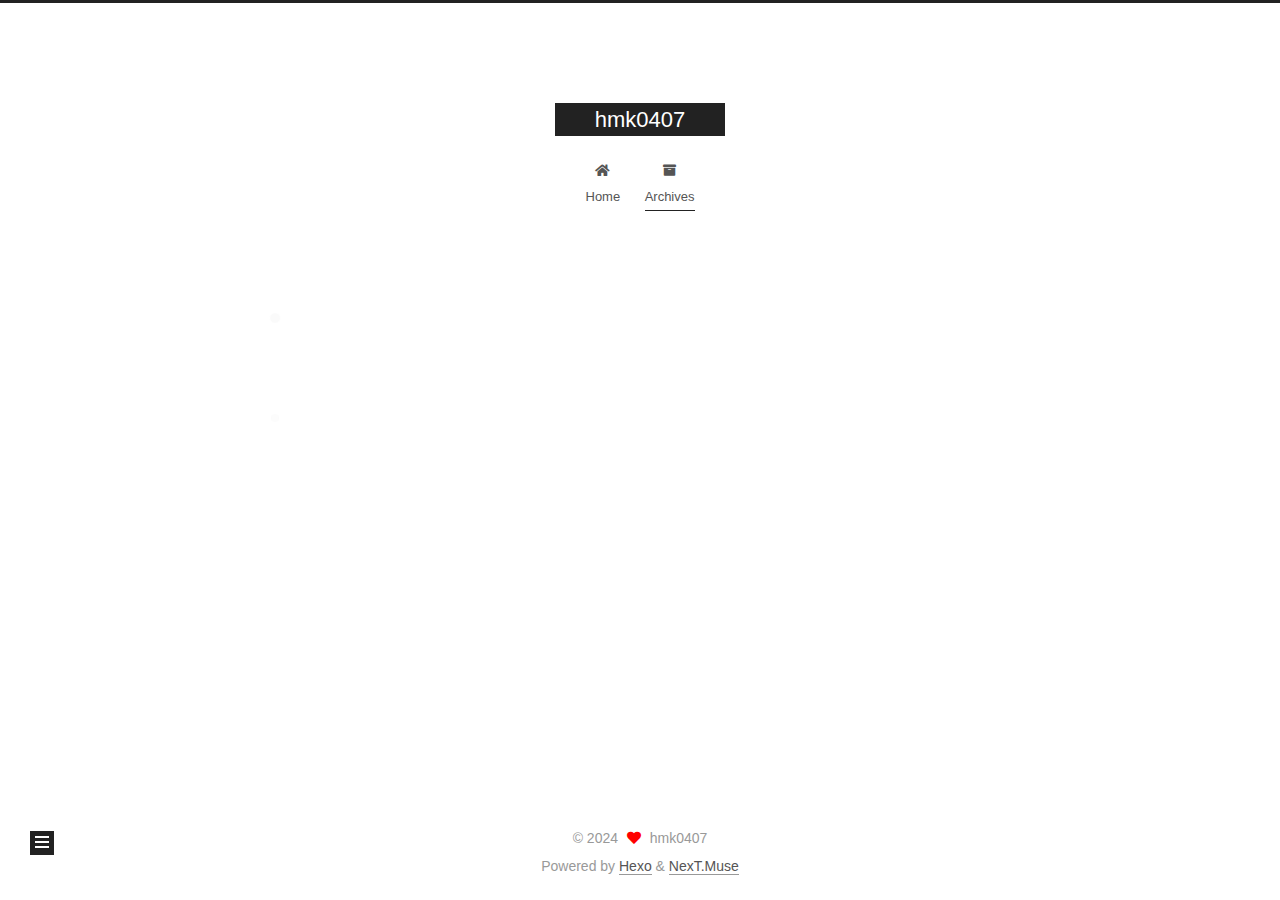
<file: archives/index.html>
<!DOCTYPE html>
<html lang="zh-Hans">
<head>
  <meta charset="UTF-8">
<meta name="viewport" content="width=device-width, initial-scale=1, maximum-scale=2">
<meta name="theme-color" content="#222">
<meta name="generator" content="Hexo 7.3.0">
  <link rel="apple-touch-icon" sizes="180x180" href="/images/apple-touch-icon-next.png">
  <link rel="icon" type="image/png" sizes="32x32" href="/images/favicon-32x32-next.png">
  <link rel="icon" type="image/png" sizes="16x16" href="/images/favicon-16x16-next.png">
  <link rel="mask-icon" href="/images/logo.svg" color="#222">

<link rel="stylesheet" href="/css/main.css">


<link rel="stylesheet" href="/lib/font-awesome/css/all.min.css">

<script id="hexo-configurations">
    var NexT = window.NexT || {};
    var CONFIG = {"hostname":"example.com","root":"/","scheme":"Muse","version":"7.8.0","exturl":false,"sidebar":{"position":"left","display":"post","padding":18,"offset":12,"onmobile":false},"copycode":{"enable":false,"show_result":false,"style":null},"back2top":{"enable":true,"sidebar":false,"scrollpercent":false},"bookmark":{"enable":false,"color":"#222","save":"auto"},"fancybox":false,"mediumzoom":false,"lazyload":false,"pangu":false,"comments":{"style":"tabs","active":null,"storage":true,"lazyload":false,"nav":null},"algolia":{"hits":{"per_page":10},"labels":{"input_placeholder":"Search for Posts","hits_empty":"We didn't find any results for the search: ${query}","hits_stats":"${hits} results found in ${time} ms"}},"localsearch":{"enable":false,"trigger":"auto","top_n_per_article":1,"unescape":false,"preload":false},"motion":{"enable":true,"async":false,"transition":{"post_block":"fadeIn","post_header":"slideDownIn","post_body":"slideDownIn","coll_header":"slideLeftIn","sidebar":"slideUpIn"}}};
  </script>

  <meta property="og:type" content="website">
<meta property="og:title" content="hmk0407">
<meta property="og:url" content="http://example.com/archives/index.html">
<meta property="og:site_name" content="hmk0407">
<meta property="og:locale">
<meta property="article:author" content="hmk0407">
<meta name="twitter:card" content="summary">

<link rel="canonical" href="http://example.com/archives/">


<script id="page-configurations">
  // https://hexo.io/docs/variables.html
  CONFIG.page = {
    sidebar: "",
    isHome : false,
    isPost : false,
    lang   : 'zh-Hans'
  };
</script>

  <title>Archive | hmk0407</title>
  






  <noscript>
  <style>
  .use-motion .brand,
  .use-motion .menu-item,
  .sidebar-inner,
  .use-motion .post-block,
  .use-motion .pagination,
  .use-motion .comments,
  .use-motion .post-header,
  .use-motion .post-body,
  .use-motion .collection-header { opacity: initial; }

  .use-motion .site-title,
  .use-motion .site-subtitle {
    opacity: initial;
    top: initial;
  }

  .use-motion .logo-line-before i { left: initial; }
  .use-motion .logo-line-after i { right: initial; }
  </style>
</noscript>

</head>

<body itemscope itemtype="http://schema.org/WebPage">
  <div class="container use-motion">
    <div class="headband"></div>

    <header class="header" itemscope itemtype="http://schema.org/WPHeader">
      <div class="header-inner"><div class="site-brand-container">
  <div class="site-nav-toggle">
    <div class="toggle" aria-label="Toggle navigation bar">
      <span class="toggle-line toggle-line-first"></span>
      <span class="toggle-line toggle-line-middle"></span>
      <span class="toggle-line toggle-line-last"></span>
    </div>
  </div>

  <div class="site-meta">

    <a href="/" class="brand" rel="start">
      <span class="logo-line-before"><i></i></span>
      <h1 class="site-title">hmk0407</h1>
      <span class="logo-line-after"><i></i></span>
    </a>
  </div>

  <div class="site-nav-right">
    <div class="toggle popup-trigger">
    </div>
  </div>
</div>




<nav class="site-nav">
  <ul id="menu" class="main-menu menu">
        <li class="menu-item menu-item-home">

    <a href="/" rel="section"><i class="fa fa-home fa-fw"></i>Home</a>

  </li>
        <li class="menu-item menu-item-archives">

    <a href="/archives/" rel="section"><i class="fa fa-archive fa-fw"></i>Archives</a>

  </li>
  </ul>
</nav>




</div>
    </header>

    
  <div class="back-to-top">
    <i class="fa fa-arrow-up"></i>
    <span>0%</span>
  </div>


    <main class="main">
      <div class="main-inner">
        <div class="content-wrap">
          

          <div class="content archive">
            

  
  
  
  <div class="post-block">
    <div class="posts-collapse">
      <div class="collection-title">
        <span class="collection-header">Um..! 4 posts in total. Keep on posting.</span>
      </div>

      
    <div class="collection-year">
      <span class="collection-header">2024</span>
    </div>

  <article itemscope itemtype="http://schema.org/Article">
    <header class="post-header">

      <div class="post-meta">
        <time itemprop="dateCreated"
              datetime="2024-08-23T19:53:47+08:00"
              content="2024-08-23">
          08-23
        </time>
      </div>

      <div class="post-title">
          <a class="post-title-link" href="/2024/08/23/L4/" itemprop="url">
            <span itemprop="name">Rust L4</span>
          </a>
      </div>

    </header>
  </article>

  <article itemscope itemtype="http://schema.org/Article">
    <header class="post-header">

      <div class="post-meta">
        <time itemprop="dateCreated"
              datetime="2024-08-20T08:03:16+08:00"
              content="2024-08-20">
          08-20
        </time>
      </div>

      <div class="post-title">
          <a class="post-title-link" href="/2024/08/20/L3/" itemprop="url">
            <span itemprop="name">Rust L3</span>
          </a>
      </div>

    </header>
  </article>

  <article itemscope itemtype="http://schema.org/Article">
    <header class="post-header">

      <div class="post-meta">
        <time itemprop="dateCreated"
              datetime="2024-08-19T10:54:51+08:00"
              content="2024-08-19">
          08-19
        </time>
      </div>

      <div class="post-title">
          <a class="post-title-link" href="/2024/08/19/L2/" itemprop="url">
            <span itemprop="name">Rust L2</span>
          </a>
      </div>

    </header>
  </article>

  <article itemscope itemtype="http://schema.org/Article">
    <header class="post-header">

      <div class="post-meta">
        <time itemprop="dateCreated"
              datetime="2024-08-18T23:07:33+08:00"
              content="2024-08-18">
          08-18
        </time>
      </div>

      <div class="post-title">
          <a class="post-title-link" href="/2024/08/18/L1%20/" itemprop="url">
            <span itemprop="name">Rust L1</span>
          </a>
      </div>

    </header>
  </article>


    </div>
  </div>
  
  
  

  



          </div>
          

<script>
  window.addEventListener('tabs:register', () => {
    let { activeClass } = CONFIG.comments;
    if (CONFIG.comments.storage) {
      activeClass = localStorage.getItem('comments_active') || activeClass;
    }
    if (activeClass) {
      let activeTab = document.querySelector(`a[href="#comment-${activeClass}"]`);
      if (activeTab) {
        activeTab.click();
      }
    }
  });
  if (CONFIG.comments.storage) {
    window.addEventListener('tabs:click', event => {
      if (!event.target.matches('.tabs-comment .tab-content .tab-pane')) return;
      let commentClass = event.target.classList[1];
      localStorage.setItem('comments_active', commentClass);
    });
  }
</script>

        </div>
          
  
  <div class="toggle sidebar-toggle">
    <span class="toggle-line toggle-line-first"></span>
    <span class="toggle-line toggle-line-middle"></span>
    <span class="toggle-line toggle-line-last"></span>
  </div>

  <aside class="sidebar">
    <div class="sidebar-inner">

      <ul class="sidebar-nav motion-element">
        <li class="sidebar-nav-toc">
          Table of Contents
        </li>
        <li class="sidebar-nav-overview">
          Overview
        </li>
      </ul>

      <!--noindex-->
      <div class="post-toc-wrap sidebar-panel">
      </div>
      <!--/noindex-->

      <div class="site-overview-wrap sidebar-panel">
        <div class="site-author motion-element" itemprop="author" itemscope itemtype="http://schema.org/Person">
  <p class="site-author-name" itemprop="name">hmk0407</p>
  <div class="site-description" itemprop="description"></div>
</div>
<div class="site-state-wrap motion-element">
  <nav class="site-state">
      <div class="site-state-item site-state-posts">
          <a href="/archives/">
        
          <span class="site-state-item-count">4</span>
          <span class="site-state-item-name">posts</span>
        </a>
      </div>
  </nav>
</div>



      </div>

    </div>
  </aside>
  <div id="sidebar-dimmer"></div>


      </div>
    </main>

    <footer class="footer">
      <div class="footer-inner">
        

        

<div class="copyright">
  
  &copy; 
  <span itemprop="copyrightYear">2024</span>
  <span class="with-love">
    <i class="fa fa-heart"></i>
  </span>
  <span class="author" itemprop="copyrightHolder">hmk0407</span>
</div>
  <div class="powered-by">Powered by <a href="https://hexo.io/" class="theme-link" rel="noopener" target="_blank">Hexo</a> & <a href="https://muse.theme-next.org/" class="theme-link" rel="noopener" target="_blank">NexT.Muse</a>
  </div>

        








      </div>
    </footer>
  </div>

  
  <script src="/lib/anime.min.js"></script>
  <script src="/lib/velocity/velocity.min.js"></script>
  <script src="/lib/velocity/velocity.ui.min.js"></script>

<script src="/js/utils.js"></script>

<script src="/js/motion.js"></script>


<script src="/js/schemes/muse.js"></script>


<script src="/js/next-boot.js"></script>




  















  

  

</body>
</html>
</file>
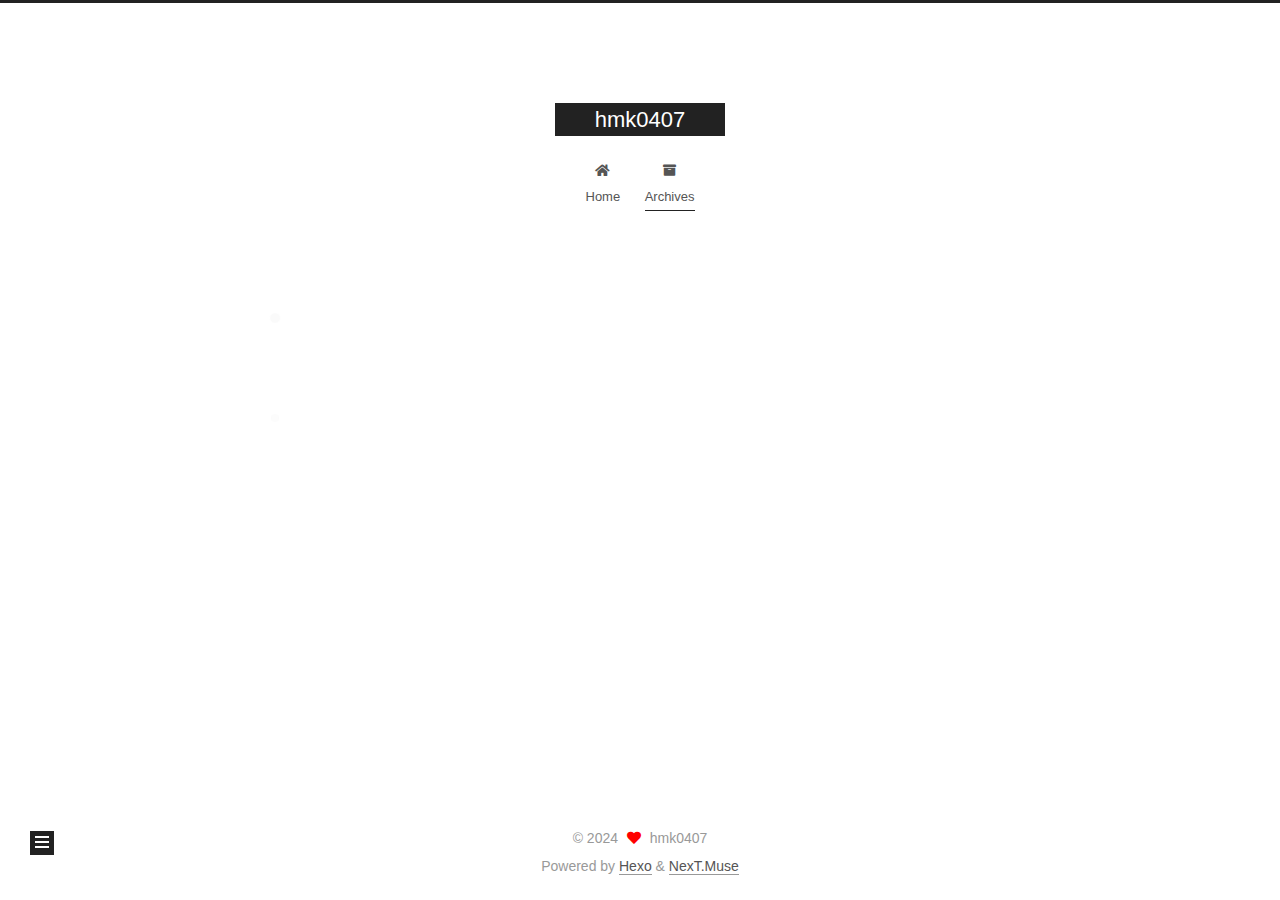
<file: archives/2024/index.html>
<!DOCTYPE html>
<html lang="zh-Hans">
<head>
  <meta charset="UTF-8">
<meta name="viewport" content="width=device-width, initial-scale=1, maximum-scale=2">
<meta name="theme-color" content="#222">
<meta name="generator" content="Hexo 7.3.0">
  <link rel="apple-touch-icon" sizes="180x180" href="/images/apple-touch-icon-next.png">
  <link rel="icon" type="image/png" sizes="32x32" href="/images/favicon-32x32-next.png">
  <link rel="icon" type="image/png" sizes="16x16" href="/images/favicon-16x16-next.png">
  <link rel="mask-icon" href="/images/logo.svg" color="#222">

<link rel="stylesheet" href="/css/main.css">


<link rel="stylesheet" href="/lib/font-awesome/css/all.min.css">

<script id="hexo-configurations">
    var NexT = window.NexT || {};
    var CONFIG = {"hostname":"example.com","root":"/","scheme":"Muse","version":"7.8.0","exturl":false,"sidebar":{"position":"left","display":"post","padding":18,"offset":12,"onmobile":false},"copycode":{"enable":false,"show_result":false,"style":null},"back2top":{"enable":true,"sidebar":false,"scrollpercent":false},"bookmark":{"enable":false,"color":"#222","save":"auto"},"fancybox":false,"mediumzoom":false,"lazyload":false,"pangu":false,"comments":{"style":"tabs","active":null,"storage":true,"lazyload":false,"nav":null},"algolia":{"hits":{"per_page":10},"labels":{"input_placeholder":"Search for Posts","hits_empty":"We didn't find any results for the search: ${query}","hits_stats":"${hits} results found in ${time} ms"}},"localsearch":{"enable":false,"trigger":"auto","top_n_per_article":1,"unescape":false,"preload":false},"motion":{"enable":true,"async":false,"transition":{"post_block":"fadeIn","post_header":"slideDownIn","post_body":"slideDownIn","coll_header":"slideLeftIn","sidebar":"slideUpIn"}}};
  </script>

  <meta property="og:type" content="website">
<meta property="og:title" content="hmk0407">
<meta property="og:url" content="http://example.com/archives/2024/index.html">
<meta property="og:site_name" content="hmk0407">
<meta property="og:locale">
<meta property="article:author" content="hmk0407">
<meta name="twitter:card" content="summary">

<link rel="canonical" href="http://example.com/archives/2024/">


<script id="page-configurations">
  // https://hexo.io/docs/variables.html
  CONFIG.page = {
    sidebar: "",
    isHome : false,
    isPost : false,
    lang   : 'zh-Hans'
  };
</script>

  <title>Archive | hmk0407</title>
  






  <noscript>
  <style>
  .use-motion .brand,
  .use-motion .menu-item,
  .sidebar-inner,
  .use-motion .post-block,
  .use-motion .pagination,
  .use-motion .comments,
  .use-motion .post-header,
  .use-motion .post-body,
  .use-motion .collection-header { opacity: initial; }

  .use-motion .site-title,
  .use-motion .site-subtitle {
    opacity: initial;
    top: initial;
  }

  .use-motion .logo-line-before i { left: initial; }
  .use-motion .logo-line-after i { right: initial; }
  </style>
</noscript>

</head>

<body itemscope itemtype="http://schema.org/WebPage">
  <div class="container use-motion">
    <div class="headband"></div>

    <header class="header" itemscope itemtype="http://schema.org/WPHeader">
      <div class="header-inner"><div class="site-brand-container">
  <div class="site-nav-toggle">
    <div class="toggle" aria-label="Toggle navigation bar">
      <span class="toggle-line toggle-line-first"></span>
      <span class="toggle-line toggle-line-middle"></span>
      <span class="toggle-line toggle-line-last"></span>
    </div>
  </div>

  <div class="site-meta">

    <a href="/" class="brand" rel="start">
      <span class="logo-line-before"><i></i></span>
      <h1 class="site-title">hmk0407</h1>
      <span class="logo-line-after"><i></i></span>
    </a>
  </div>

  <div class="site-nav-right">
    <div class="toggle popup-trigger">
    </div>
  </div>
</div>




<nav class="site-nav">
  <ul id="menu" class="main-menu menu">
        <li class="menu-item menu-item-home">

    <a href="/" rel="section"><i class="fa fa-home fa-fw"></i>Home</a>

  </li>
        <li class="menu-item menu-item-archives">

    <a href="/archives/" rel="section"><i class="fa fa-archive fa-fw"></i>Archives</a>

  </li>
  </ul>
</nav>




</div>
    </header>

    
  <div class="back-to-top">
    <i class="fa fa-arrow-up"></i>
    <span>0%</span>
  </div>


    <main class="main">
      <div class="main-inner">
        <div class="content-wrap">
          

          <div class="content archive">
            

  
  
  
  <div class="post-block">
    <div class="posts-collapse">
      <div class="collection-title">
        <span class="collection-header">Um..! 4 posts in total. Keep on posting.</span>
      </div>

      
    <div class="collection-year">
      <span class="collection-header">2024</span>
    </div>

  <article itemscope itemtype="http://schema.org/Article">
    <header class="post-header">

      <div class="post-meta">
        <time itemprop="dateCreated"
              datetime="2024-08-23T19:53:47+08:00"
              content="2024-08-23">
          08-23
        </time>
      </div>

      <div class="post-title">
          <a class="post-title-link" href="/2024/08/23/L4/" itemprop="url">
            <span itemprop="name">Rust L4</span>
          </a>
      </div>

    </header>
  </article>

  <article itemscope itemtype="http://schema.org/Article">
    <header class="post-header">

      <div class="post-meta">
        <time itemprop="dateCreated"
              datetime="2024-08-20T08:03:16+08:00"
              content="2024-08-20">
          08-20
        </time>
      </div>

      <div class="post-title">
          <a class="post-title-link" href="/2024/08/20/L3/" itemprop="url">
            <span itemprop="name">Rust L3</span>
          </a>
      </div>

    </header>
  </article>

  <article itemscope itemtype="http://schema.org/Article">
    <header class="post-header">

      <div class="post-meta">
        <time itemprop="dateCreated"
              datetime="2024-08-19T10:54:51+08:00"
              content="2024-08-19">
          08-19
        </time>
      </div>

      <div class="post-title">
          <a class="post-title-link" href="/2024/08/19/L2/" itemprop="url">
            <span itemprop="name">Rust L2</span>
          </a>
      </div>

    </header>
  </article>

  <article itemscope itemtype="http://schema.org/Article">
    <header class="post-header">

      <div class="post-meta">
        <time itemprop="dateCreated"
              datetime="2024-08-18T23:07:33+08:00"
              content="2024-08-18">
          08-18
        </time>
      </div>

      <div class="post-title">
          <a class="post-title-link" href="/2024/08/18/L1%20/" itemprop="url">
            <span itemprop="name">Rust L1</span>
          </a>
      </div>

    </header>
  </article>


    </div>
  </div>
  
  
  

  



          </div>
          

<script>
  window.addEventListener('tabs:register', () => {
    let { activeClass } = CONFIG.comments;
    if (CONFIG.comments.storage) {
      activeClass = localStorage.getItem('comments_active') || activeClass;
    }
    if (activeClass) {
      let activeTab = document.querySelector(`a[href="#comment-${activeClass}"]`);
      if (activeTab) {
        activeTab.click();
      }
    }
  });
  if (CONFIG.comments.storage) {
    window.addEventListener('tabs:click', event => {
      if (!event.target.matches('.tabs-comment .tab-content .tab-pane')) return;
      let commentClass = event.target.classList[1];
      localStorage.setItem('comments_active', commentClass);
    });
  }
</script>

        </div>
          
  
  <div class="toggle sidebar-toggle">
    <span class="toggle-line toggle-line-first"></span>
    <span class="toggle-line toggle-line-middle"></span>
    <span class="toggle-line toggle-line-last"></span>
  </div>

  <aside class="sidebar">
    <div class="sidebar-inner">

      <ul class="sidebar-nav motion-element">
        <li class="sidebar-nav-toc">
          Table of Contents
        </li>
        <li class="sidebar-nav-overview">
          Overview
        </li>
      </ul>

      <!--noindex-->
      <div class="post-toc-wrap sidebar-panel">
      </div>
      <!--/noindex-->

      <div class="site-overview-wrap sidebar-panel">
        <div class="site-author motion-element" itemprop="author" itemscope itemtype="http://schema.org/Person">
  <p class="site-author-name" itemprop="name">hmk0407</p>
  <div class="site-description" itemprop="description"></div>
</div>
<div class="site-state-wrap motion-element">
  <nav class="site-state">
      <div class="site-state-item site-state-posts">
          <a href="/archives/">
        
          <span class="site-state-item-count">4</span>
          <span class="site-state-item-name">posts</span>
        </a>
      </div>
  </nav>
</div>



      </div>

    </div>
  </aside>
  <div id="sidebar-dimmer"></div>


      </div>
    </main>

    <footer class="footer">
      <div class="footer-inner">
        

        

<div class="copyright">
  
  &copy; 
  <span itemprop="copyrightYear">2024</span>
  <span class="with-love">
    <i class="fa fa-heart"></i>
  </span>
  <span class="author" itemprop="copyrightHolder">hmk0407</span>
</div>
  <div class="powered-by">Powered by <a href="https://hexo.io/" class="theme-link" rel="noopener" target="_blank">Hexo</a> & <a href="https://muse.theme-next.org/" class="theme-link" rel="noopener" target="_blank">NexT.Muse</a>
  </div>

        








      </div>
    </footer>
  </div>

  
  <script src="/lib/anime.min.js"></script>
  <script src="/lib/velocity/velocity.min.js"></script>
  <script src="/lib/velocity/velocity.ui.min.js"></script>

<script src="/js/utils.js"></script>

<script src="/js/motion.js"></script>


<script src="/js/schemes/muse.js"></script>


<script src="/js/next-boot.js"></script>




  















  

  

</body>
</html>
</file>
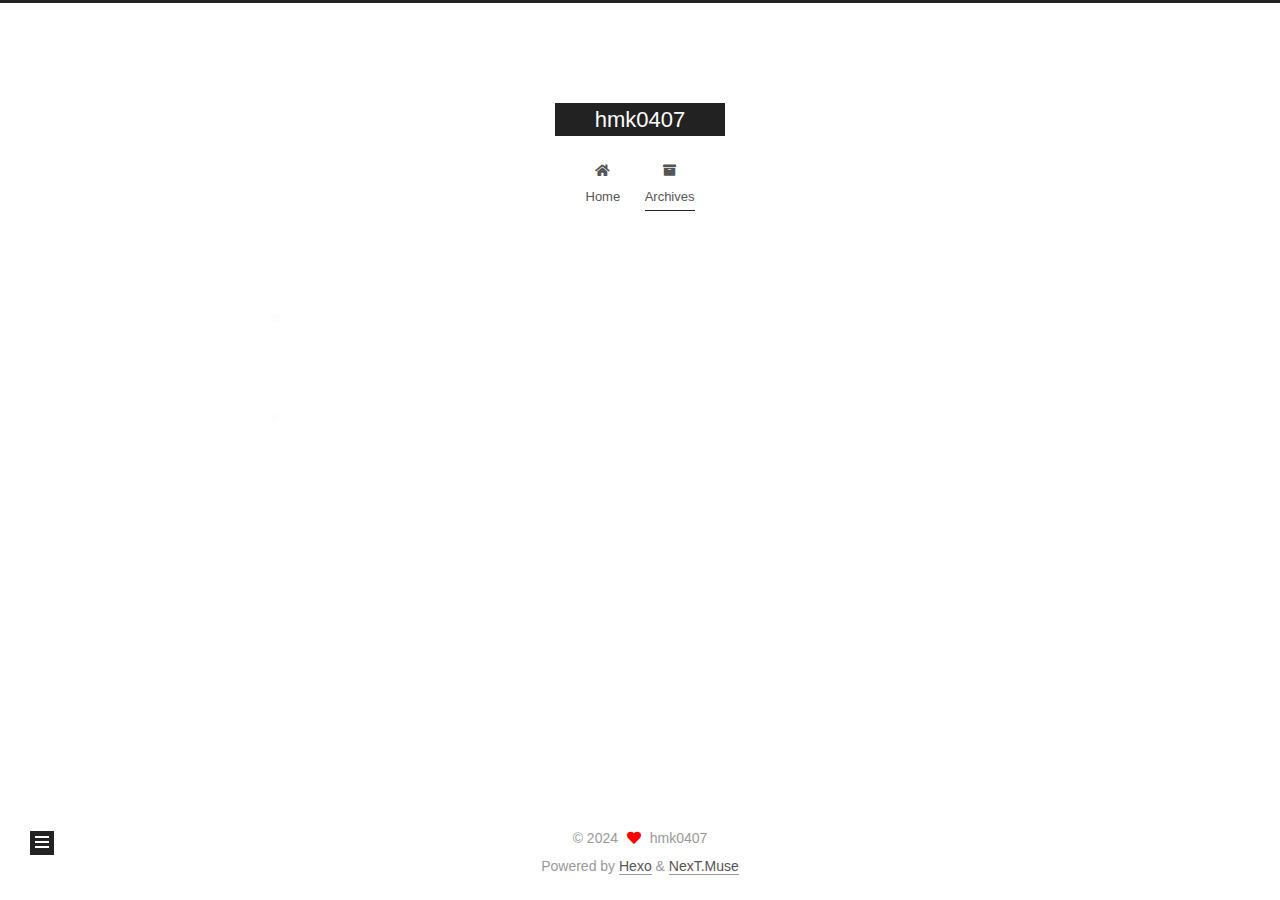
<file: archives/2024/08/index.html>
<!DOCTYPE html>
<html lang="zh-Hans">
<head>
  <meta charset="UTF-8">
<meta name="viewport" content="width=device-width, initial-scale=1, maximum-scale=2">
<meta name="theme-color" content="#222">
<meta name="generator" content="Hexo 7.3.0">
  <link rel="apple-touch-icon" sizes="180x180" href="/images/apple-touch-icon-next.png">
  <link rel="icon" type="image/png" sizes="32x32" href="/images/favicon-32x32-next.png">
  <link rel="icon" type="image/png" sizes="16x16" href="/images/favicon-16x16-next.png">
  <link rel="mask-icon" href="/images/logo.svg" color="#222">

<link rel="stylesheet" href="/css/main.css">


<link rel="stylesheet" href="/lib/font-awesome/css/all.min.css">

<script id="hexo-configurations">
    var NexT = window.NexT || {};
    var CONFIG = {"hostname":"example.com","root":"/","scheme":"Muse","version":"7.8.0","exturl":false,"sidebar":{"position":"left","display":"post","padding":18,"offset":12,"onmobile":false},"copycode":{"enable":false,"show_result":false,"style":null},"back2top":{"enable":true,"sidebar":false,"scrollpercent":false},"bookmark":{"enable":false,"color":"#222","save":"auto"},"fancybox":false,"mediumzoom":false,"lazyload":false,"pangu":false,"comments":{"style":"tabs","active":null,"storage":true,"lazyload":false,"nav":null},"algolia":{"hits":{"per_page":10},"labels":{"input_placeholder":"Search for Posts","hits_empty":"We didn't find any results for the search: ${query}","hits_stats":"${hits} results found in ${time} ms"}},"localsearch":{"enable":false,"trigger":"auto","top_n_per_article":1,"unescape":false,"preload":false},"motion":{"enable":true,"async":false,"transition":{"post_block":"fadeIn","post_header":"slideDownIn","post_body":"slideDownIn","coll_header":"slideLeftIn","sidebar":"slideUpIn"}}};
  </script>

  <meta property="og:type" content="website">
<meta property="og:title" content="hmk0407">
<meta property="og:url" content="http://example.com/archives/2024/08/index.html">
<meta property="og:site_name" content="hmk0407">
<meta property="og:locale">
<meta property="article:author" content="hmk0407">
<meta name="twitter:card" content="summary">

<link rel="canonical" href="http://example.com/archives/2024/08/">


<script id="page-configurations">
  // https://hexo.io/docs/variables.html
  CONFIG.page = {
    sidebar: "",
    isHome : false,
    isPost : false,
    lang   : 'zh-Hans'
  };
</script>

  <title>Archive | hmk0407</title>
  






  <noscript>
  <style>
  .use-motion .brand,
  .use-motion .menu-item,
  .sidebar-inner,
  .use-motion .post-block,
  .use-motion .pagination,
  .use-motion .comments,
  .use-motion .post-header,
  .use-motion .post-body,
  .use-motion .collection-header { opacity: initial; }

  .use-motion .site-title,
  .use-motion .site-subtitle {
    opacity: initial;
    top: initial;
  }

  .use-motion .logo-line-before i { left: initial; }
  .use-motion .logo-line-after i { right: initial; }
  </style>
</noscript>

</head>

<body itemscope itemtype="http://schema.org/WebPage">
  <div class="container use-motion">
    <div class="headband"></div>

    <header class="header" itemscope itemtype="http://schema.org/WPHeader">
      <div class="header-inner"><div class="site-brand-container">
  <div class="site-nav-toggle">
    <div class="toggle" aria-label="Toggle navigation bar">
      <span class="toggle-line toggle-line-first"></span>
      <span class="toggle-line toggle-line-middle"></span>
      <span class="toggle-line toggle-line-last"></span>
    </div>
  </div>

  <div class="site-meta">

    <a href="/" class="brand" rel="start">
      <span class="logo-line-before"><i></i></span>
      <h1 class="site-title">hmk0407</h1>
      <span class="logo-line-after"><i></i></span>
    </a>
  </div>

  <div class="site-nav-right">
    <div class="toggle popup-trigger">
    </div>
  </div>
</div>




<nav class="site-nav">
  <ul id="menu" class="main-menu menu">
        <li class="menu-item menu-item-home">

    <a href="/" rel="section"><i class="fa fa-home fa-fw"></i>Home</a>

  </li>
        <li class="menu-item menu-item-archives">

    <a href="/archives/" rel="section"><i class="fa fa-archive fa-fw"></i>Archives</a>

  </li>
  </ul>
</nav>




</div>
    </header>

    
  <div class="back-to-top">
    <i class="fa fa-arrow-up"></i>
    <span>0%</span>
  </div>


    <main class="main">
      <div class="main-inner">
        <div class="content-wrap">
          

          <div class="content archive">
            

  
  
  
  <div class="post-block">
    <div class="posts-collapse">
      <div class="collection-title">
        <span class="collection-header">Um..! 4 posts in total. Keep on posting.</span>
      </div>

      
    <div class="collection-year">
      <span class="collection-header">2024</span>
    </div>

  <article itemscope itemtype="http://schema.org/Article">
    <header class="post-header">

      <div class="post-meta">
        <time itemprop="dateCreated"
              datetime="2024-08-23T19:53:47+08:00"
              content="2024-08-23">
          08-23
        </time>
      </div>

      <div class="post-title">
          <a class="post-title-link" href="/2024/08/23/L4/" itemprop="url">
            <span itemprop="name">Rust L4</span>
          </a>
      </div>

    </header>
  </article>

  <article itemscope itemtype="http://schema.org/Article">
    <header class="post-header">

      <div class="post-meta">
        <time itemprop="dateCreated"
              datetime="2024-08-20T08:03:16+08:00"
              content="2024-08-20">
          08-20
        </time>
      </div>

      <div class="post-title">
          <a class="post-title-link" href="/2024/08/20/L3/" itemprop="url">
            <span itemprop="name">Rust L3</span>
          </a>
      </div>

    </header>
  </article>

  <article itemscope itemtype="http://schema.org/Article">
    <header class="post-header">

      <div class="post-meta">
        <time itemprop="dateCreated"
              datetime="2024-08-19T10:54:51+08:00"
              content="2024-08-19">
          08-19
        </time>
      </div>

      <div class="post-title">
          <a class="post-title-link" href="/2024/08/19/L2/" itemprop="url">
            <span itemprop="name">Rust L2</span>
          </a>
      </div>

    </header>
  </article>

  <article itemscope itemtype="http://schema.org/Article">
    <header class="post-header">

      <div class="post-meta">
        <time itemprop="dateCreated"
              datetime="2024-08-18T23:07:33+08:00"
              content="2024-08-18">
          08-18
        </time>
      </div>

      <div class="post-title">
          <a class="post-title-link" href="/2024/08/18/L1%20/" itemprop="url">
            <span itemprop="name">Rust L1</span>
          </a>
      </div>

    </header>
  </article>


    </div>
  </div>
  
  
  

  



          </div>
          

<script>
  window.addEventListener('tabs:register', () => {
    let { activeClass } = CONFIG.comments;
    if (CONFIG.comments.storage) {
      activeClass = localStorage.getItem('comments_active') || activeClass;
    }
    if (activeClass) {
      let activeTab = document.querySelector(`a[href="#comment-${activeClass}"]`);
      if (activeTab) {
        activeTab.click();
      }
    }
  });
  if (CONFIG.comments.storage) {
    window.addEventListener('tabs:click', event => {
      if (!event.target.matches('.tabs-comment .tab-content .tab-pane')) return;
      let commentClass = event.target.classList[1];
      localStorage.setItem('comments_active', commentClass);
    });
  }
</script>

        </div>
          
  
  <div class="toggle sidebar-toggle">
    <span class="toggle-line toggle-line-first"></span>
    <span class="toggle-line toggle-line-middle"></span>
    <span class="toggle-line toggle-line-last"></span>
  </div>

  <aside class="sidebar">
    <div class="sidebar-inner">

      <ul class="sidebar-nav motion-element">
        <li class="sidebar-nav-toc">
          Table of Contents
        </li>
        <li class="sidebar-nav-overview">
          Overview
        </li>
      </ul>

      <!--noindex-->
      <div class="post-toc-wrap sidebar-panel">
      </div>
      <!--/noindex-->

      <div class="site-overview-wrap sidebar-panel">
        <div class="site-author motion-element" itemprop="author" itemscope itemtype="http://schema.org/Person">
  <p class="site-author-name" itemprop="name">hmk0407</p>
  <div class="site-description" itemprop="description"></div>
</div>
<div class="site-state-wrap motion-element">
  <nav class="site-state">
      <div class="site-state-item site-state-posts">
          <a href="/archives/">
        
          <span class="site-state-item-count">4</span>
          <span class="site-state-item-name">posts</span>
        </a>
      </div>
  </nav>
</div>



      </div>

    </div>
  </aside>
  <div id="sidebar-dimmer"></div>


      </div>
    </main>

    <footer class="footer">
      <div class="footer-inner">
        

        

<div class="copyright">
  
  &copy; 
  <span itemprop="copyrightYear">2024</span>
  <span class="with-love">
    <i class="fa fa-heart"></i>
  </span>
  <span class="author" itemprop="copyrightHolder">hmk0407</span>
</div>
  <div class="powered-by">Powered by <a href="https://hexo.io/" class="theme-link" rel="noopener" target="_blank">Hexo</a> & <a href="https://muse.theme-next.org/" class="theme-link" rel="noopener" target="_blank">NexT.Muse</a>
  </div>

        








      </div>
    </footer>
  </div>

  
  <script src="/lib/anime.min.js"></script>
  <script src="/lib/velocity/velocity.min.js"></script>
  <script src="/lib/velocity/velocity.ui.min.js"></script>

<script src="/js/utils.js"></script>

<script src="/js/motion.js"></script>


<script src="/js/schemes/muse.js"></script>


<script src="/js/next-boot.js"></script>




  















  

  

</body>
</html>
</file>
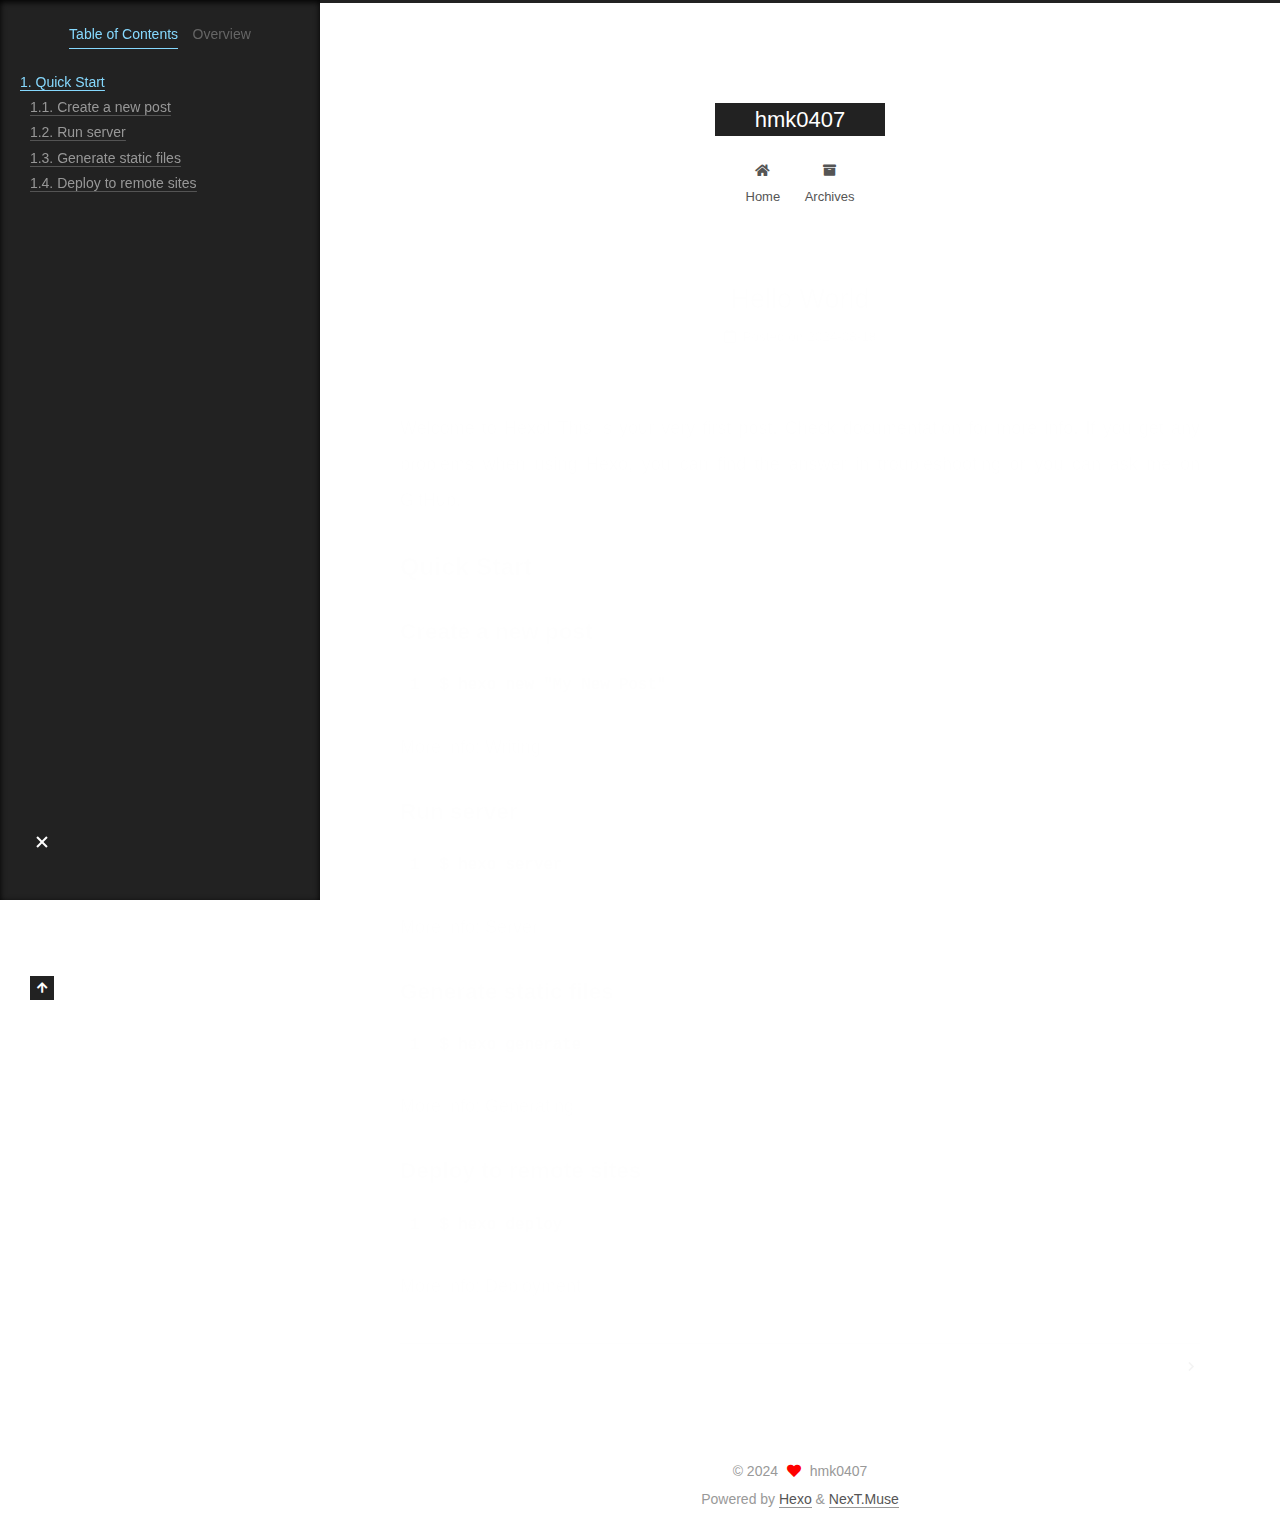
<file: 2024/08/18/hello-world/index.html>
<!DOCTYPE html>
<html lang="zh-Hans">
<head>
  <meta charset="UTF-8">
<meta name="viewport" content="width=device-width, initial-scale=1, maximum-scale=2">
<meta name="theme-color" content="#222">
<meta name="generator" content="Hexo 7.3.0">
  <link rel="apple-touch-icon" sizes="180x180" href="/images/apple-touch-icon-next.png">
  <link rel="icon" type="image/png" sizes="32x32" href="/images/favicon-32x32-next.png">
  <link rel="icon" type="image/png" sizes="16x16" href="/images/favicon-16x16-next.png">
  <link rel="mask-icon" href="/images/logo.svg" color="#222">

<link rel="stylesheet" href="/css/main.css">


<link rel="stylesheet" href="/lib/font-awesome/css/all.min.css">

<script id="hexo-configurations">
    var NexT = window.NexT || {};
    var CONFIG = {"hostname":"example.com","root":"/","scheme":"Muse","version":"7.8.0","exturl":false,"sidebar":{"position":"left","display":"post","padding":18,"offset":12,"onmobile":false},"copycode":{"enable":false,"show_result":false,"style":null},"back2top":{"enable":true,"sidebar":false,"scrollpercent":false},"bookmark":{"enable":false,"color":"#222","save":"auto"},"fancybox":false,"mediumzoom":false,"lazyload":false,"pangu":false,"comments":{"style":"tabs","active":null,"storage":true,"lazyload":false,"nav":null},"algolia":{"hits":{"per_page":10},"labels":{"input_placeholder":"Search for Posts","hits_empty":"We didn't find any results for the search: ${query}","hits_stats":"${hits} results found in ${time} ms"}},"localsearch":{"enable":false,"trigger":"auto","top_n_per_article":1,"unescape":false,"preload":false},"motion":{"enable":true,"async":false,"transition":{"post_block":"fadeIn","post_header":"slideDownIn","post_body":"slideDownIn","coll_header":"slideLeftIn","sidebar":"slideUpIn"}}};
  </script>

  <meta name="description" content="Welcome to Hexo! This is your very first post. Check documentation for more info. If you get any problems when using Hexo, you can find the answer in troubleshooting or you can ask me on GitHub. Quick">
<meta property="og:type" content="article">
<meta property="og:title" content="Hello World">
<meta property="og:url" content="http://example.com/2024/08/18/hello-world/index.html">
<meta property="og:site_name" content="hmk0407">
<meta property="og:description" content="Welcome to Hexo! This is your very first post. Check documentation for more info. If you get any problems when using Hexo, you can find the answer in troubleshooting or you can ask me on GitHub. Quick">
<meta property="og:locale">
<meta property="article:published_time" content="2024-08-18T13:35:27.117Z">
<meta property="article:modified_time" content="2024-08-18T13:35:27.117Z">
<meta property="article:author" content="hmk0407">
<meta name="twitter:card" content="summary">

<link rel="canonical" href="http://example.com/2024/08/18/hello-world/">


<script id="page-configurations">
  // https://hexo.io/docs/variables.html
  CONFIG.page = {
    sidebar: "",
    isHome : false,
    isPost : true,
    lang   : 'zh-Hans'
  };
</script>

  <title>Hello World | hmk0407</title>
  






  <noscript>
  <style>
  .use-motion .brand,
  .use-motion .menu-item,
  .sidebar-inner,
  .use-motion .post-block,
  .use-motion .pagination,
  .use-motion .comments,
  .use-motion .post-header,
  .use-motion .post-body,
  .use-motion .collection-header { opacity: initial; }

  .use-motion .site-title,
  .use-motion .site-subtitle {
    opacity: initial;
    top: initial;
  }

  .use-motion .logo-line-before i { left: initial; }
  .use-motion .logo-line-after i { right: initial; }
  </style>
</noscript>

</head>

<body itemscope itemtype="http://schema.org/WebPage">
  <div class="container use-motion">
    <div class="headband"></div>

    <header class="header" itemscope itemtype="http://schema.org/WPHeader">
      <div class="header-inner"><div class="site-brand-container">
  <div class="site-nav-toggle">
    <div class="toggle" aria-label="Toggle navigation bar">
      <span class="toggle-line toggle-line-first"></span>
      <span class="toggle-line toggle-line-middle"></span>
      <span class="toggle-line toggle-line-last"></span>
    </div>
  </div>

  <div class="site-meta">

    <a href="/" class="brand" rel="start">
      <span class="logo-line-before"><i></i></span>
      <h1 class="site-title">hmk0407</h1>
      <span class="logo-line-after"><i></i></span>
    </a>
  </div>

  <div class="site-nav-right">
    <div class="toggle popup-trigger">
    </div>
  </div>
</div>




<nav class="site-nav">
  <ul id="menu" class="main-menu menu">
        <li class="menu-item menu-item-home">

    <a href="/" rel="section"><i class="fa fa-home fa-fw"></i>Home</a>

  </li>
        <li class="menu-item menu-item-archives">

    <a href="/archives/" rel="section"><i class="fa fa-archive fa-fw"></i>Archives</a>

  </li>
  </ul>
</nav>




</div>
    </header>

    
  <div class="back-to-top">
    <i class="fa fa-arrow-up"></i>
    <span>0%</span>
  </div>


    <main class="main">
      <div class="main-inner">
        <div class="content-wrap">
          

          <div class="content post posts-expand">
            

    
  
  
  <article itemscope itemtype="http://schema.org/Article" class="post-block" lang="zh-Hans">
    <link itemprop="mainEntityOfPage" href="http://example.com/2024/08/18/hello-world/">

    <span hidden itemprop="author" itemscope itemtype="http://schema.org/Person">
      <meta itemprop="image" content="/images/avatar.gif">
      <meta itemprop="name" content="hmk0407">
      <meta itemprop="description" content="">
    </span>

    <span hidden itemprop="publisher" itemscope itemtype="http://schema.org/Organization">
      <meta itemprop="name" content="hmk0407">
    </span>
      <header class="post-header">
        <h1 class="post-title" itemprop="name headline">
          Hello World
        </h1>

        <div class="post-meta">
            <span class="post-meta-item">
              <span class="post-meta-item-icon">
                <i class="far fa-calendar"></i>
              </span>
              <span class="post-meta-item-text">Posted on</span>

              <time title="Created: 2024-08-18 21:35:27" itemprop="dateCreated datePublished" datetime="2024-08-18T21:35:27+08:00">2024-08-18</time>
            </span>

          

        </div>
      </header>

    
    
    
    <div class="post-body" itemprop="articleBody">

      
        <p>Welcome to <a target="_blank" rel="noopener" href="https://hexo.io/">Hexo</a>! This is your very first post. Check <a target="_blank" rel="noopener" href="https://hexo.io/docs/">documentation</a> for more info. If you get any problems when using Hexo, you can find the answer in <a target="_blank" rel="noopener" href="https://hexo.io/docs/troubleshooting.html">troubleshooting</a> or you can ask me on <a target="_blank" rel="noopener" href="https://github.com/hexojs/hexo/issues">GitHub</a>.</p>
<h2 id="Quick-Start"><a href="#Quick-Start" class="headerlink" title="Quick Start"></a>Quick Start</h2><h3 id="Create-a-new-post"><a href="#Create-a-new-post" class="headerlink" title="Create a new post"></a>Create a new post</h3><figure class="highlight bash"><table><tr><td class="gutter"><pre><span class="line">1</span><br></pre></td><td class="code"><pre><span class="line">$ hexo new <span class="string">&quot;My New Post&quot;</span></span><br></pre></td></tr></table></figure>

<p>More info: <a target="_blank" rel="noopener" href="https://hexo.io/docs/writing.html">Writing</a></p>
<h3 id="Run-server"><a href="#Run-server" class="headerlink" title="Run server"></a>Run server</h3><figure class="highlight bash"><table><tr><td class="gutter"><pre><span class="line">1</span><br></pre></td><td class="code"><pre><span class="line">$ hexo server</span><br></pre></td></tr></table></figure>

<p>More info: <a target="_blank" rel="noopener" href="https://hexo.io/docs/server.html">Server</a></p>
<h3 id="Generate-static-files"><a href="#Generate-static-files" class="headerlink" title="Generate static files"></a>Generate static files</h3><figure class="highlight bash"><table><tr><td class="gutter"><pre><span class="line">1</span><br></pre></td><td class="code"><pre><span class="line">$ hexo generate</span><br></pre></td></tr></table></figure>

<p>More info: <a target="_blank" rel="noopener" href="https://hexo.io/docs/generating.html">Generating</a></p>
<h3 id="Deploy-to-remote-sites"><a href="#Deploy-to-remote-sites" class="headerlink" title="Deploy to remote sites"></a>Deploy to remote sites</h3><figure class="highlight bash"><table><tr><td class="gutter"><pre><span class="line">1</span><br></pre></td><td class="code"><pre><span class="line">$ hexo deploy</span><br></pre></td></tr></table></figure>

<p>More info: <a target="_blank" rel="noopener" href="https://hexo.io/docs/one-command-deployment.html">Deployment</a></p>

    </div>

    
    
    

      <footer class="post-footer">

        


        
    <div class="post-nav">
      <div class="post-nav-item"></div>
      <div class="post-nav-item">
    <a href="/2024/08/18/L1%20/" rel="next" title="">
       <i class="fa fa-chevron-right"></i>
    </a></div>
    </div>
      </footer>
    
  </article>
  
  
  



          </div>
          

<script>
  window.addEventListener('tabs:register', () => {
    let { activeClass } = CONFIG.comments;
    if (CONFIG.comments.storage) {
      activeClass = localStorage.getItem('comments_active') || activeClass;
    }
    if (activeClass) {
      let activeTab = document.querySelector(`a[href="#comment-${activeClass}"]`);
      if (activeTab) {
        activeTab.click();
      }
    }
  });
  if (CONFIG.comments.storage) {
    window.addEventListener('tabs:click', event => {
      if (!event.target.matches('.tabs-comment .tab-content .tab-pane')) return;
      let commentClass = event.target.classList[1];
      localStorage.setItem('comments_active', commentClass);
    });
  }
</script>

        </div>
          
  
  <div class="toggle sidebar-toggle">
    <span class="toggle-line toggle-line-first"></span>
    <span class="toggle-line toggle-line-middle"></span>
    <span class="toggle-line toggle-line-last"></span>
  </div>

  <aside class="sidebar">
    <div class="sidebar-inner">

      <ul class="sidebar-nav motion-element">
        <li class="sidebar-nav-toc">
          Table of Contents
        </li>
        <li class="sidebar-nav-overview">
          Overview
        </li>
      </ul>

      <!--noindex-->
      <div class="post-toc-wrap sidebar-panel">
          <div class="post-toc motion-element"><ol class="nav"><li class="nav-item nav-level-2"><a class="nav-link" href="#Quick-Start"><span class="nav-number">1.</span> <span class="nav-text">Quick Start</span></a><ol class="nav-child"><li class="nav-item nav-level-3"><a class="nav-link" href="#Create-a-new-post"><span class="nav-number">1.1.</span> <span class="nav-text">Create a new post</span></a></li><li class="nav-item nav-level-3"><a class="nav-link" href="#Run-server"><span class="nav-number">1.2.</span> <span class="nav-text">Run server</span></a></li><li class="nav-item nav-level-3"><a class="nav-link" href="#Generate-static-files"><span class="nav-number">1.3.</span> <span class="nav-text">Generate static files</span></a></li><li class="nav-item nav-level-3"><a class="nav-link" href="#Deploy-to-remote-sites"><span class="nav-number">1.4.</span> <span class="nav-text">Deploy to remote sites</span></a></li></ol></li></ol></div>
      </div>
      <!--/noindex-->

      <div class="site-overview-wrap sidebar-panel">
        <div class="site-author motion-element" itemprop="author" itemscope itemtype="http://schema.org/Person">
  <p class="site-author-name" itemprop="name">hmk0407</p>
  <div class="site-description" itemprop="description"></div>
</div>
<div class="site-state-wrap motion-element">
  <nav class="site-state">
      <div class="site-state-item site-state-posts">
          <a href="/archives/">
        
          <span class="site-state-item-count">2</span>
          <span class="site-state-item-name">posts</span>
        </a>
      </div>
  </nav>
</div>



      </div>

    </div>
  </aside>
  <div id="sidebar-dimmer"></div>


      </div>
    </main>

    <footer class="footer">
      <div class="footer-inner">
        

        

<div class="copyright">
  
  &copy; 
  <span itemprop="copyrightYear">2024</span>
  <span class="with-love">
    <i class="fa fa-heart"></i>
  </span>
  <span class="author" itemprop="copyrightHolder">hmk0407</span>
</div>
  <div class="powered-by">Powered by <a href="https://hexo.io/" class="theme-link" rel="noopener" target="_blank">Hexo</a> & <a href="https://muse.theme-next.org/" class="theme-link" rel="noopener" target="_blank">NexT.Muse</a>
  </div>

        








      </div>
    </footer>
  </div>

  
  <script src="/lib/anime.min.js"></script>
  <script src="/lib/velocity/velocity.min.js"></script>
  <script src="/lib/velocity/velocity.ui.min.js"></script>

<script src="/js/utils.js"></script>

<script src="/js/motion.js"></script>


<script src="/js/schemes/muse.js"></script>


<script src="/js/next-boot.js"></script>




  















  

  

</body>
</html>
</file>
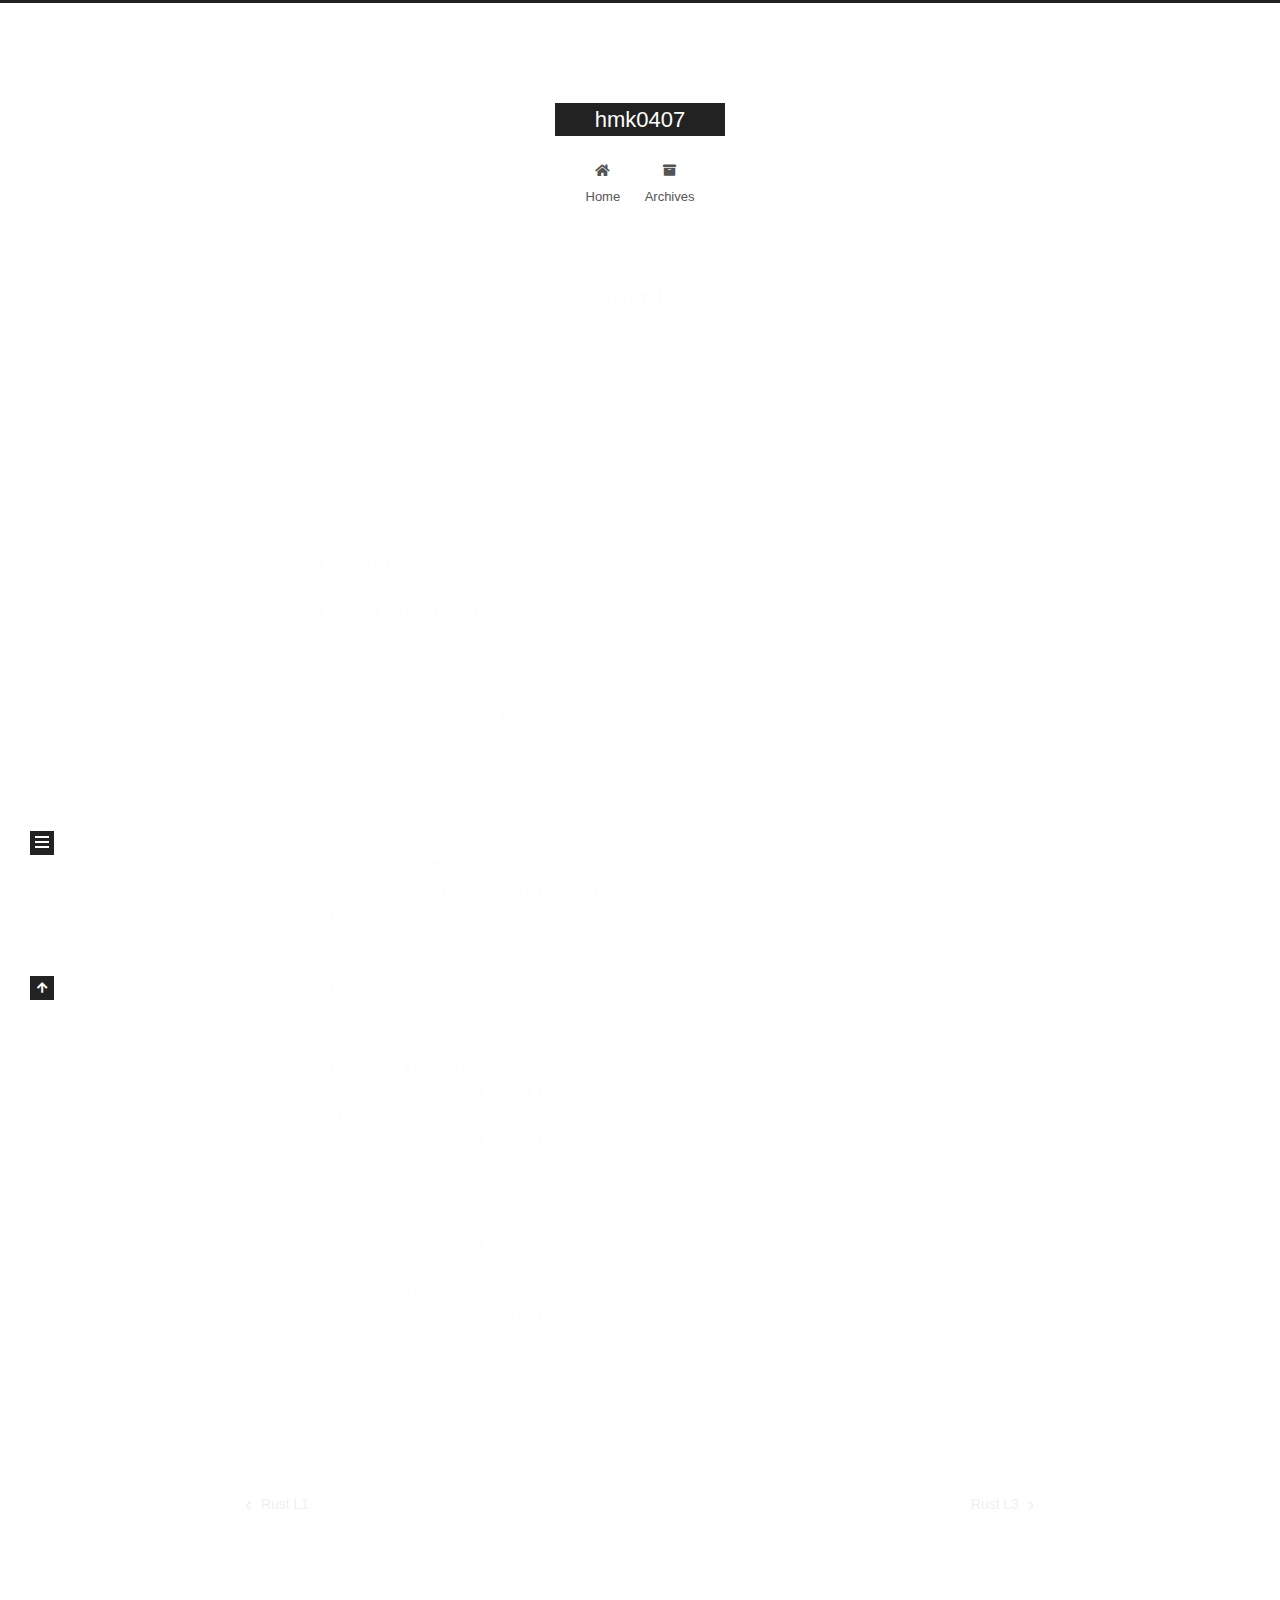
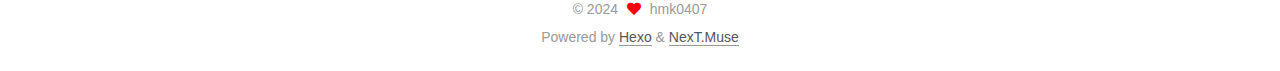
<file: 2024/08/19/L2/index.html>
<!DOCTYPE html>
<html lang="zh-Hans">
<head>
  <meta charset="UTF-8">
<meta name="viewport" content="width=device-width, initial-scale=1, maximum-scale=2">
<meta name="theme-color" content="#222">
<meta name="generator" content="Hexo 7.3.0">
  <link rel="apple-touch-icon" sizes="180x180" href="/images/apple-touch-icon-next.png">
  <link rel="icon" type="image/png" sizes="32x32" href="/images/favicon-32x32-next.png">
  <link rel="icon" type="image/png" sizes="16x16" href="/images/favicon-16x16-next.png">
  <link rel="mask-icon" href="/images/logo.svg" color="#222">

<link rel="stylesheet" href="/css/main.css">


<link rel="stylesheet" href="/lib/font-awesome/css/all.min.css">

<script id="hexo-configurations">
    var NexT = window.NexT || {};
    var CONFIG = {"hostname":"example.com","root":"/","scheme":"Muse","version":"7.8.0","exturl":false,"sidebar":{"position":"left","display":"post","padding":18,"offset":12,"onmobile":false},"copycode":{"enable":false,"show_result":false,"style":null},"back2top":{"enable":true,"sidebar":false,"scrollpercent":false},"bookmark":{"enable":false,"color":"#222","save":"auto"},"fancybox":false,"mediumzoom":false,"lazyload":false,"pangu":false,"comments":{"style":"tabs","active":null,"storage":true,"lazyload":false,"nav":null},"algolia":{"hits":{"per_page":10},"labels":{"input_placeholder":"Search for Posts","hits_empty":"We didn't find any results for the search: ${query}","hits_stats":"${hits} results found in ${time} ms"}},"localsearch":{"enable":false,"trigger":"auto","top_n_per_article":1,"unescape":false,"preload":false},"motion":{"enable":true,"async":false,"transition":{"post_block":"fadeIn","post_header":"slideDownIn","post_body":"slideDownIn","coll_header":"slideLeftIn","sidebar":"slideUpIn"}}};
  </script>

  <meta name="description" content="变量和可变类型 1234567891011121314151617181920212223242526272829303132333435363738&#x2F;&#x2F; 常量const NUM: i32 &#x3D; 123;&#x2F;&#x2F; 静态可变变量static STATIC: i32 &#x3D; 456;&#x2F;&#x2F; 静态不可变变量static mut STATIC_MUT: i32 &#x3D; 789;fn main() &#123;    &#x2F;&#x2F;">
<meta property="og:type" content="article">
<meta property="og:title" content="Rust L2">
<meta property="og:url" content="http://example.com/2024/08/19/L2/index.html">
<meta property="og:site_name" content="hmk0407">
<meta property="og:description" content="变量和可变类型 1234567891011121314151617181920212223242526272829303132333435363738&#x2F;&#x2F; 常量const NUM: i32 &#x3D; 123;&#x2F;&#x2F; 静态可变变量static STATIC: i32 &#x3D; 456;&#x2F;&#x2F; 静态不可变变量static mut STATIC_MUT: i32 &#x3D; 789;fn main() &#123;    &#x2F;&#x2F;">
<meta property="og:locale">
<meta property="article:published_time" content="2024-08-19T02:54:51.055Z">
<meta property="article:modified_time" content="2024-08-20T02:31:26.045Z">
<meta property="article:author" content="hmk0407">
<meta name="twitter:card" content="summary">

<link rel="canonical" href="http://example.com/2024/08/19/L2/">


<script id="page-configurations">
  // https://hexo.io/docs/variables.html
  CONFIG.page = {
    sidebar: "",
    isHome : false,
    isPost : true,
    lang   : 'zh-Hans'
  };
</script>

  <title>Rust L2 | hmk0407</title>
  






  <noscript>
  <style>
  .use-motion .brand,
  .use-motion .menu-item,
  .sidebar-inner,
  .use-motion .post-block,
  .use-motion .pagination,
  .use-motion .comments,
  .use-motion .post-header,
  .use-motion .post-body,
  .use-motion .collection-header { opacity: initial; }

  .use-motion .site-title,
  .use-motion .site-subtitle {
    opacity: initial;
    top: initial;
  }

  .use-motion .logo-line-before i { left: initial; }
  .use-motion .logo-line-after i { right: initial; }
  </style>
</noscript>

</head>

<body itemscope itemtype="http://schema.org/WebPage">
  <div class="container use-motion">
    <div class="headband"></div>

    <header class="header" itemscope itemtype="http://schema.org/WPHeader">
      <div class="header-inner"><div class="site-brand-container">
  <div class="site-nav-toggle">
    <div class="toggle" aria-label="Toggle navigation bar">
      <span class="toggle-line toggle-line-first"></span>
      <span class="toggle-line toggle-line-middle"></span>
      <span class="toggle-line toggle-line-last"></span>
    </div>
  </div>

  <div class="site-meta">

    <a href="/" class="brand" rel="start">
      <span class="logo-line-before"><i></i></span>
      <h1 class="site-title">hmk0407</h1>
      <span class="logo-line-after"><i></i></span>
    </a>
  </div>

  <div class="site-nav-right">
    <div class="toggle popup-trigger">
    </div>
  </div>
</div>




<nav class="site-nav">
  <ul id="menu" class="main-menu menu">
        <li class="menu-item menu-item-home">

    <a href="/" rel="section"><i class="fa fa-home fa-fw"></i>Home</a>

  </li>
        <li class="menu-item menu-item-archives">

    <a href="/archives/" rel="section"><i class="fa fa-archive fa-fw"></i>Archives</a>

  </li>
  </ul>
</nav>




</div>
    </header>

    
  <div class="back-to-top">
    <i class="fa fa-arrow-up"></i>
    <span>0%</span>
  </div>


    <main class="main">
      <div class="main-inner">
        <div class="content-wrap">
          

          <div class="content post posts-expand">
            

    
  
  
  <article itemscope itemtype="http://schema.org/Article" class="post-block" lang="zh-Hans">
    <link itemprop="mainEntityOfPage" href="http://example.com/2024/08/19/L2/">

    <span hidden itemprop="author" itemscope itemtype="http://schema.org/Person">
      <meta itemprop="image" content="/images/avatar.gif">
      <meta itemprop="name" content="hmk0407">
      <meta itemprop="description" content="">
    </span>

    <span hidden itemprop="publisher" itemscope itemtype="http://schema.org/Organization">
      <meta itemprop="name" content="hmk0407">
    </span>
      <header class="post-header">
        <h1 class="post-title" itemprop="name headline">
          Rust L2
        </h1>

        <div class="post-meta">
            <span class="post-meta-item">
              <span class="post-meta-item-icon">
                <i class="far fa-calendar"></i>
              </span>
              <span class="post-meta-item-text">Posted on</span>

              <time title="Created: 2024-08-19 10:54:51" itemprop="dateCreated datePublished" datetime="2024-08-19T10:54:51+08:00">2024-08-19</time>
            </span>
              <span class="post-meta-item">
                <span class="post-meta-item-icon">
                  <i class="far fa-calendar-check"></i>
                </span>
                <span class="post-meta-item-text">Edited on</span>
                <time title="Modified: 2024-08-20 10:31:26" itemprop="dateModified" datetime="2024-08-20T10:31:26+08:00">2024-08-20</time>
              </span>

          

        </div>
      </header>

    
    
    
    <div class="post-body" itemprop="articleBody">

      
        <p>变量和可变类型</p>
<figure class="highlight rust"><table><tr><td class="gutter"><pre><span class="line">1</span><br><span class="line">2</span><br><span class="line">3</span><br><span class="line">4</span><br><span class="line">5</span><br><span class="line">6</span><br><span class="line">7</span><br><span class="line">8</span><br><span class="line">9</span><br><span class="line">10</span><br><span class="line">11</span><br><span class="line">12</span><br><span class="line">13</span><br><span class="line">14</span><br><span class="line">15</span><br><span class="line">16</span><br><span class="line">17</span><br><span class="line">18</span><br><span class="line">19</span><br><span class="line">20</span><br><span class="line">21</span><br><span class="line">22</span><br><span class="line">23</span><br><span class="line">24</span><br><span class="line">25</span><br><span class="line">26</span><br><span class="line">27</span><br><span class="line">28</span><br><span class="line">29</span><br><span class="line">30</span><br><span class="line">31</span><br><span class="line">32</span><br><span class="line">33</span><br><span class="line">34</span><br><span class="line">35</span><br><span class="line">36</span><br><span class="line">37</span><br><span class="line">38</span><br></pre></td><td class="code"><pre><span class="line"><span class="comment">// 常量</span></span><br><span class="line"><span class="keyword">const</span> NUM: <span class="type">i32</span> = <span class="number">123</span>;</span><br><span class="line"><span class="comment">// 静态可变变量</span></span><br><span class="line"><span class="keyword">static</span> STATIC: <span class="type">i32</span> = <span class="number">456</span>;</span><br><span class="line"><span class="comment">// 静态不可变变量</span></span><br><span class="line"><span class="keyword">static</span> <span class="keyword">mut</span> STATIC_MUT: <span class="type">i32</span> = <span class="number">789</span>;</span><br><span class="line"></span><br><span class="line"><span class="keyword">fn</span> <span class="title function_">main</span>() &#123;</span><br><span class="line">    <span class="comment">// 常量使用</span></span><br><span class="line">    <span class="built_in">println!</span>(<span class="string">&quot;&#123;&#125;&quot;</span>, NUM);</span><br><span class="line">    <span class="comment">// 静态不可变变量使用</span></span><br><span class="line">    <span class="built_in">println!</span>(<span class="string">&quot;&#123;&#125;&quot;</span>, STATIC);</span><br><span class="line">    <span class="comment">// 静态可变变量使用</span></span><br><span class="line">    <span class="keyword">unsafe</span> &#123;</span><br><span class="line">        <span class="built_in">println!</span>(<span class="string">&quot;&#123;&#125;&quot;</span>, STATIC_MUT);</span><br><span class="line">        STATIC_MUT = <span class="number">000</span>;</span><br><span class="line">        <span class="built_in">println!</span>(<span class="string">&quot;&#123;&#125;&quot;</span>, STATIC_MUT);</span><br><span class="line">    &#125;</span><br><span class="line"></span><br><span class="line">    <span class="comment">// 局部不可变变量</span></span><br><span class="line">    <span class="keyword">let</span> <span class="variable">str</span> = <span class="string">&quot;immutable&quot;</span>;</span><br><span class="line">    <span class="built_in">println!</span>(<span class="string">&quot;&#123;&#125;&quot;</span>, <span class="type">str</span>);</span><br><span class="line">    <span class="comment">// 局部可变变量</span></span><br><span class="line">    <span class="keyword">let</span> <span class="keyword">mut </span><span class="variable">str_mut</span> = <span class="string">&quot;origin&quot;</span>;</span><br><span class="line">    <span class="built_in">println!</span>(<span class="string">&quot;&#123;&#125;&quot;</span>, str_mut);</span><br><span class="line">    str_mut = <span class="string">&quot;modify&quot;</span>;</span><br><span class="line">    <span class="built_in">println!</span>(<span class="string">&quot;&#123;&#125;&quot;</span>, str_mut);</span><br><span class="line"></span><br><span class="line">    <span class="comment">// 局部遮蔽</span></span><br><span class="line">    <span class="keyword">let</span> <span class="variable">str</span> = <span class="string">&quot;out&quot;</span>;</span><br><span class="line">    <span class="built_in">println!</span>(<span class="string">&quot;&#123;&#125;&quot;</span>, <span class="type">str</span>);</span><br><span class="line">    &#123;</span><br><span class="line">        <span class="keyword">let</span> <span class="variable">str</span> = <span class="string">&quot;in&quot;</span>;</span><br><span class="line">        <span class="built_in">println!</span>(<span class="string">&quot;&#123;&#125;&quot;</span>, <span class="type">str</span>);</span><br><span class="line">    &#125;</span><br><span class="line">    <span class="built_in">println!</span>(<span class="string">&quot;&#123;&#125;&quot;</span>, <span class="type">str</span>);</span><br><span class="line">&#125;</span><br><span class="line"></span><br></pre></td></tr></table></figure>

    </div>

    
    
    

      <footer class="post-footer">

        


        
    <div class="post-nav">
      <div class="post-nav-item">
    <a href="/2024/08/18/L1%20/" rel="prev" title="Rust L1">
      <i class="fa fa-chevron-left"></i> Rust L1
    </a></div>
      <div class="post-nav-item">
    <a href="/2024/08/20/L3/" rel="next" title="Rust L3">
      Rust L3 <i class="fa fa-chevron-right"></i>
    </a></div>
    </div>
      </footer>
    
  </article>
  
  
  



          </div>
          

<script>
  window.addEventListener('tabs:register', () => {
    let { activeClass } = CONFIG.comments;
    if (CONFIG.comments.storage) {
      activeClass = localStorage.getItem('comments_active') || activeClass;
    }
    if (activeClass) {
      let activeTab = document.querySelector(`a[href="#comment-${activeClass}"]`);
      if (activeTab) {
        activeTab.click();
      }
    }
  });
  if (CONFIG.comments.storage) {
    window.addEventListener('tabs:click', event => {
      if (!event.target.matches('.tabs-comment .tab-content .tab-pane')) return;
      let commentClass = event.target.classList[1];
      localStorage.setItem('comments_active', commentClass);
    });
  }
</script>

        </div>
          
  
  <div class="toggle sidebar-toggle">
    <span class="toggle-line toggle-line-first"></span>
    <span class="toggle-line toggle-line-middle"></span>
    <span class="toggle-line toggle-line-last"></span>
  </div>

  <aside class="sidebar">
    <div class="sidebar-inner">

      <ul class="sidebar-nav motion-element">
        <li class="sidebar-nav-toc">
          Table of Contents
        </li>
        <li class="sidebar-nav-overview">
          Overview
        </li>
      </ul>

      <!--noindex-->
      <div class="post-toc-wrap sidebar-panel">
      </div>
      <!--/noindex-->

      <div class="site-overview-wrap sidebar-panel">
        <div class="site-author motion-element" itemprop="author" itemscope itemtype="http://schema.org/Person">
  <p class="site-author-name" itemprop="name">hmk0407</p>
  <div class="site-description" itemprop="description"></div>
</div>
<div class="site-state-wrap motion-element">
  <nav class="site-state">
      <div class="site-state-item site-state-posts">
          <a href="/archives/">
        
          <span class="site-state-item-count">4</span>
          <span class="site-state-item-name">posts</span>
        </a>
      </div>
  </nav>
</div>



      </div>

    </div>
  </aside>
  <div id="sidebar-dimmer"></div>


      </div>
    </main>

    <footer class="footer">
      <div class="footer-inner">
        

        

<div class="copyright">
  
  &copy; 
  <span itemprop="copyrightYear">2024</span>
  <span class="with-love">
    <i class="fa fa-heart"></i>
  </span>
  <span class="author" itemprop="copyrightHolder">hmk0407</span>
</div>
  <div class="powered-by">Powered by <a href="https://hexo.io/" class="theme-link" rel="noopener" target="_blank">Hexo</a> & <a href="https://muse.theme-next.org/" class="theme-link" rel="noopener" target="_blank">NexT.Muse</a>
  </div>

        








      </div>
    </footer>
  </div>

  
  <script src="/lib/anime.min.js"></script>
  <script src="/lib/velocity/velocity.min.js"></script>
  <script src="/lib/velocity/velocity.ui.min.js"></script>

<script src="/js/utils.js"></script>

<script src="/js/motion.js"></script>


<script src="/js/schemes/muse.js"></script>


<script src="/js/next-boot.js"></script>




  















  

  

</body>
</html>
</file>
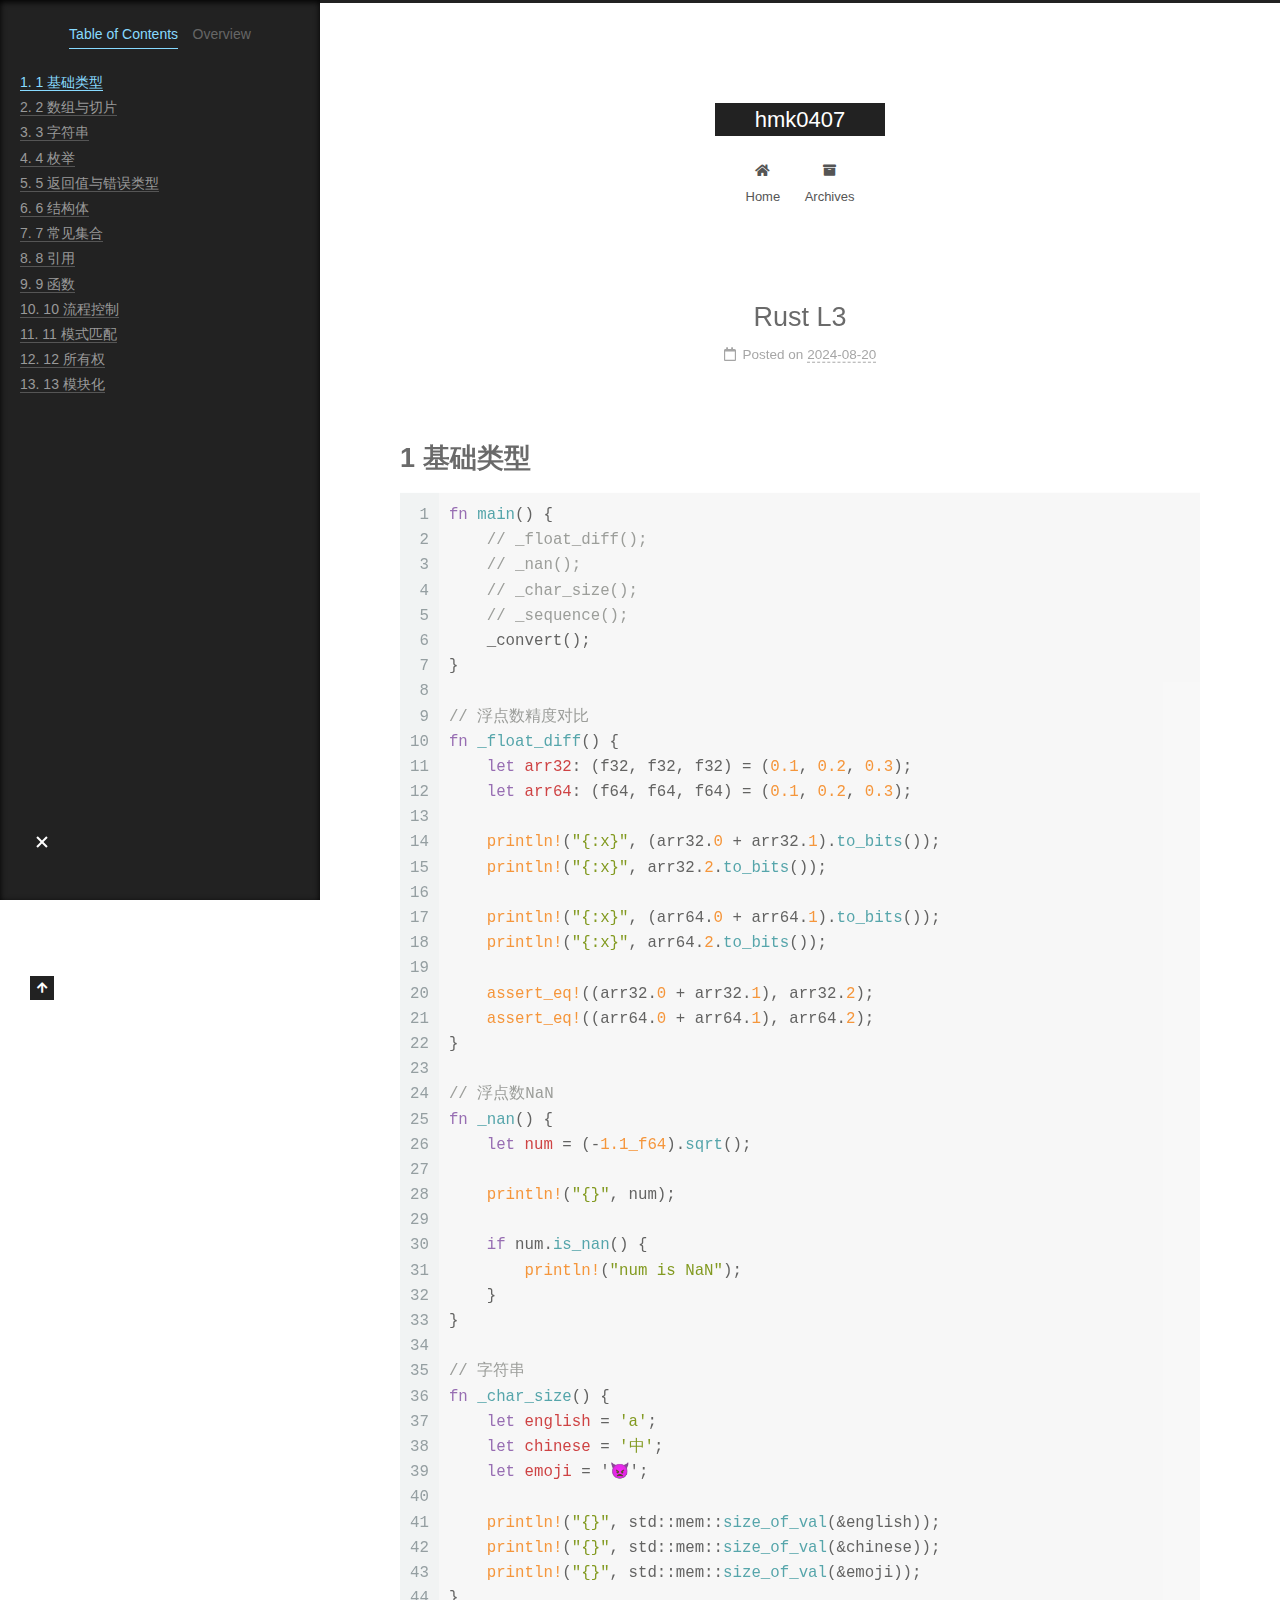
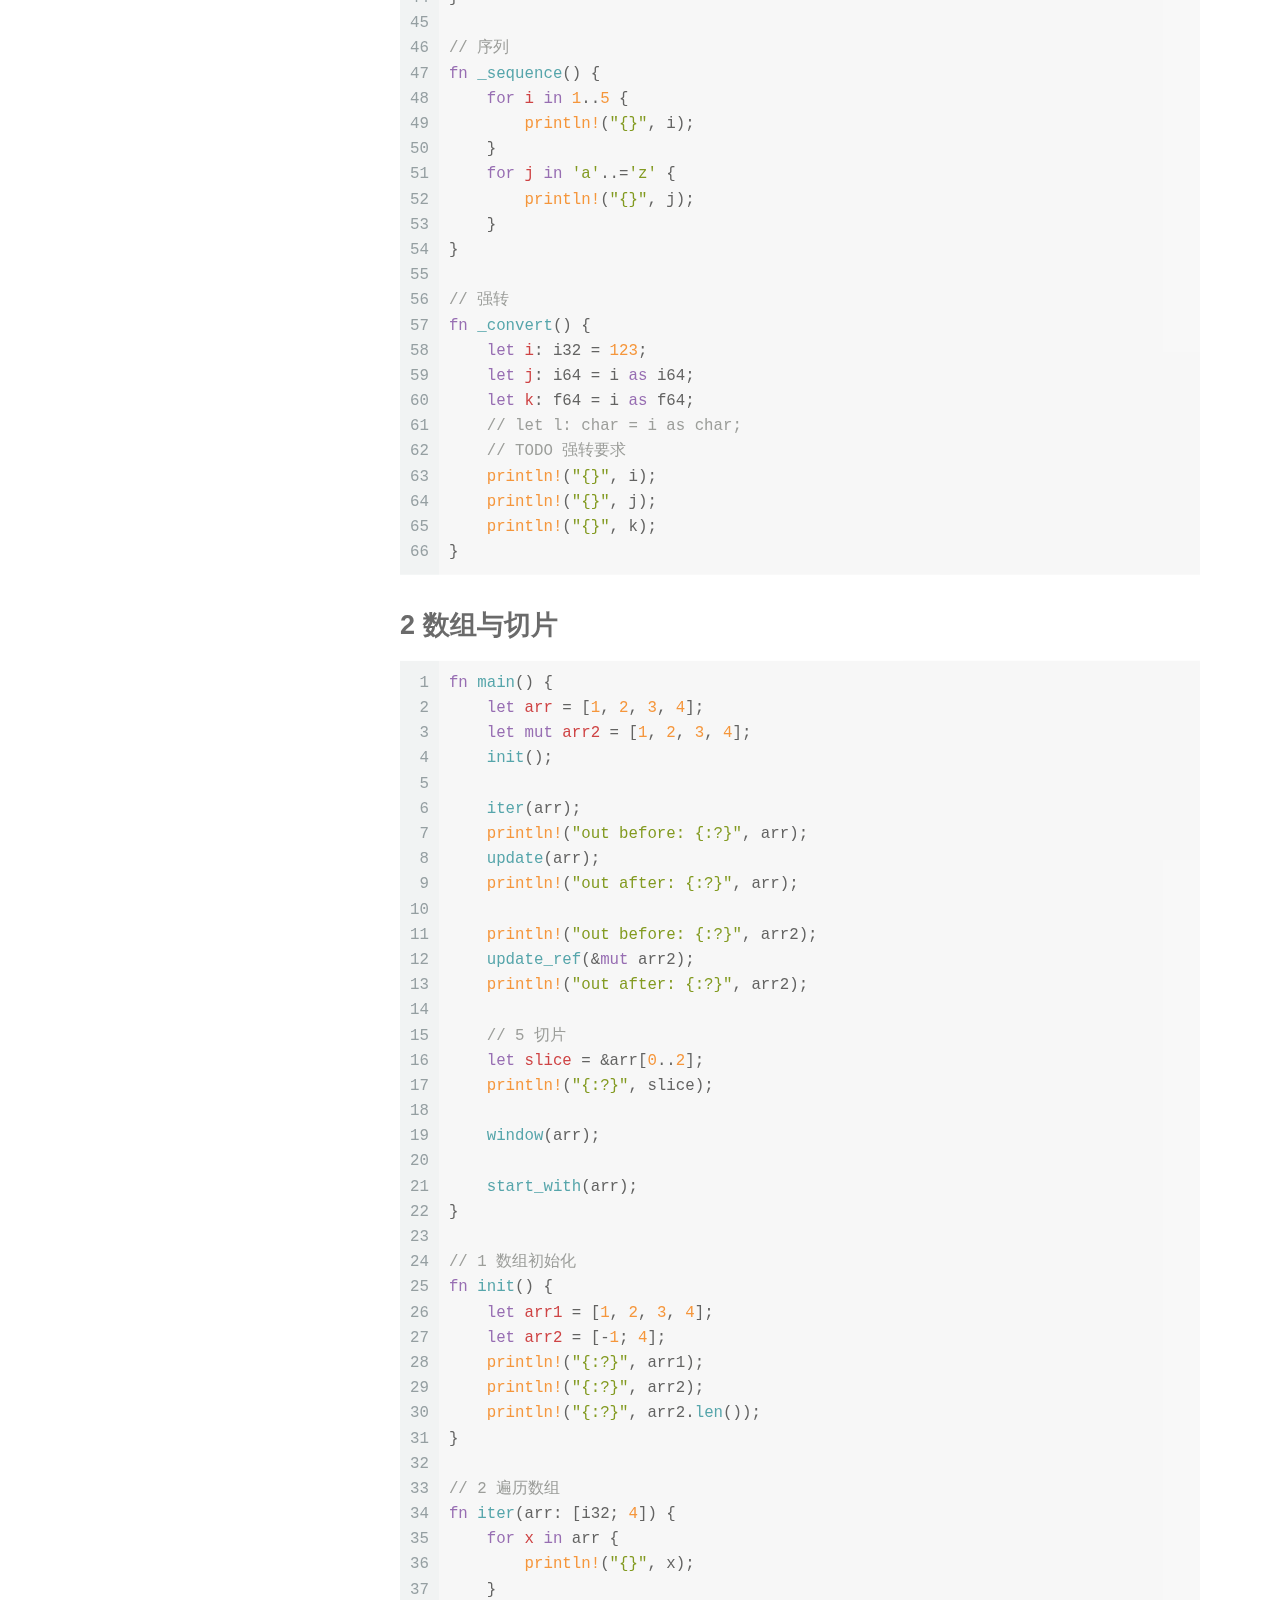
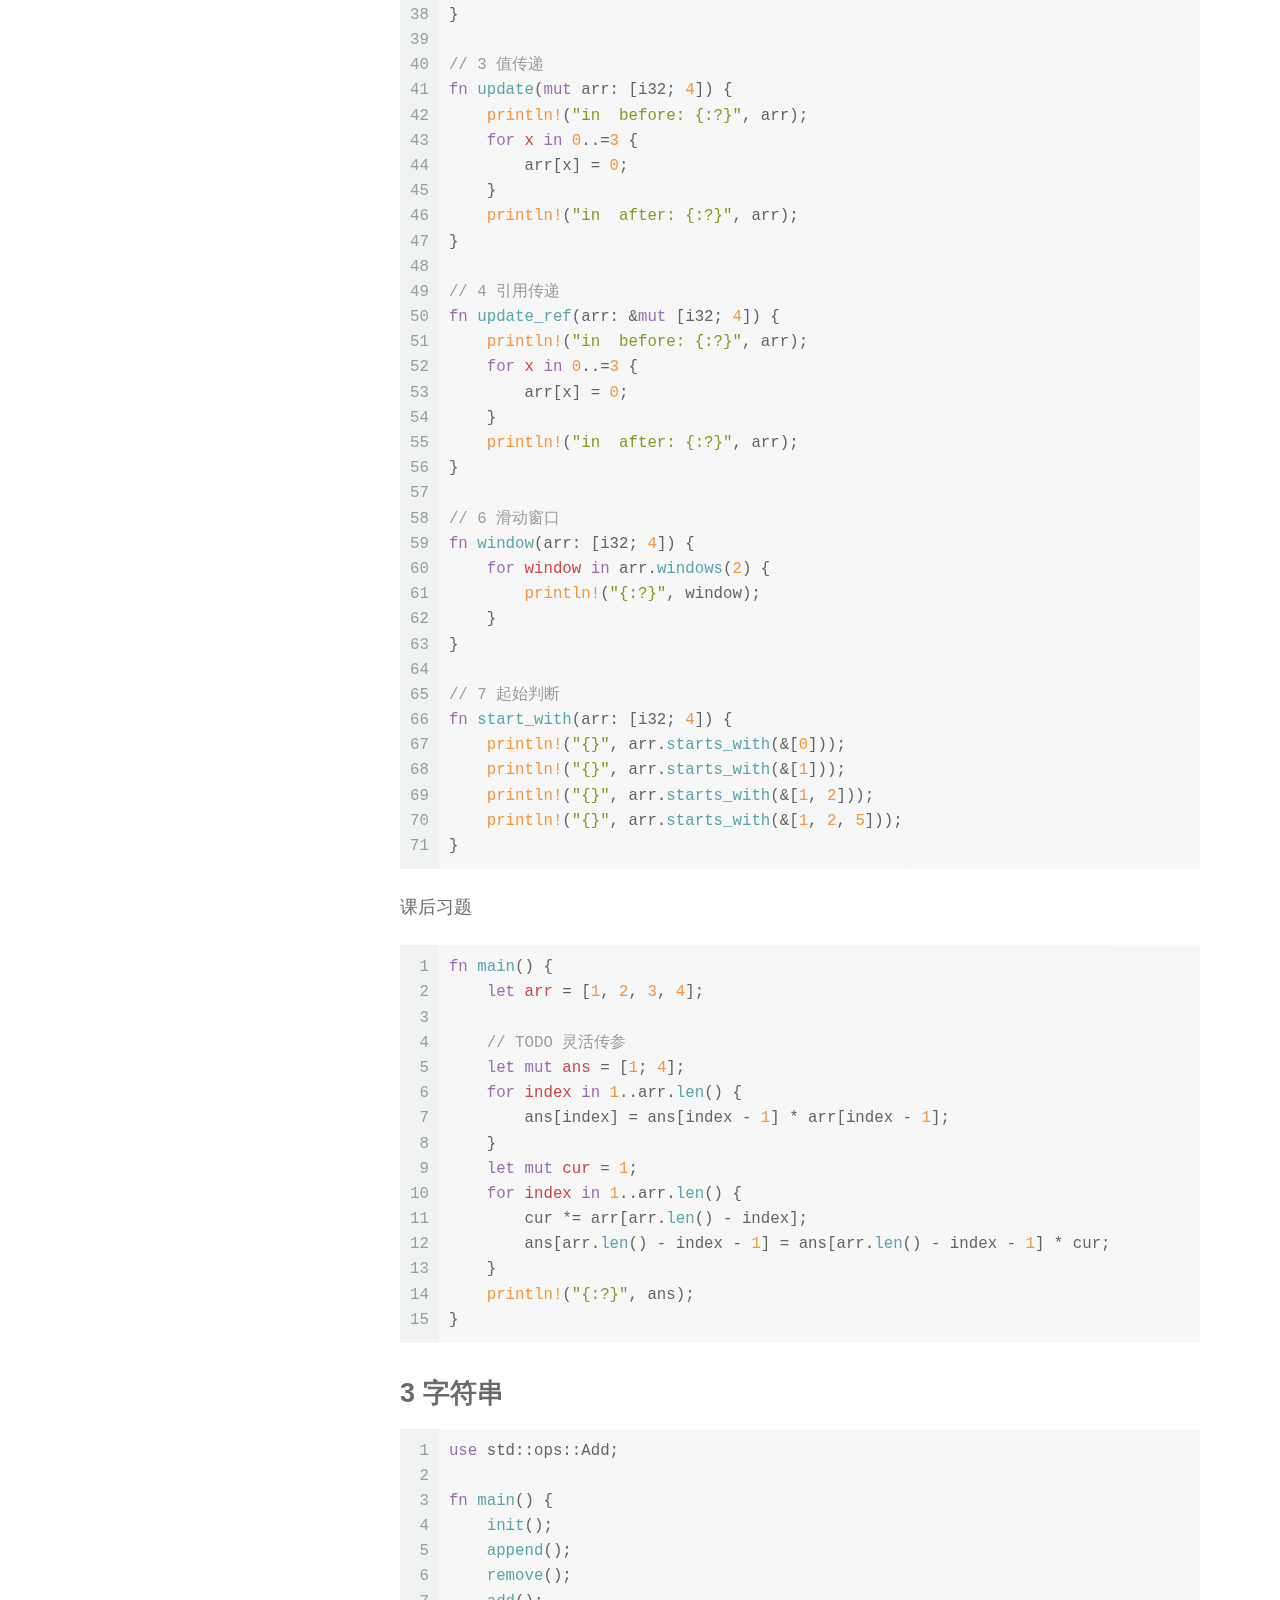
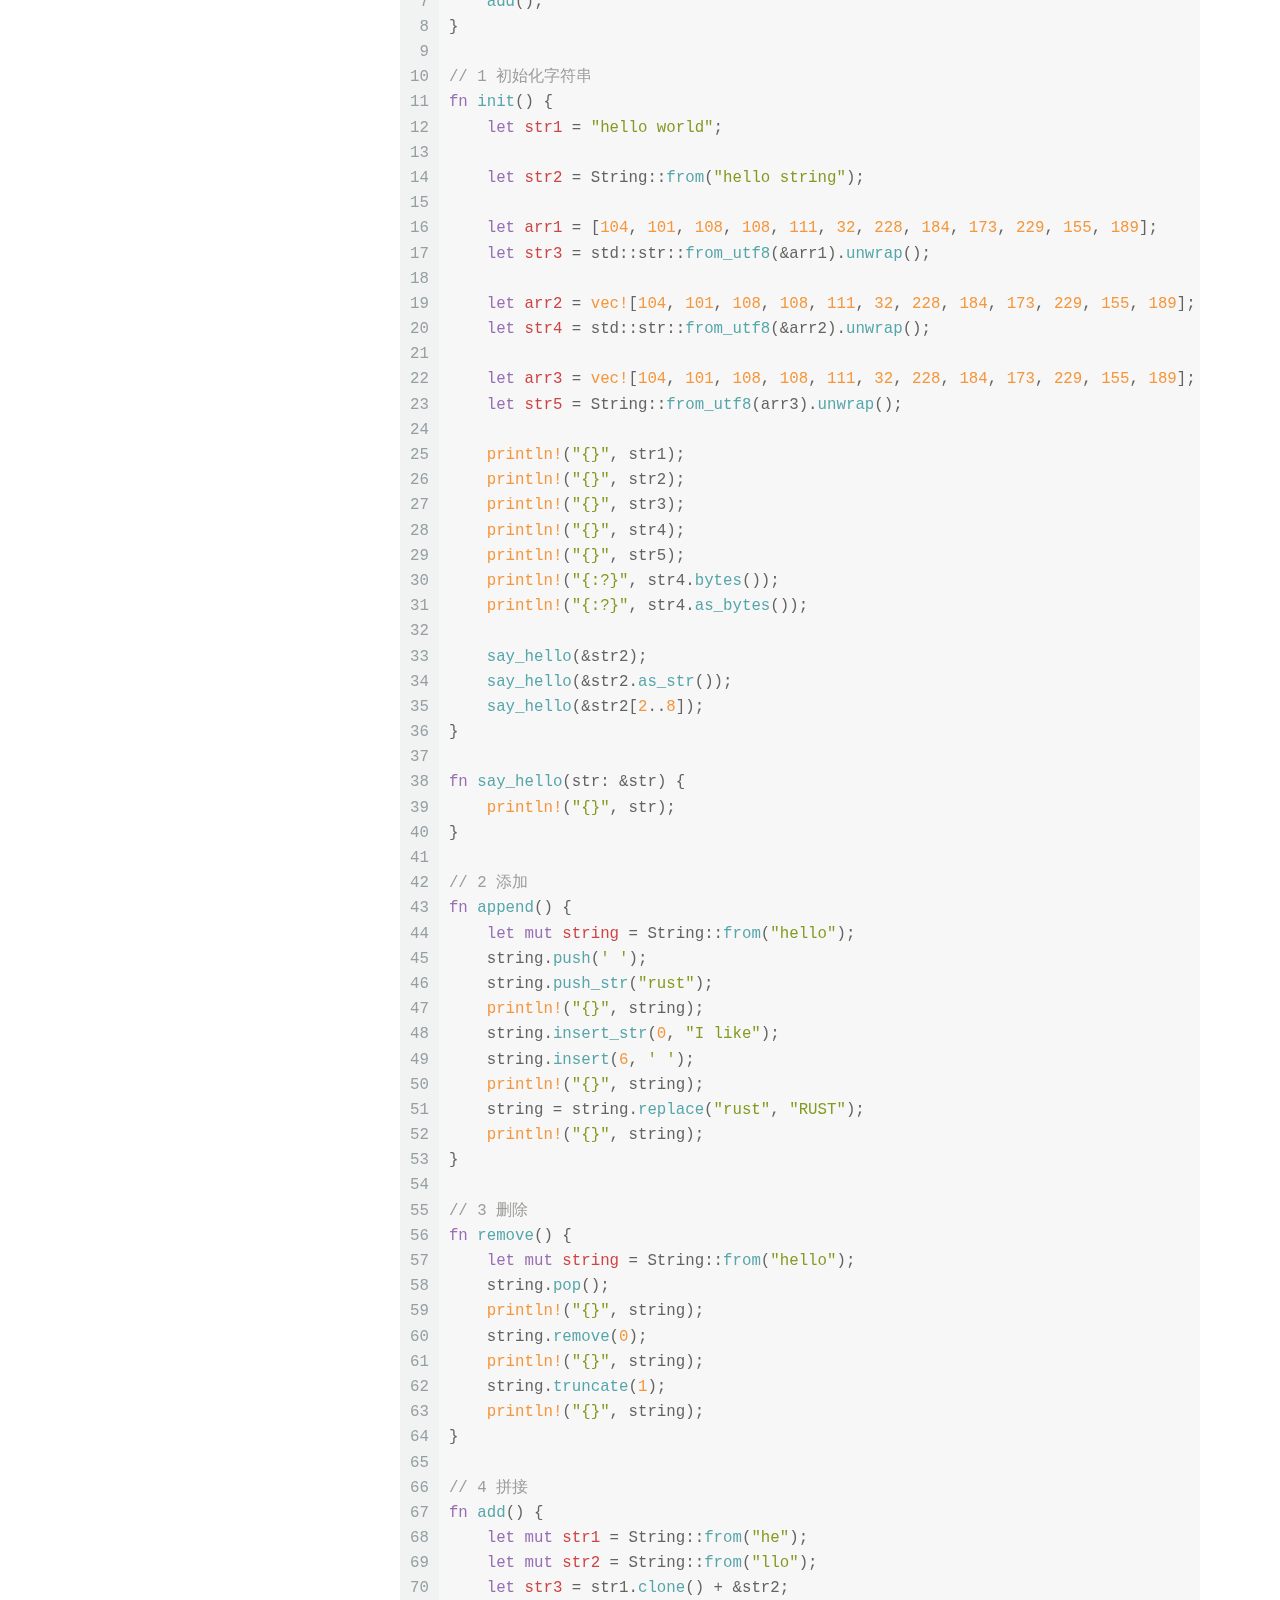
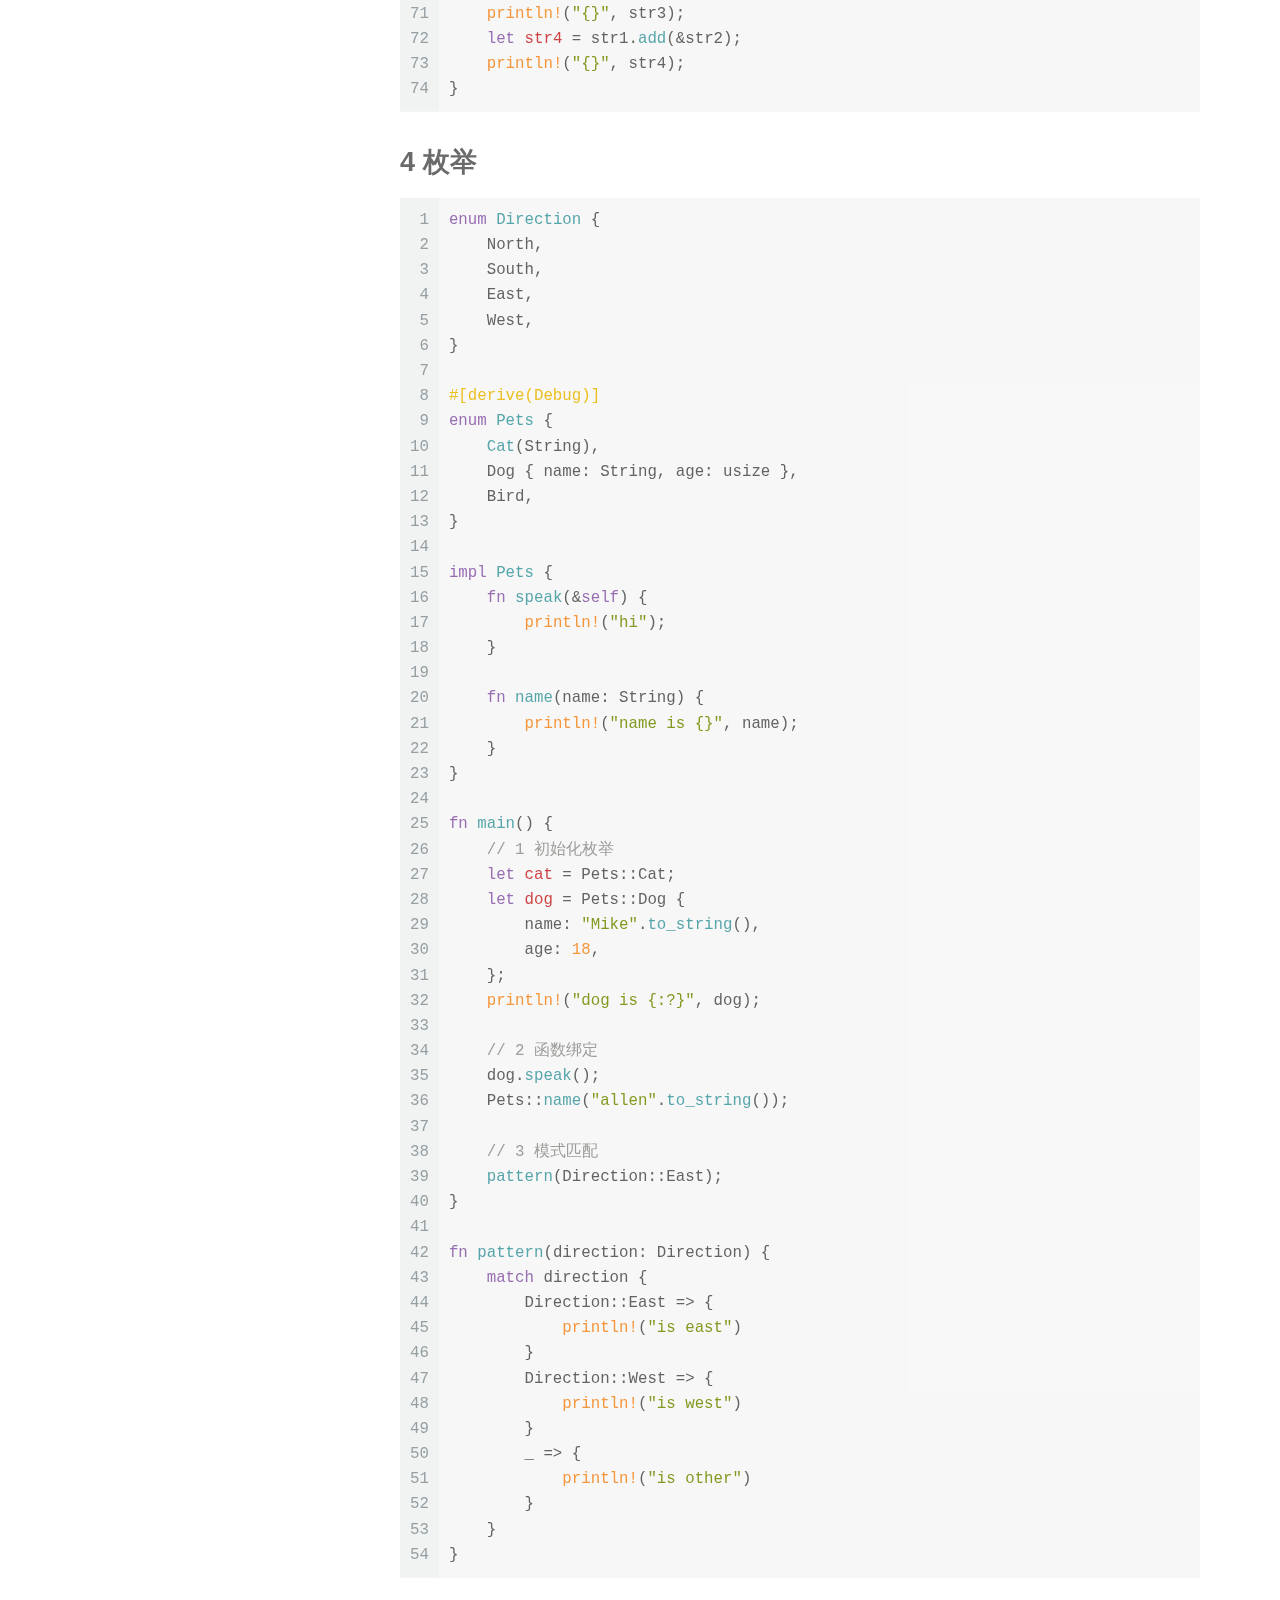
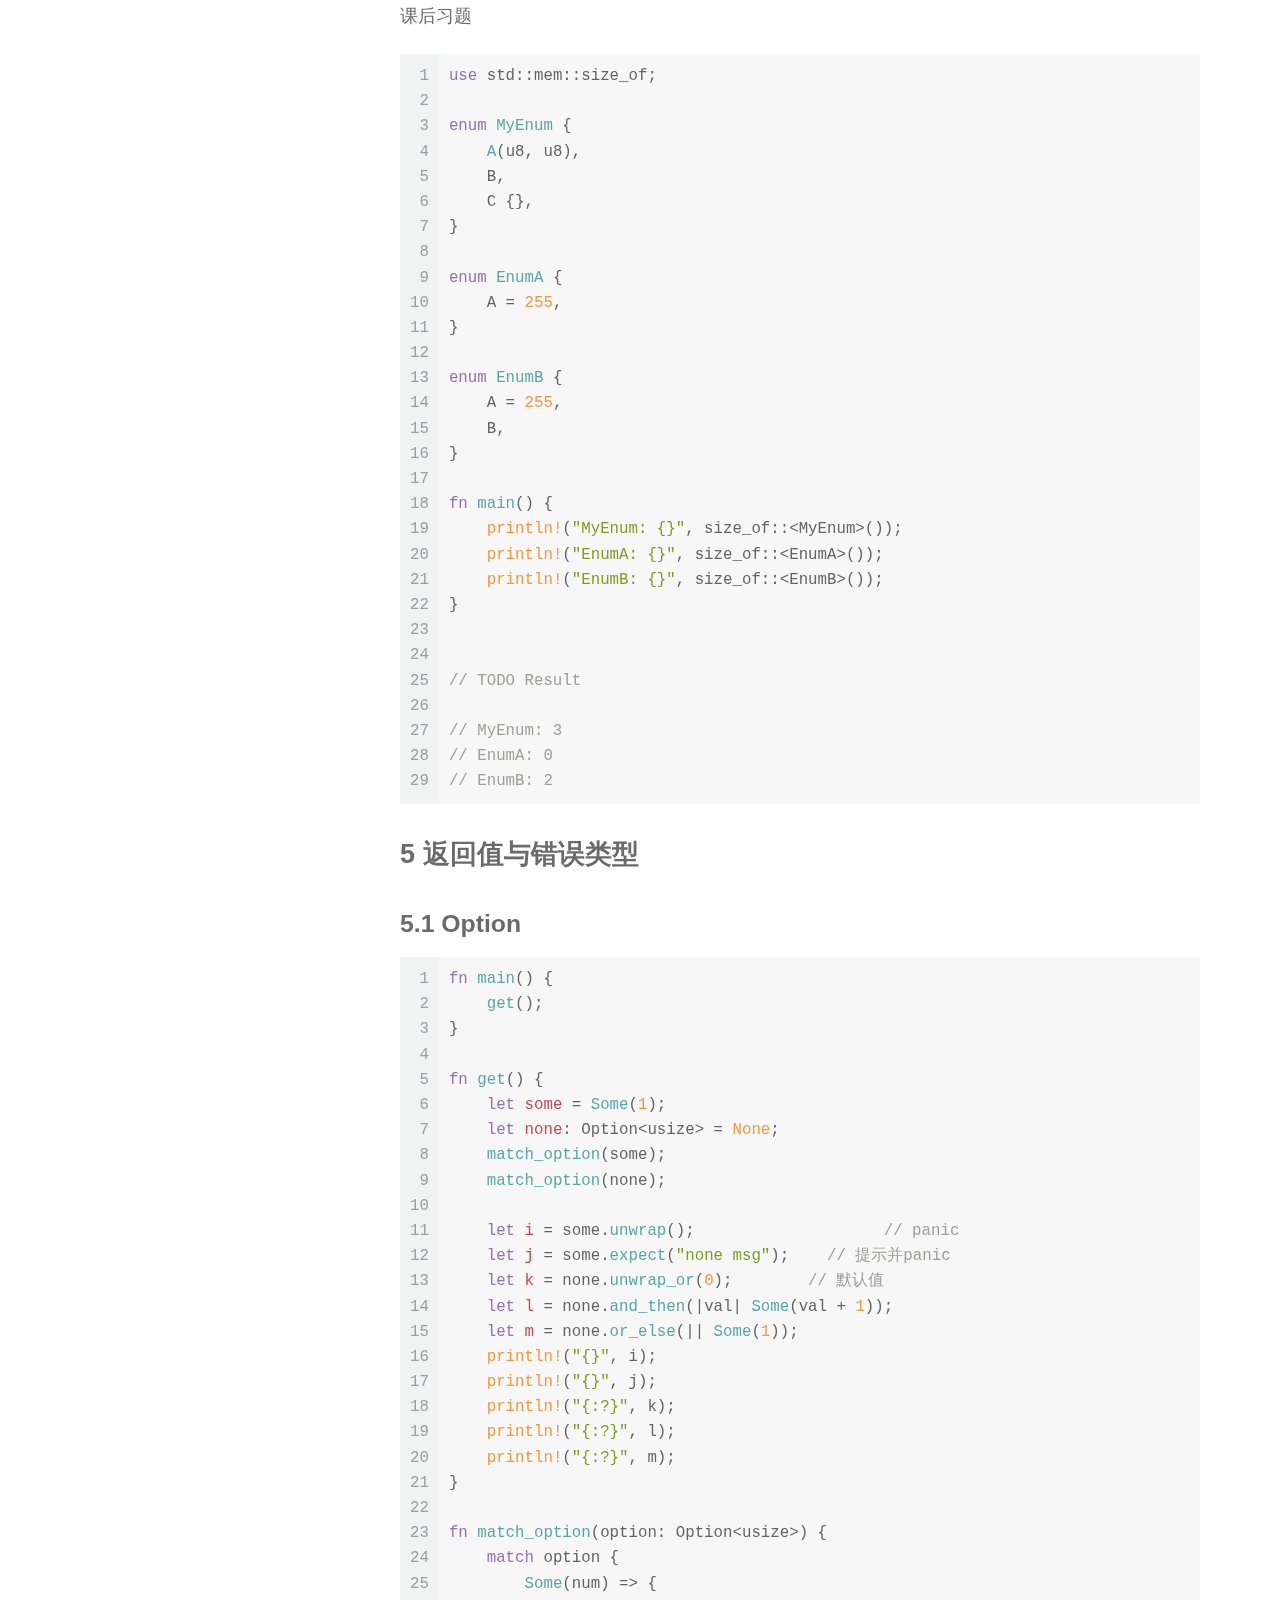
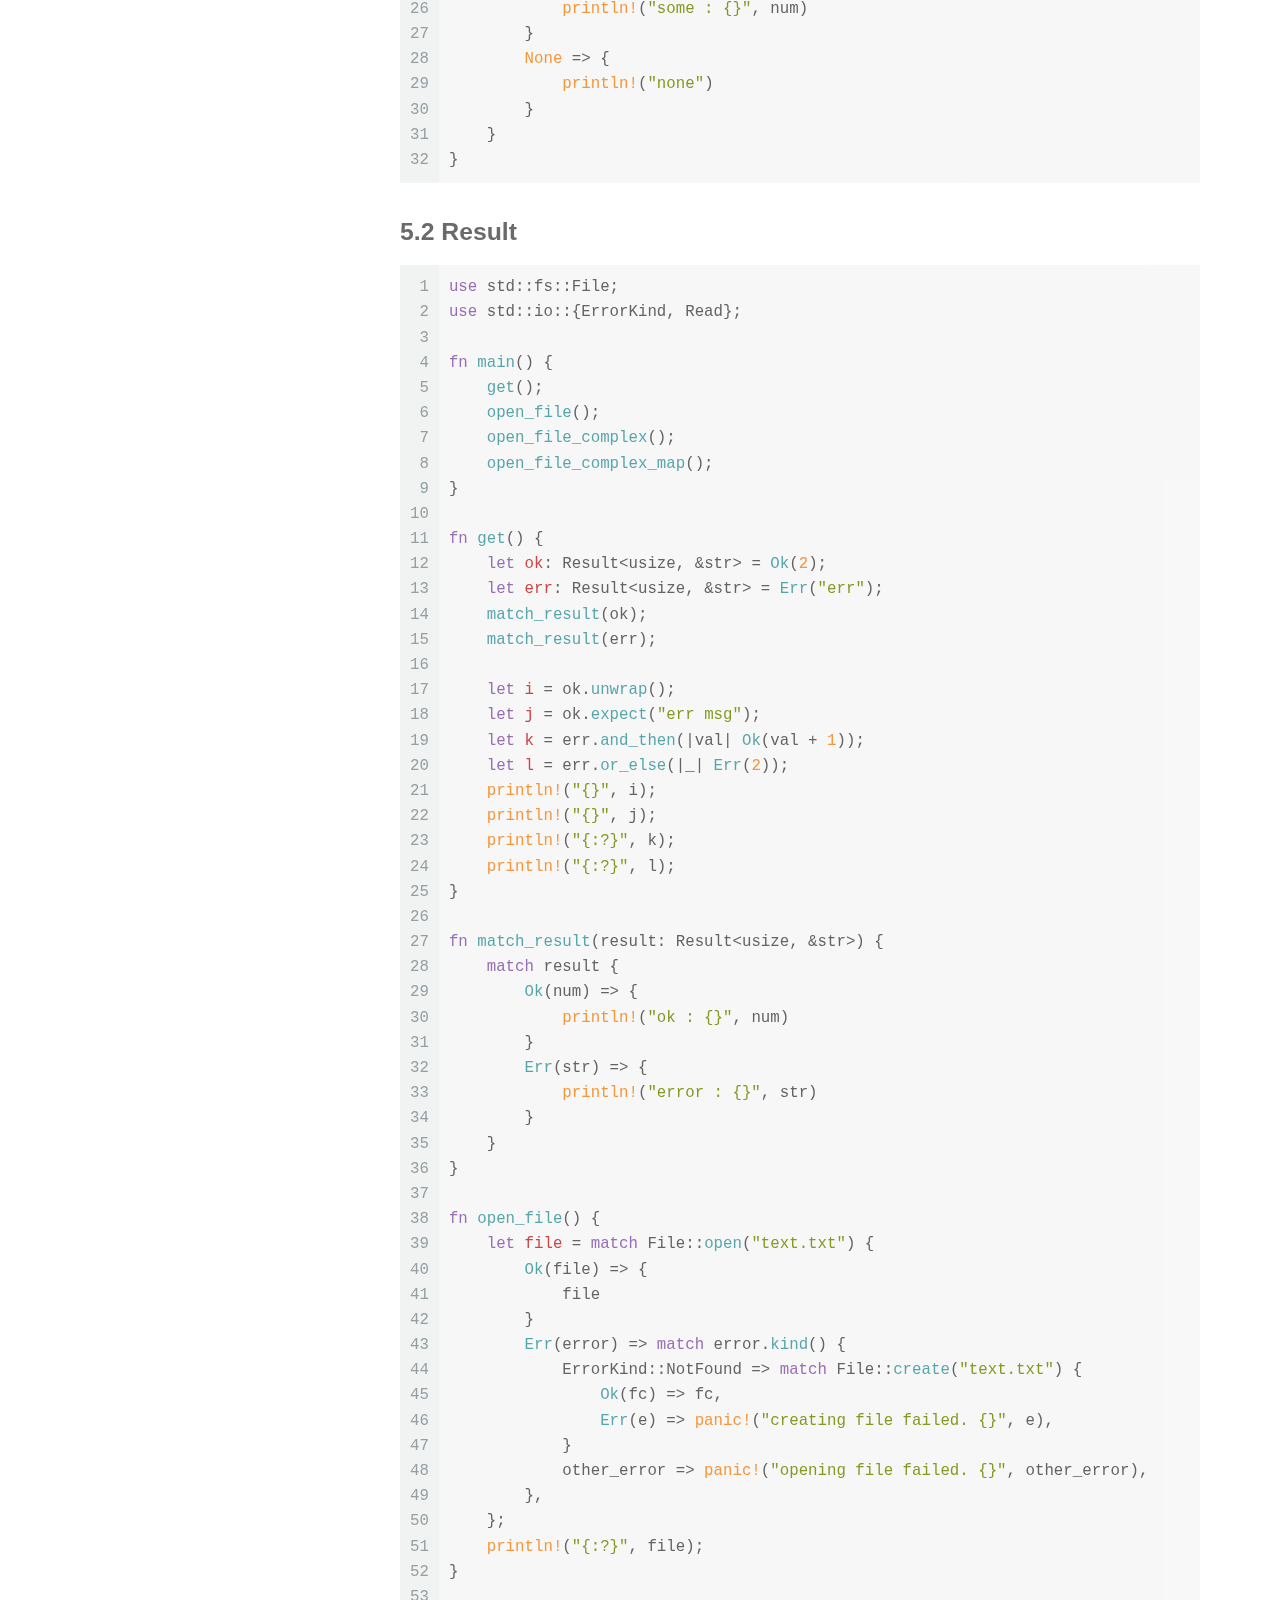
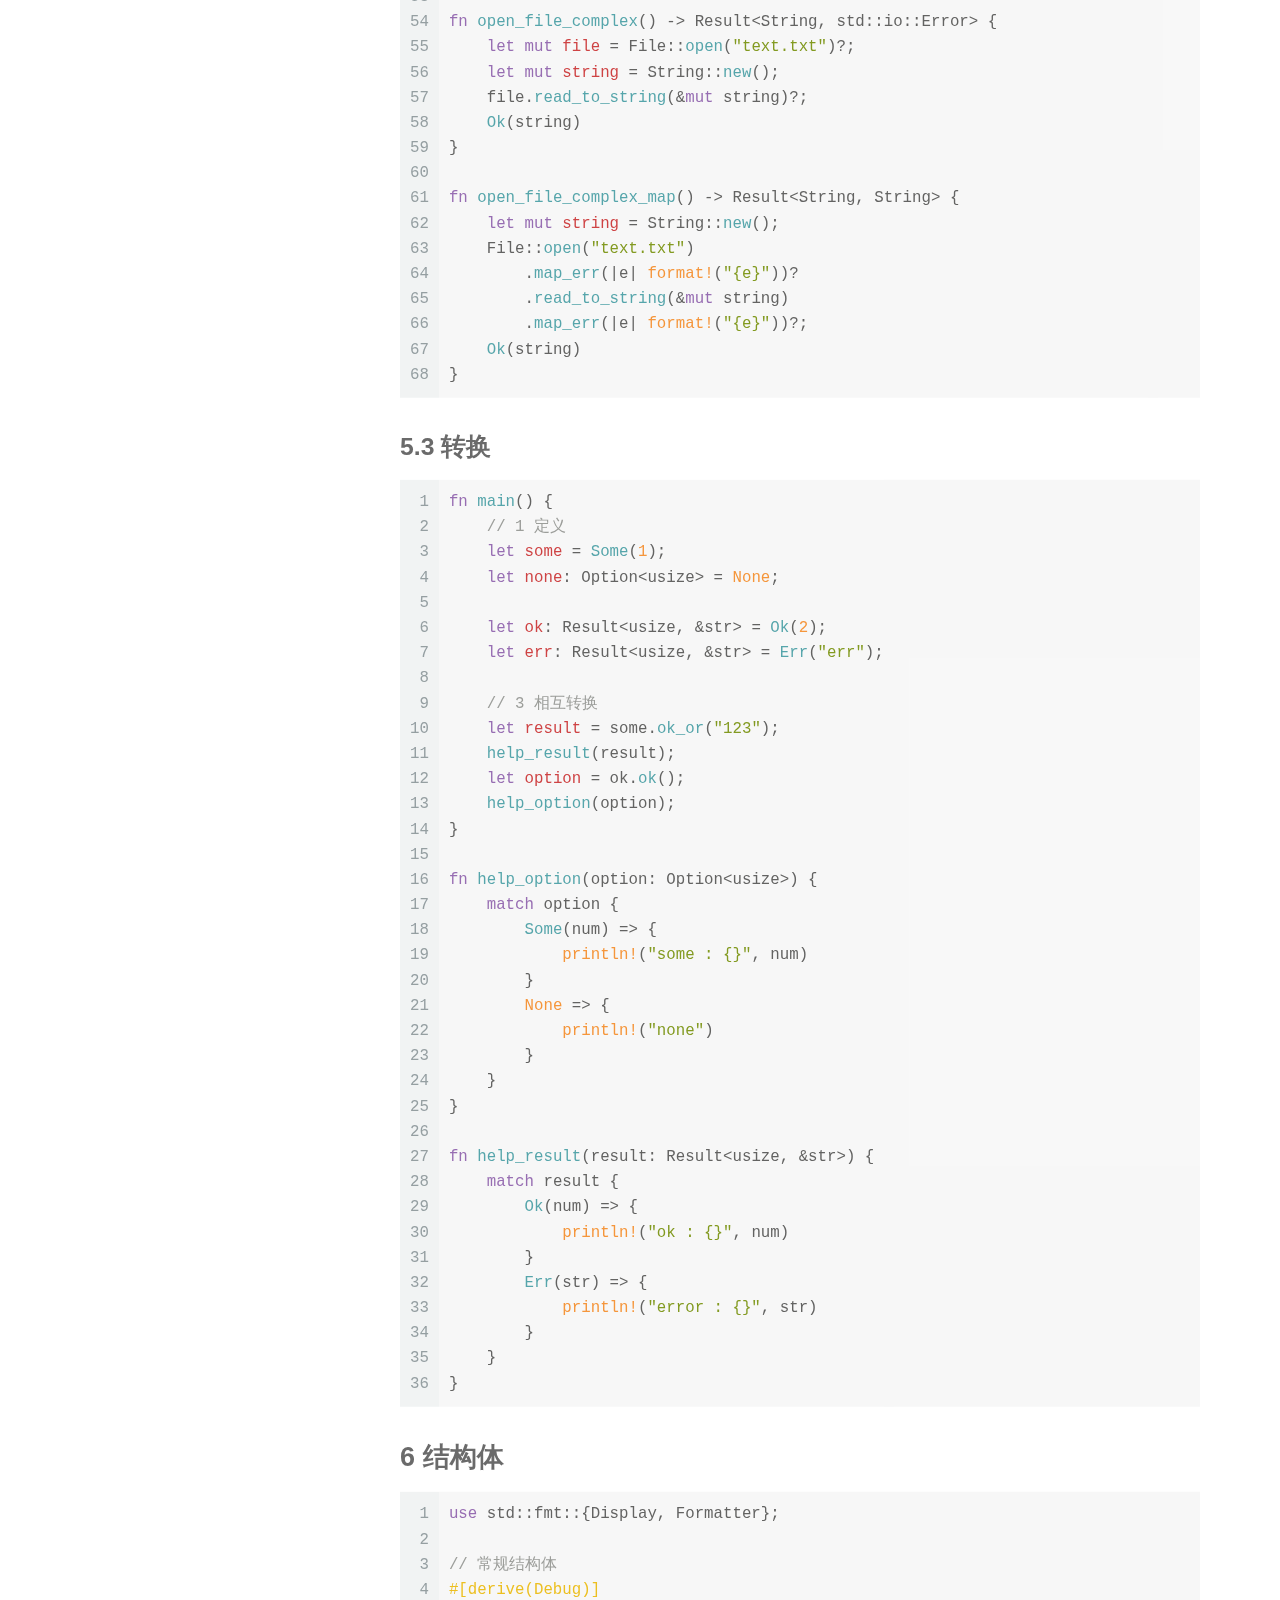
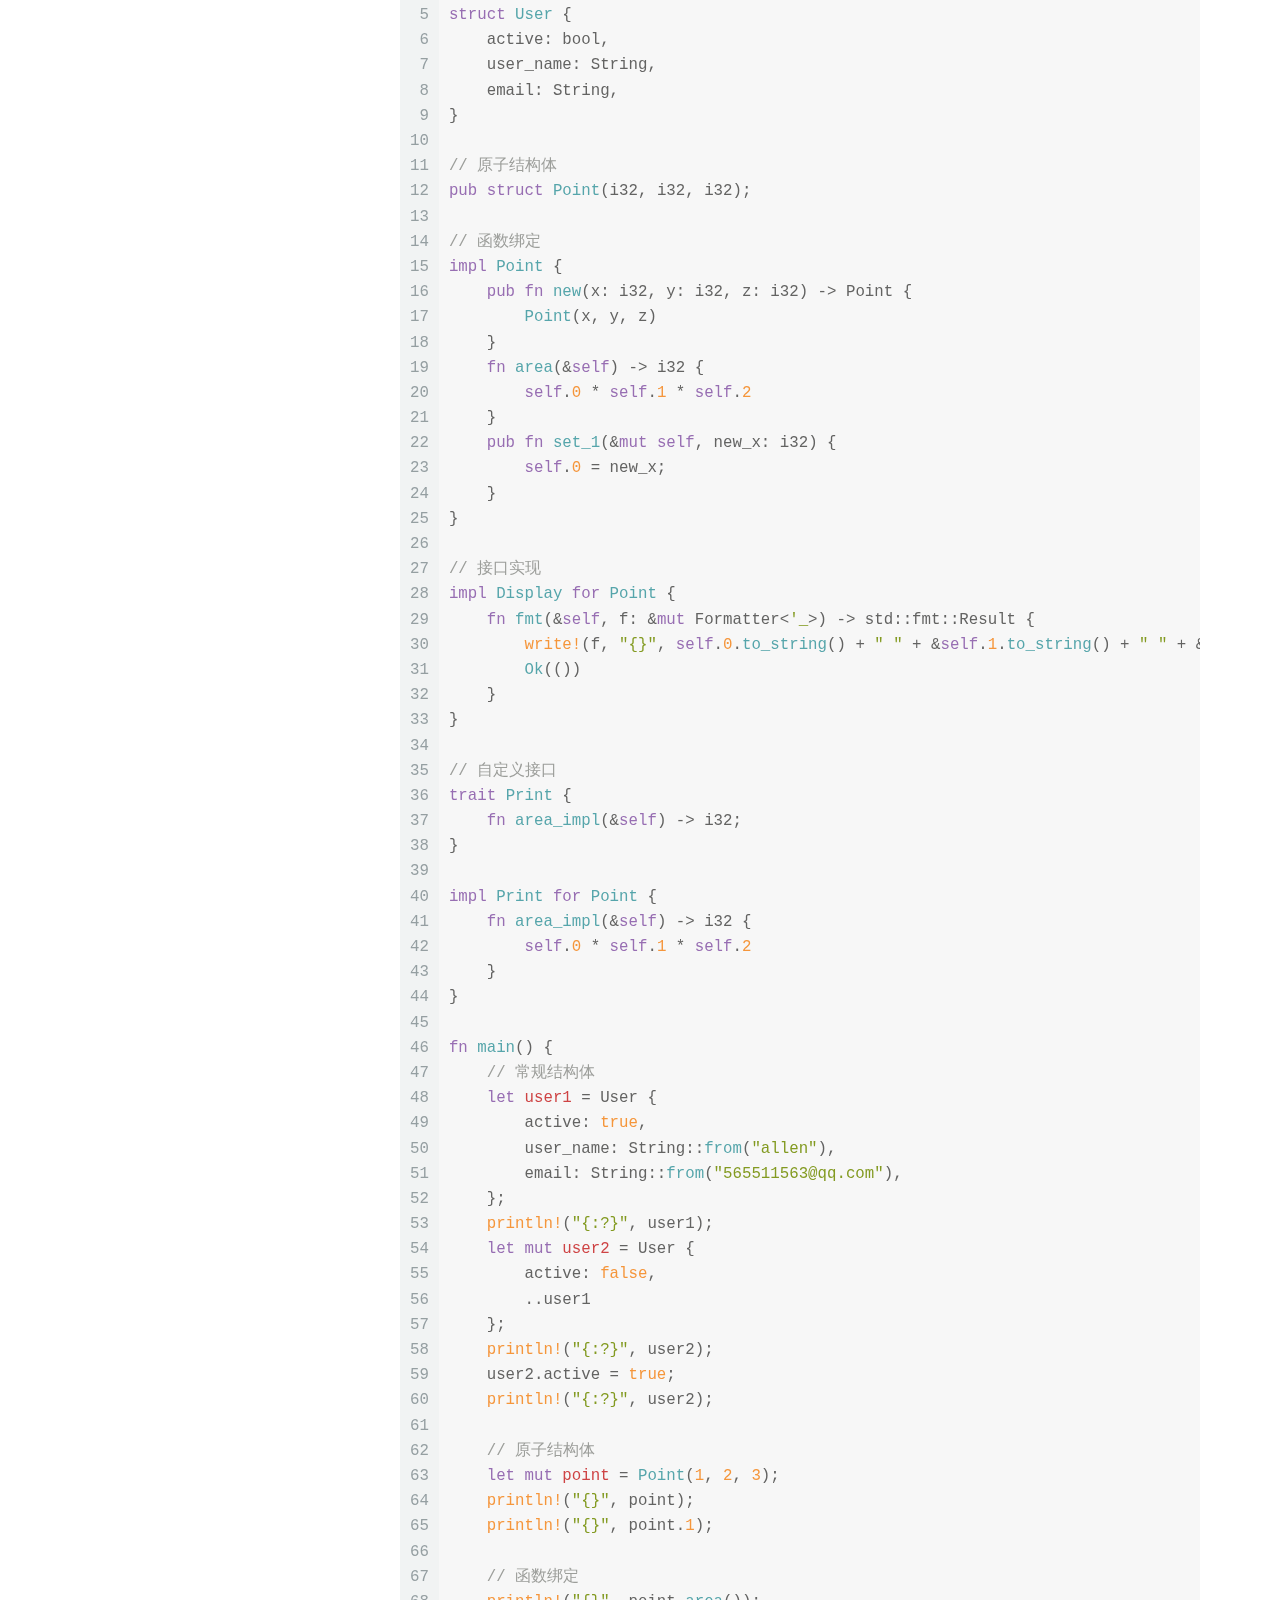
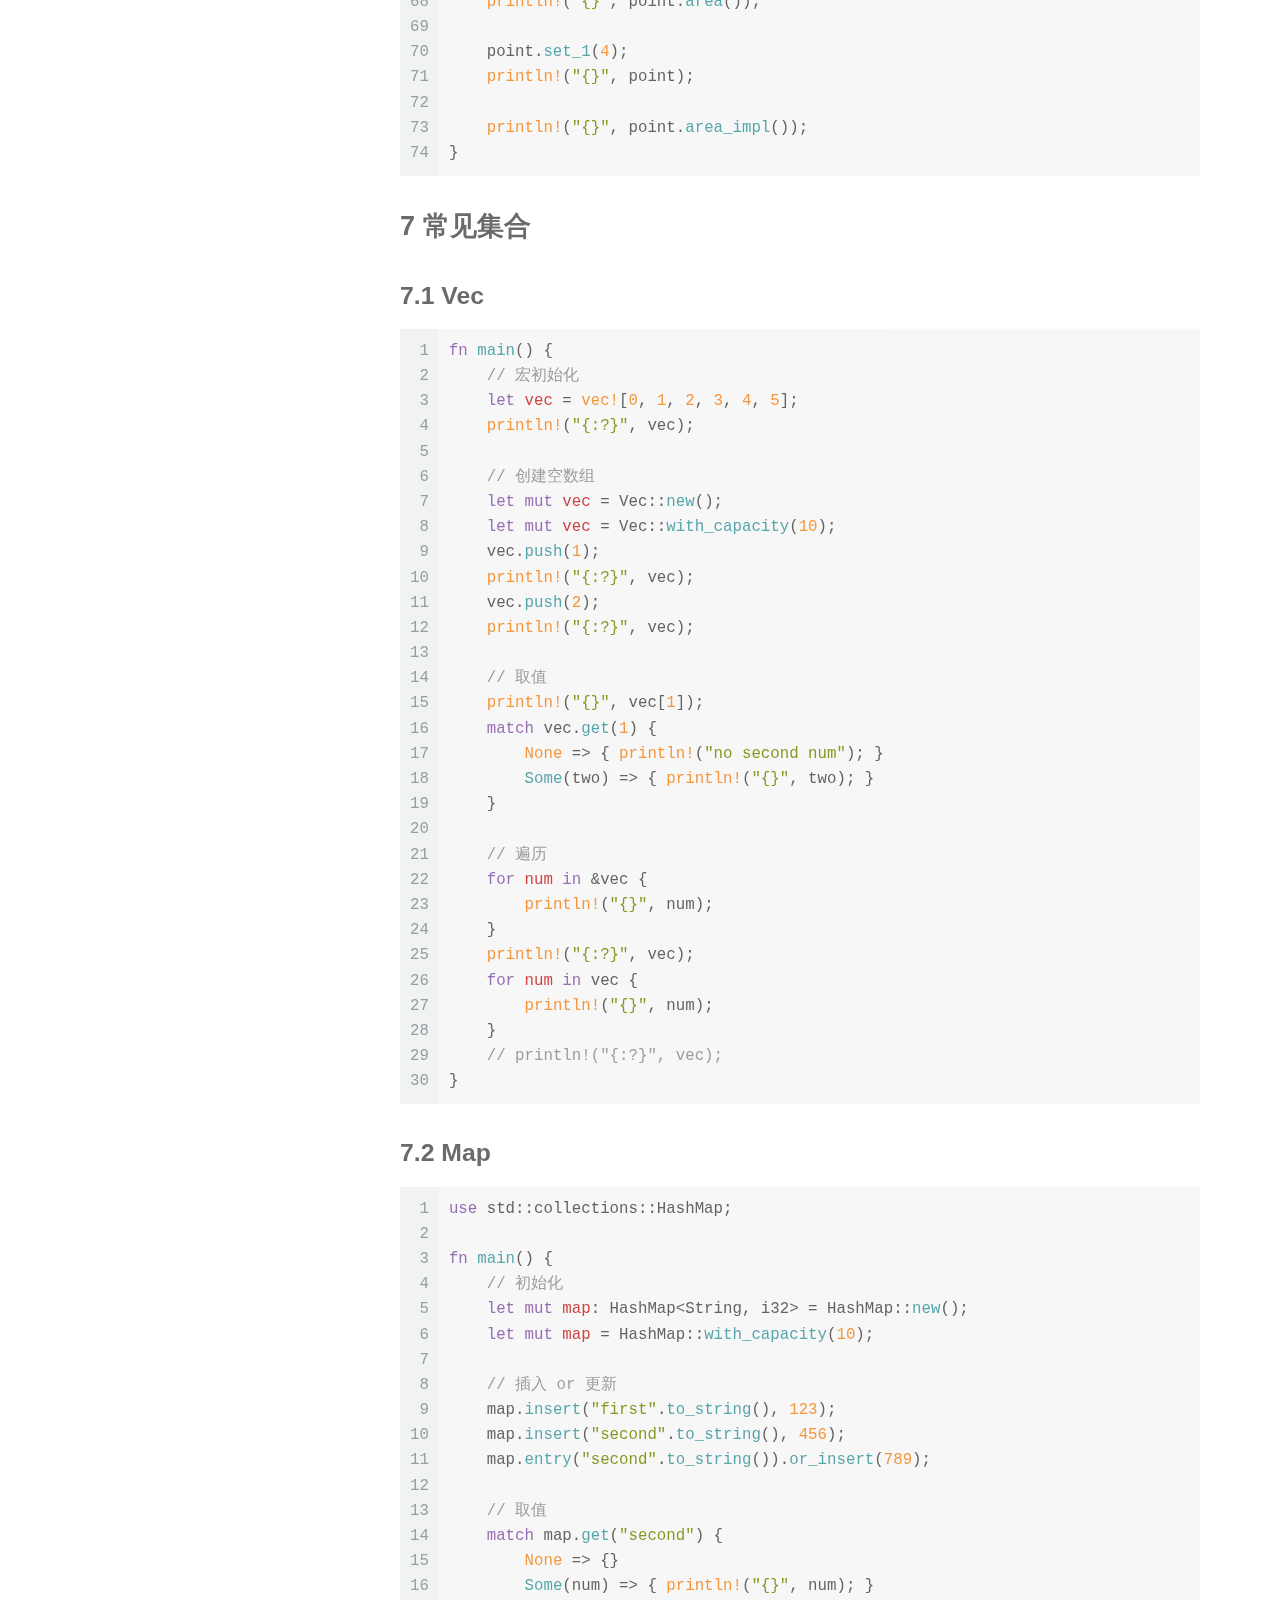
<file: 2024/08/20/L3/index.html>
<!DOCTYPE html>
<html lang="zh-Hans">
<head>
  <meta charset="UTF-8">
<meta name="viewport" content="width=device-width, initial-scale=1, maximum-scale=2">
<meta name="theme-color" content="#222">
<meta name="generator" content="Hexo 7.3.0">
  <link rel="apple-touch-icon" sizes="180x180" href="/images/apple-touch-icon-next.png">
  <link rel="icon" type="image/png" sizes="32x32" href="/images/favicon-32x32-next.png">
  <link rel="icon" type="image/png" sizes="16x16" href="/images/favicon-16x16-next.png">
  <link rel="mask-icon" href="/images/logo.svg" color="#222">

<link rel="stylesheet" href="/css/main.css">


<link rel="stylesheet" href="/lib/font-awesome/css/all.min.css">

<script id="hexo-configurations">
    var NexT = window.NexT || {};
    var CONFIG = {"hostname":"example.com","root":"/","scheme":"Muse","version":"7.8.0","exturl":false,"sidebar":{"position":"left","display":"post","padding":18,"offset":12,"onmobile":false},"copycode":{"enable":false,"show_result":false,"style":null},"back2top":{"enable":true,"sidebar":false,"scrollpercent":false},"bookmark":{"enable":false,"color":"#222","save":"auto"},"fancybox":false,"mediumzoom":false,"lazyload":false,"pangu":false,"comments":{"style":"tabs","active":null,"storage":true,"lazyload":false,"nav":null},"algolia":{"hits":{"per_page":10},"labels":{"input_placeholder":"Search for Posts","hits_empty":"We didn't find any results for the search: ${query}","hits_stats":"${hits} results found in ${time} ms"}},"localsearch":{"enable":false,"trigger":"auto","top_n_per_article":1,"unescape":false,"preload":false},"motion":{"enable":true,"async":false,"transition":{"post_block":"fadeIn","post_header":"slideDownIn","post_body":"slideDownIn","coll_header":"slideLeftIn","sidebar":"slideUpIn"}}};
  </script>

  <meta name="description" content="1 基础类型123456789101112131415161718192021222324252627282930313233343536373839404142434445464748495051525354555657585960616263646566fn main() &#123;    &#x2F;&#x2F; _float_diff();    &#x2F;&#x2F; _nan();    &#x2F;&#x2F; _char_size();">
<meta property="og:type" content="article">
<meta property="og:title" content="Rust L3">
<meta property="og:url" content="http://example.com/2024/08/20/L3/index.html">
<meta property="og:site_name" content="hmk0407">
<meta property="og:description" content="1 基础类型123456789101112131415161718192021222324252627282930313233343536373839404142434445464748495051525354555657585960616263646566fn main() &#123;    &#x2F;&#x2F; _float_diff();    &#x2F;&#x2F; _nan();    &#x2F;&#x2F; _char_size();">
<meta property="og:locale">
<meta property="article:published_time" content="2024-08-20T00:03:16.754Z">
<meta property="article:modified_time" content="2024-08-20T02:31:39.125Z">
<meta property="article:author" content="hmk0407">
<meta name="twitter:card" content="summary">

<link rel="canonical" href="http://example.com/2024/08/20/L3/">


<script id="page-configurations">
  // https://hexo.io/docs/variables.html
  CONFIG.page = {
    sidebar: "",
    isHome : false,
    isPost : true,
    lang   : 'zh-Hans'
  };
</script>

  <title>Rust L3 | hmk0407</title>
  






  <noscript>
  <style>
  .use-motion .brand,
  .use-motion .menu-item,
  .sidebar-inner,
  .use-motion .post-block,
  .use-motion .pagination,
  .use-motion .comments,
  .use-motion .post-header,
  .use-motion .post-body,
  .use-motion .collection-header { opacity: initial; }

  .use-motion .site-title,
  .use-motion .site-subtitle {
    opacity: initial;
    top: initial;
  }

  .use-motion .logo-line-before i { left: initial; }
  .use-motion .logo-line-after i { right: initial; }
  </style>
</noscript>

</head>

<body itemscope itemtype="http://schema.org/WebPage">
  <div class="container use-motion">
    <div class="headband"></div>

    <header class="header" itemscope itemtype="http://schema.org/WPHeader">
      <div class="header-inner"><div class="site-brand-container">
  <div class="site-nav-toggle">
    <div class="toggle" aria-label="Toggle navigation bar">
      <span class="toggle-line toggle-line-first"></span>
      <span class="toggle-line toggle-line-middle"></span>
      <span class="toggle-line toggle-line-last"></span>
    </div>
  </div>

  <div class="site-meta">

    <a href="/" class="brand" rel="start">
      <span class="logo-line-before"><i></i></span>
      <h1 class="site-title">hmk0407</h1>
      <span class="logo-line-after"><i></i></span>
    </a>
  </div>

  <div class="site-nav-right">
    <div class="toggle popup-trigger">
    </div>
  </div>
</div>




<nav class="site-nav">
  <ul id="menu" class="main-menu menu">
        <li class="menu-item menu-item-home">

    <a href="/" rel="section"><i class="fa fa-home fa-fw"></i>Home</a>

  </li>
        <li class="menu-item menu-item-archives">

    <a href="/archives/" rel="section"><i class="fa fa-archive fa-fw"></i>Archives</a>

  </li>
  </ul>
</nav>




</div>
    </header>

    
  <div class="back-to-top">
    <i class="fa fa-arrow-up"></i>
    <span>0%</span>
  </div>


    <main class="main">
      <div class="main-inner">
        <div class="content-wrap">
          

          <div class="content post posts-expand">
            

    
  
  
  <article itemscope itemtype="http://schema.org/Article" class="post-block" lang="zh-Hans">
    <link itemprop="mainEntityOfPage" href="http://example.com/2024/08/20/L3/">

    <span hidden itemprop="author" itemscope itemtype="http://schema.org/Person">
      <meta itemprop="image" content="/images/avatar.gif">
      <meta itemprop="name" content="hmk0407">
      <meta itemprop="description" content="">
    </span>

    <span hidden itemprop="publisher" itemscope itemtype="http://schema.org/Organization">
      <meta itemprop="name" content="hmk0407">
    </span>
      <header class="post-header">
        <h1 class="post-title" itemprop="name headline">
          Rust L3
        </h1>

        <div class="post-meta">
            <span class="post-meta-item">
              <span class="post-meta-item-icon">
                <i class="far fa-calendar"></i>
              </span>
              <span class="post-meta-item-text">Posted on</span>
              

              <time title="Created: 2024-08-20 08:03:16 / Modified: 10:31:39" itemprop="dateCreated datePublished" datetime="2024-08-20T08:03:16+08:00">2024-08-20</time>
            </span>

          

        </div>
      </header>

    
    
    
    <div class="post-body" itemprop="articleBody">

      
        <h1 id="1-基础类型"><a href="#1-基础类型" class="headerlink" title="1 基础类型"></a>1 基础类型</h1><figure class="highlight rust"><table><tr><td class="gutter"><pre><span class="line">1</span><br><span class="line">2</span><br><span class="line">3</span><br><span class="line">4</span><br><span class="line">5</span><br><span class="line">6</span><br><span class="line">7</span><br><span class="line">8</span><br><span class="line">9</span><br><span class="line">10</span><br><span class="line">11</span><br><span class="line">12</span><br><span class="line">13</span><br><span class="line">14</span><br><span class="line">15</span><br><span class="line">16</span><br><span class="line">17</span><br><span class="line">18</span><br><span class="line">19</span><br><span class="line">20</span><br><span class="line">21</span><br><span class="line">22</span><br><span class="line">23</span><br><span class="line">24</span><br><span class="line">25</span><br><span class="line">26</span><br><span class="line">27</span><br><span class="line">28</span><br><span class="line">29</span><br><span class="line">30</span><br><span class="line">31</span><br><span class="line">32</span><br><span class="line">33</span><br><span class="line">34</span><br><span class="line">35</span><br><span class="line">36</span><br><span class="line">37</span><br><span class="line">38</span><br><span class="line">39</span><br><span class="line">40</span><br><span class="line">41</span><br><span class="line">42</span><br><span class="line">43</span><br><span class="line">44</span><br><span class="line">45</span><br><span class="line">46</span><br><span class="line">47</span><br><span class="line">48</span><br><span class="line">49</span><br><span class="line">50</span><br><span class="line">51</span><br><span class="line">52</span><br><span class="line">53</span><br><span class="line">54</span><br><span class="line">55</span><br><span class="line">56</span><br><span class="line">57</span><br><span class="line">58</span><br><span class="line">59</span><br><span class="line">60</span><br><span class="line">61</span><br><span class="line">62</span><br><span class="line">63</span><br><span class="line">64</span><br><span class="line">65</span><br><span class="line">66</span><br></pre></td><td class="code"><pre><span class="line"><span class="keyword">fn</span> <span class="title function_">main</span>() &#123;</span><br><span class="line">    <span class="comment">// _float_diff();</span></span><br><span class="line">    <span class="comment">// _nan();</span></span><br><span class="line">    <span class="comment">// _char_size();</span></span><br><span class="line">    <span class="comment">// _sequence();</span></span><br><span class="line">    _convert();</span><br><span class="line">&#125;</span><br><span class="line"></span><br><span class="line"><span class="comment">// 浮点数精度对比</span></span><br><span class="line"><span class="keyword">fn</span> <span class="title function_">_float_diff</span>() &#123;</span><br><span class="line">    <span class="keyword">let</span> <span class="variable">arr32</span>: (<span class="type">f32</span>, <span class="type">f32</span>, <span class="type">f32</span>) = (<span class="number">0.1</span>, <span class="number">0.2</span>, <span class="number">0.3</span>);</span><br><span class="line">    <span class="keyword">let</span> <span class="variable">arr64</span>: (<span class="type">f64</span>, <span class="type">f64</span>, <span class="type">f64</span>) = (<span class="number">0.1</span>, <span class="number">0.2</span>, <span class="number">0.3</span>);</span><br><span class="line"></span><br><span class="line">    <span class="built_in">println!</span>(<span class="string">&quot;&#123;:x&#125;&quot;</span>, (arr32.<span class="number">0</span> + arr32.<span class="number">1</span>).<span class="title function_ invoke__">to_bits</span>());</span><br><span class="line">    <span class="built_in">println!</span>(<span class="string">&quot;&#123;:x&#125;&quot;</span>, arr32.<span class="number">2</span>.<span class="title function_ invoke__">to_bits</span>());</span><br><span class="line"></span><br><span class="line">    <span class="built_in">println!</span>(<span class="string">&quot;&#123;:x&#125;&quot;</span>, (arr64.<span class="number">0</span> + arr64.<span class="number">1</span>).<span class="title function_ invoke__">to_bits</span>());</span><br><span class="line">    <span class="built_in">println!</span>(<span class="string">&quot;&#123;:x&#125;&quot;</span>, arr64.<span class="number">2</span>.<span class="title function_ invoke__">to_bits</span>());</span><br><span class="line"></span><br><span class="line">    <span class="built_in">assert_eq!</span>((arr32.<span class="number">0</span> + arr32.<span class="number">1</span>), arr32.<span class="number">2</span>);</span><br><span class="line">    <span class="built_in">assert_eq!</span>((arr64.<span class="number">0</span> + arr64.<span class="number">1</span>), arr64.<span class="number">2</span>);</span><br><span class="line">&#125;</span><br><span class="line"></span><br><span class="line"><span class="comment">// 浮点数NaN</span></span><br><span class="line"><span class="keyword">fn</span> <span class="title function_">_nan</span>() &#123;</span><br><span class="line">    <span class="keyword">let</span> <span class="variable">num</span> = (-<span class="number">1.1_f64</span>).<span class="title function_ invoke__">sqrt</span>();</span><br><span class="line"></span><br><span class="line">    <span class="built_in">println!</span>(<span class="string">&quot;&#123;&#125;&quot;</span>, num);</span><br><span class="line"></span><br><span class="line">    <span class="keyword">if</span> num.<span class="title function_ invoke__">is_nan</span>() &#123;</span><br><span class="line">        <span class="built_in">println!</span>(<span class="string">&quot;num is NaN&quot;</span>);</span><br><span class="line">    &#125;</span><br><span class="line">&#125;</span><br><span class="line"></span><br><span class="line"><span class="comment">// 字符串</span></span><br><span class="line"><span class="keyword">fn</span> <span class="title function_">_char_size</span>() &#123;</span><br><span class="line">    <span class="keyword">let</span> <span class="variable">english</span> = <span class="string">&#x27;a&#x27;</span>;</span><br><span class="line">    <span class="keyword">let</span> <span class="variable">chinese</span> = <span class="string">&#x27;中&#x27;</span>;</span><br><span class="line">    <span class="keyword">let</span> <span class="variable">emoji</span> = &#x27;👿&#x27;;</span><br><span class="line"></span><br><span class="line">    <span class="built_in">println!</span>(<span class="string">&quot;&#123;&#125;&quot;</span>, std::mem::<span class="title function_ invoke__">size_of_val</span>(&amp;english));</span><br><span class="line">    <span class="built_in">println!</span>(<span class="string">&quot;&#123;&#125;&quot;</span>, std::mem::<span class="title function_ invoke__">size_of_val</span>(&amp;chinese));</span><br><span class="line">    <span class="built_in">println!</span>(<span class="string">&quot;&#123;&#125;&quot;</span>, std::mem::<span class="title function_ invoke__">size_of_val</span>(&amp;emoji));</span><br><span class="line">&#125;</span><br><span class="line"></span><br><span class="line"><span class="comment">// 序列</span></span><br><span class="line"><span class="keyword">fn</span> <span class="title function_">_sequence</span>() &#123;</span><br><span class="line">    <span class="keyword">for</span> <span class="variable">i</span> <span class="keyword">in</span> <span class="number">1</span>..<span class="number">5</span> &#123;</span><br><span class="line">        <span class="built_in">println!</span>(<span class="string">&quot;&#123;&#125;&quot;</span>, i);</span><br><span class="line">    &#125;</span><br><span class="line">    <span class="keyword">for</span> <span class="variable">j</span> <span class="keyword">in</span> <span class="string">&#x27;a&#x27;</span>..=<span class="string">&#x27;z&#x27;</span> &#123;</span><br><span class="line">        <span class="built_in">println!</span>(<span class="string">&quot;&#123;&#125;&quot;</span>, j);</span><br><span class="line">    &#125;</span><br><span class="line">&#125;</span><br><span class="line"></span><br><span class="line"><span class="comment">// 强转</span></span><br><span class="line"><span class="keyword">fn</span> <span class="title function_">_convert</span>() &#123;</span><br><span class="line">    <span class="keyword">let</span> <span class="variable">i</span>: <span class="type">i32</span> = <span class="number">123</span>;</span><br><span class="line">    <span class="keyword">let</span> <span class="variable">j</span>: <span class="type">i64</span> = i <span class="keyword">as</span> <span class="type">i64</span>;</span><br><span class="line">    <span class="keyword">let</span> <span class="variable">k</span>: <span class="type">f64</span> = i <span class="keyword">as</span> <span class="type">f64</span>;</span><br><span class="line">    <span class="comment">// let l: char = i as char;</span></span><br><span class="line">    <span class="comment">// TODO 强转要求</span></span><br><span class="line">    <span class="built_in">println!</span>(<span class="string">&quot;&#123;&#125;&quot;</span>, i);</span><br><span class="line">    <span class="built_in">println!</span>(<span class="string">&quot;&#123;&#125;&quot;</span>, j);</span><br><span class="line">    <span class="built_in">println!</span>(<span class="string">&quot;&#123;&#125;&quot;</span>, k);</span><br><span class="line">&#125;</span><br></pre></td></tr></table></figure>
<h1 id="2-数组与切片"><a href="#2-数组与切片" class="headerlink" title="2 数组与切片"></a>2 数组与切片</h1><figure class="highlight rust"><table><tr><td class="gutter"><pre><span class="line">1</span><br><span class="line">2</span><br><span class="line">3</span><br><span class="line">4</span><br><span class="line">5</span><br><span class="line">6</span><br><span class="line">7</span><br><span class="line">8</span><br><span class="line">9</span><br><span class="line">10</span><br><span class="line">11</span><br><span class="line">12</span><br><span class="line">13</span><br><span class="line">14</span><br><span class="line">15</span><br><span class="line">16</span><br><span class="line">17</span><br><span class="line">18</span><br><span class="line">19</span><br><span class="line">20</span><br><span class="line">21</span><br><span class="line">22</span><br><span class="line">23</span><br><span class="line">24</span><br><span class="line">25</span><br><span class="line">26</span><br><span class="line">27</span><br><span class="line">28</span><br><span class="line">29</span><br><span class="line">30</span><br><span class="line">31</span><br><span class="line">32</span><br><span class="line">33</span><br><span class="line">34</span><br><span class="line">35</span><br><span class="line">36</span><br><span class="line">37</span><br><span class="line">38</span><br><span class="line">39</span><br><span class="line">40</span><br><span class="line">41</span><br><span class="line">42</span><br><span class="line">43</span><br><span class="line">44</span><br><span class="line">45</span><br><span class="line">46</span><br><span class="line">47</span><br><span class="line">48</span><br><span class="line">49</span><br><span class="line">50</span><br><span class="line">51</span><br><span class="line">52</span><br><span class="line">53</span><br><span class="line">54</span><br><span class="line">55</span><br><span class="line">56</span><br><span class="line">57</span><br><span class="line">58</span><br><span class="line">59</span><br><span class="line">60</span><br><span class="line">61</span><br><span class="line">62</span><br><span class="line">63</span><br><span class="line">64</span><br><span class="line">65</span><br><span class="line">66</span><br><span class="line">67</span><br><span class="line">68</span><br><span class="line">69</span><br><span class="line">70</span><br><span class="line">71</span><br></pre></td><td class="code"><pre><span class="line"><span class="keyword">fn</span> <span class="title function_">main</span>() &#123;</span><br><span class="line">    <span class="keyword">let</span> <span class="variable">arr</span> = [<span class="number">1</span>, <span class="number">2</span>, <span class="number">3</span>, <span class="number">4</span>];</span><br><span class="line">    <span class="keyword">let</span> <span class="keyword">mut </span><span class="variable">arr2</span> = [<span class="number">1</span>, <span class="number">2</span>, <span class="number">3</span>, <span class="number">4</span>];</span><br><span class="line">    <span class="title function_ invoke__">init</span>();</span><br><span class="line"></span><br><span class="line">    <span class="title function_ invoke__">iter</span>(arr);</span><br><span class="line">    <span class="built_in">println!</span>(<span class="string">&quot;out before: &#123;:?&#125;&quot;</span>, arr);</span><br><span class="line">    <span class="title function_ invoke__">update</span>(arr);</span><br><span class="line">    <span class="built_in">println!</span>(<span class="string">&quot;out after: &#123;:?&#125;&quot;</span>, arr);</span><br><span class="line"></span><br><span class="line">    <span class="built_in">println!</span>(<span class="string">&quot;out before: &#123;:?&#125;&quot;</span>, arr2);</span><br><span class="line">    <span class="title function_ invoke__">update_ref</span>(&amp;<span class="keyword">mut</span> arr2);</span><br><span class="line">    <span class="built_in">println!</span>(<span class="string">&quot;out after: &#123;:?&#125;&quot;</span>, arr2);</span><br><span class="line"></span><br><span class="line">    <span class="comment">// 5 切片</span></span><br><span class="line">    <span class="keyword">let</span> <span class="variable">slice</span> = &amp;arr[<span class="number">0</span>..<span class="number">2</span>];</span><br><span class="line">    <span class="built_in">println!</span>(<span class="string">&quot;&#123;:?&#125;&quot;</span>, slice);</span><br><span class="line"></span><br><span class="line">    <span class="title function_ invoke__">window</span>(arr);</span><br><span class="line"></span><br><span class="line">    <span class="title function_ invoke__">start_with</span>(arr);</span><br><span class="line">&#125;</span><br><span class="line"></span><br><span class="line"><span class="comment">// 1 数组初始化</span></span><br><span class="line"><span class="keyword">fn</span> <span class="title function_">init</span>() &#123;</span><br><span class="line">    <span class="keyword">let</span> <span class="variable">arr1</span> = [<span class="number">1</span>, <span class="number">2</span>, <span class="number">3</span>, <span class="number">4</span>];</span><br><span class="line">    <span class="keyword">let</span> <span class="variable">arr2</span> = [-<span class="number">1</span>; <span class="number">4</span>];</span><br><span class="line">    <span class="built_in">println!</span>(<span class="string">&quot;&#123;:?&#125;&quot;</span>, arr1);</span><br><span class="line">    <span class="built_in">println!</span>(<span class="string">&quot;&#123;:?&#125;&quot;</span>, arr2);</span><br><span class="line">    <span class="built_in">println!</span>(<span class="string">&quot;&#123;:?&#125;&quot;</span>, arr2.<span class="title function_ invoke__">len</span>());</span><br><span class="line">&#125;</span><br><span class="line"></span><br><span class="line"><span class="comment">// 2 遍历数组</span></span><br><span class="line"><span class="keyword">fn</span> <span class="title function_">iter</span>(arr: [<span class="type">i32</span>; <span class="number">4</span>]) &#123;</span><br><span class="line">    <span class="keyword">for</span> <span class="variable">x</span> <span class="keyword">in</span> arr &#123;</span><br><span class="line">        <span class="built_in">println!</span>(<span class="string">&quot;&#123;&#125;&quot;</span>, x);</span><br><span class="line">    &#125;</span><br><span class="line">&#125;</span><br><span class="line"></span><br><span class="line"><span class="comment">// 3 值传递</span></span><br><span class="line"><span class="keyword">fn</span> <span class="title function_">update</span>(<span class="keyword">mut</span> arr: [<span class="type">i32</span>; <span class="number">4</span>]) &#123;</span><br><span class="line">    <span class="built_in">println!</span>(<span class="string">&quot;in  before: &#123;:?&#125;&quot;</span>, arr);</span><br><span class="line">    <span class="keyword">for</span> <span class="variable">x</span> <span class="keyword">in</span> <span class="number">0</span>..=<span class="number">3</span> &#123;</span><br><span class="line">        arr[x] = <span class="number">0</span>;</span><br><span class="line">    &#125;</span><br><span class="line">    <span class="built_in">println!</span>(<span class="string">&quot;in  after: &#123;:?&#125;&quot;</span>, arr);</span><br><span class="line">&#125;</span><br><span class="line"></span><br><span class="line"><span class="comment">// 4 引用传递</span></span><br><span class="line"><span class="keyword">fn</span> <span class="title function_">update_ref</span>(arr: &amp;<span class="keyword">mut</span> [<span class="type">i32</span>; <span class="number">4</span>]) &#123;</span><br><span class="line">    <span class="built_in">println!</span>(<span class="string">&quot;in  before: &#123;:?&#125;&quot;</span>, arr);</span><br><span class="line">    <span class="keyword">for</span> <span class="variable">x</span> <span class="keyword">in</span> <span class="number">0</span>..=<span class="number">3</span> &#123;</span><br><span class="line">        arr[x] = <span class="number">0</span>;</span><br><span class="line">    &#125;</span><br><span class="line">    <span class="built_in">println!</span>(<span class="string">&quot;in  after: &#123;:?&#125;&quot;</span>, arr);</span><br><span class="line">&#125;</span><br><span class="line"></span><br><span class="line"><span class="comment">// 6 滑动窗口</span></span><br><span class="line"><span class="keyword">fn</span> <span class="title function_">window</span>(arr: [<span class="type">i32</span>; <span class="number">4</span>]) &#123;</span><br><span class="line">    <span class="keyword">for</span> <span class="variable">window</span> <span class="keyword">in</span> arr.<span class="title function_ invoke__">windows</span>(<span class="number">2</span>) &#123;</span><br><span class="line">        <span class="built_in">println!</span>(<span class="string">&quot;&#123;:?&#125;&quot;</span>, window);</span><br><span class="line">    &#125;</span><br><span class="line">&#125;</span><br><span class="line"></span><br><span class="line"><span class="comment">// 7 起始判断</span></span><br><span class="line"><span class="keyword">fn</span> <span class="title function_">start_with</span>(arr: [<span class="type">i32</span>; <span class="number">4</span>]) &#123;</span><br><span class="line">    <span class="built_in">println!</span>(<span class="string">&quot;&#123;&#125;&quot;</span>, arr.<span class="title function_ invoke__">starts_with</span>(&amp;[<span class="number">0</span>]));</span><br><span class="line">    <span class="built_in">println!</span>(<span class="string">&quot;&#123;&#125;&quot;</span>, arr.<span class="title function_ invoke__">starts_with</span>(&amp;[<span class="number">1</span>]));</span><br><span class="line">    <span class="built_in">println!</span>(<span class="string">&quot;&#123;&#125;&quot;</span>, arr.<span class="title function_ invoke__">starts_with</span>(&amp;[<span class="number">1</span>, <span class="number">2</span>]));</span><br><span class="line">    <span class="built_in">println!</span>(<span class="string">&quot;&#123;&#125;&quot;</span>, arr.<span class="title function_ invoke__">starts_with</span>(&amp;[<span class="number">1</span>, <span class="number">2</span>, <span class="number">5</span>]));</span><br><span class="line">&#125;</span><br></pre></td></tr></table></figure>
<p>课后习题</p>
<figure class="highlight rust"><table><tr><td class="gutter"><pre><span class="line">1</span><br><span class="line">2</span><br><span class="line">3</span><br><span class="line">4</span><br><span class="line">5</span><br><span class="line">6</span><br><span class="line">7</span><br><span class="line">8</span><br><span class="line">9</span><br><span class="line">10</span><br><span class="line">11</span><br><span class="line">12</span><br><span class="line">13</span><br><span class="line">14</span><br><span class="line">15</span><br></pre></td><td class="code"><pre><span class="line"><span class="keyword">fn</span> <span class="title function_">main</span>() &#123;</span><br><span class="line">    <span class="keyword">let</span> <span class="variable">arr</span> = [<span class="number">1</span>, <span class="number">2</span>, <span class="number">3</span>, <span class="number">4</span>];</span><br><span class="line"></span><br><span class="line">    <span class="comment">// TODO 灵活传参</span></span><br><span class="line">    <span class="keyword">let</span> <span class="keyword">mut </span><span class="variable">ans</span> = [<span class="number">1</span>; <span class="number">4</span>];</span><br><span class="line">    <span class="keyword">for</span> <span class="variable">index</span> <span class="keyword">in</span> <span class="number">1</span>..arr.<span class="title function_ invoke__">len</span>() &#123;</span><br><span class="line">        ans[index] = ans[index - <span class="number">1</span>] * arr[index - <span class="number">1</span>];</span><br><span class="line">    &#125;</span><br><span class="line">    <span class="keyword">let</span> <span class="keyword">mut </span><span class="variable">cur</span> = <span class="number">1</span>;</span><br><span class="line">    <span class="keyword">for</span> <span class="variable">index</span> <span class="keyword">in</span> <span class="number">1</span>..arr.<span class="title function_ invoke__">len</span>() &#123;</span><br><span class="line">        cur *= arr[arr.<span class="title function_ invoke__">len</span>() - index];</span><br><span class="line">        ans[arr.<span class="title function_ invoke__">len</span>() - index - <span class="number">1</span>] = ans[arr.<span class="title function_ invoke__">len</span>() - index - <span class="number">1</span>] * cur;</span><br><span class="line">    &#125;</span><br><span class="line">    <span class="built_in">println!</span>(<span class="string">&quot;&#123;:?&#125;&quot;</span>, ans);</span><br><span class="line">&#125;</span><br></pre></td></tr></table></figure>
<h1 id="3-字符串"><a href="#3-字符串" class="headerlink" title="3 字符串"></a>3 字符串</h1><figure class="highlight rust"><table><tr><td class="gutter"><pre><span class="line">1</span><br><span class="line">2</span><br><span class="line">3</span><br><span class="line">4</span><br><span class="line">5</span><br><span class="line">6</span><br><span class="line">7</span><br><span class="line">8</span><br><span class="line">9</span><br><span class="line">10</span><br><span class="line">11</span><br><span class="line">12</span><br><span class="line">13</span><br><span class="line">14</span><br><span class="line">15</span><br><span class="line">16</span><br><span class="line">17</span><br><span class="line">18</span><br><span class="line">19</span><br><span class="line">20</span><br><span class="line">21</span><br><span class="line">22</span><br><span class="line">23</span><br><span class="line">24</span><br><span class="line">25</span><br><span class="line">26</span><br><span class="line">27</span><br><span class="line">28</span><br><span class="line">29</span><br><span class="line">30</span><br><span class="line">31</span><br><span class="line">32</span><br><span class="line">33</span><br><span class="line">34</span><br><span class="line">35</span><br><span class="line">36</span><br><span class="line">37</span><br><span class="line">38</span><br><span class="line">39</span><br><span class="line">40</span><br><span class="line">41</span><br><span class="line">42</span><br><span class="line">43</span><br><span class="line">44</span><br><span class="line">45</span><br><span class="line">46</span><br><span class="line">47</span><br><span class="line">48</span><br><span class="line">49</span><br><span class="line">50</span><br><span class="line">51</span><br><span class="line">52</span><br><span class="line">53</span><br><span class="line">54</span><br><span class="line">55</span><br><span class="line">56</span><br><span class="line">57</span><br><span class="line">58</span><br><span class="line">59</span><br><span class="line">60</span><br><span class="line">61</span><br><span class="line">62</span><br><span class="line">63</span><br><span class="line">64</span><br><span class="line">65</span><br><span class="line">66</span><br><span class="line">67</span><br><span class="line">68</span><br><span class="line">69</span><br><span class="line">70</span><br><span class="line">71</span><br><span class="line">72</span><br><span class="line">73</span><br><span class="line">74</span><br></pre></td><td class="code"><pre><span class="line"><span class="keyword">use</span> std::ops::Add;</span><br><span class="line"></span><br><span class="line"><span class="keyword">fn</span> <span class="title function_">main</span>() &#123;</span><br><span class="line">    <span class="title function_ invoke__">init</span>();</span><br><span class="line">    <span class="title function_ invoke__">append</span>();</span><br><span class="line">    <span class="title function_ invoke__">remove</span>();</span><br><span class="line">    <span class="title function_ invoke__">add</span>();</span><br><span class="line">&#125;</span><br><span class="line"></span><br><span class="line"><span class="comment">// 1 初始化字符串</span></span><br><span class="line"><span class="keyword">fn</span> <span class="title function_">init</span>() &#123;</span><br><span class="line">    <span class="keyword">let</span> <span class="variable">str1</span> = <span class="string">&quot;hello world&quot;</span>;</span><br><span class="line"></span><br><span class="line">    <span class="keyword">let</span> <span class="variable">str2</span> = <span class="type">String</span>::<span class="title function_ invoke__">from</span>(<span class="string">&quot;hello string&quot;</span>);</span><br><span class="line"></span><br><span class="line">    <span class="keyword">let</span> <span class="variable">arr1</span> = [<span class="number">104</span>, <span class="number">101</span>, <span class="number">108</span>, <span class="number">108</span>, <span class="number">111</span>, <span class="number">32</span>, <span class="number">228</span>, <span class="number">184</span>, <span class="number">173</span>, <span class="number">229</span>, <span class="number">155</span>, <span class="number">189</span>];</span><br><span class="line">    <span class="keyword">let</span> <span class="variable">str3</span> = std::<span class="type">str</span>::<span class="title function_ invoke__">from_utf8</span>(&amp;arr1).<span class="title function_ invoke__">unwrap</span>();</span><br><span class="line"></span><br><span class="line">    <span class="keyword">let</span> <span class="variable">arr2</span> = <span class="built_in">vec!</span>[<span class="number">104</span>, <span class="number">101</span>, <span class="number">108</span>, <span class="number">108</span>, <span class="number">111</span>, <span class="number">32</span>, <span class="number">228</span>, <span class="number">184</span>, <span class="number">173</span>, <span class="number">229</span>, <span class="number">155</span>, <span class="number">189</span>];</span><br><span class="line">    <span class="keyword">let</span> <span class="variable">str4</span> = std::<span class="type">str</span>::<span class="title function_ invoke__">from_utf8</span>(&amp;arr2).<span class="title function_ invoke__">unwrap</span>();</span><br><span class="line"></span><br><span class="line">    <span class="keyword">let</span> <span class="variable">arr3</span> = <span class="built_in">vec!</span>[<span class="number">104</span>, <span class="number">101</span>, <span class="number">108</span>, <span class="number">108</span>, <span class="number">111</span>, <span class="number">32</span>, <span class="number">228</span>, <span class="number">184</span>, <span class="number">173</span>, <span class="number">229</span>, <span class="number">155</span>, <span class="number">189</span>];</span><br><span class="line">    <span class="keyword">let</span> <span class="variable">str5</span> = <span class="type">String</span>::<span class="title function_ invoke__">from_utf8</span>(arr3).<span class="title function_ invoke__">unwrap</span>();</span><br><span class="line"></span><br><span class="line">    <span class="built_in">println!</span>(<span class="string">&quot;&#123;&#125;&quot;</span>, str1);</span><br><span class="line">    <span class="built_in">println!</span>(<span class="string">&quot;&#123;&#125;&quot;</span>, str2);</span><br><span class="line">    <span class="built_in">println!</span>(<span class="string">&quot;&#123;&#125;&quot;</span>, str3);</span><br><span class="line">    <span class="built_in">println!</span>(<span class="string">&quot;&#123;&#125;&quot;</span>, str4);</span><br><span class="line">    <span class="built_in">println!</span>(<span class="string">&quot;&#123;&#125;&quot;</span>, str5);</span><br><span class="line">    <span class="built_in">println!</span>(<span class="string">&quot;&#123;:?&#125;&quot;</span>, str4.<span class="title function_ invoke__">bytes</span>());</span><br><span class="line">    <span class="built_in">println!</span>(<span class="string">&quot;&#123;:?&#125;&quot;</span>, str4.<span class="title function_ invoke__">as_bytes</span>());</span><br><span class="line"></span><br><span class="line">    <span class="title function_ invoke__">say_hello</span>(&amp;str2);</span><br><span class="line">    <span class="title function_ invoke__">say_hello</span>(&amp;str2.<span class="title function_ invoke__">as_str</span>());</span><br><span class="line">    <span class="title function_ invoke__">say_hello</span>(&amp;str2[<span class="number">2</span>..<span class="number">8</span>]);</span><br><span class="line">&#125;</span><br><span class="line"></span><br><span class="line"><span class="keyword">fn</span> <span class="title function_">say_hello</span>(<span class="type">str</span>: &amp;<span class="type">str</span>) &#123;</span><br><span class="line">    <span class="built_in">println!</span>(<span class="string">&quot;&#123;&#125;&quot;</span>, <span class="type">str</span>);</span><br><span class="line">&#125;</span><br><span class="line"></span><br><span class="line"><span class="comment">// 2 添加</span></span><br><span class="line"><span class="keyword">fn</span> <span class="title function_">append</span>() &#123;</span><br><span class="line">    <span class="keyword">let</span> <span class="keyword">mut </span><span class="variable">string</span> = <span class="type">String</span>::<span class="title function_ invoke__">from</span>(<span class="string">&quot;hello&quot;</span>);</span><br><span class="line">    string.<span class="title function_ invoke__">push</span>(<span class="string">&#x27; &#x27;</span>);</span><br><span class="line">    string.<span class="title function_ invoke__">push_str</span>(<span class="string">&quot;rust&quot;</span>);</span><br><span class="line">    <span class="built_in">println!</span>(<span class="string">&quot;&#123;&#125;&quot;</span>, string);</span><br><span class="line">    string.<span class="title function_ invoke__">insert_str</span>(<span class="number">0</span>, <span class="string">&quot;I like&quot;</span>);</span><br><span class="line">    string.<span class="title function_ invoke__">insert</span>(<span class="number">6</span>, <span class="string">&#x27; &#x27;</span>);</span><br><span class="line">    <span class="built_in">println!</span>(<span class="string">&quot;&#123;&#125;&quot;</span>, string);</span><br><span class="line">    string = string.<span class="title function_ invoke__">replace</span>(<span class="string">&quot;rust&quot;</span>, <span class="string">&quot;RUST&quot;</span>);</span><br><span class="line">    <span class="built_in">println!</span>(<span class="string">&quot;&#123;&#125;&quot;</span>, string);</span><br><span class="line">&#125;</span><br><span class="line"></span><br><span class="line"><span class="comment">// 3 删除</span></span><br><span class="line"><span class="keyword">fn</span> <span class="title function_">remove</span>() &#123;</span><br><span class="line">    <span class="keyword">let</span> <span class="keyword">mut </span><span class="variable">string</span> = <span class="type">String</span>::<span class="title function_ invoke__">from</span>(<span class="string">&quot;hello&quot;</span>);</span><br><span class="line">    string.<span class="title function_ invoke__">pop</span>();</span><br><span class="line">    <span class="built_in">println!</span>(<span class="string">&quot;&#123;&#125;&quot;</span>, string);</span><br><span class="line">    string.<span class="title function_ invoke__">remove</span>(<span class="number">0</span>);</span><br><span class="line">    <span class="built_in">println!</span>(<span class="string">&quot;&#123;&#125;&quot;</span>, string);</span><br><span class="line">    string.<span class="title function_ invoke__">truncate</span>(<span class="number">1</span>);</span><br><span class="line">    <span class="built_in">println!</span>(<span class="string">&quot;&#123;&#125;&quot;</span>, string);</span><br><span class="line">&#125;</span><br><span class="line"></span><br><span class="line"><span class="comment">// 4 拼接</span></span><br><span class="line"><span class="keyword">fn</span> <span class="title function_">add</span>() &#123;</span><br><span class="line">    <span class="keyword">let</span> <span class="keyword">mut </span><span class="variable">str1</span> = <span class="type">String</span>::<span class="title function_ invoke__">from</span>(<span class="string">&quot;he&quot;</span>);</span><br><span class="line">    <span class="keyword">let</span> <span class="keyword">mut </span><span class="variable">str2</span> = <span class="type">String</span>::<span class="title function_ invoke__">from</span>(<span class="string">&quot;llo&quot;</span>);</span><br><span class="line">    <span class="keyword">let</span> <span class="variable">str3</span> = str1.<span class="title function_ invoke__">clone</span>() + &amp;str2;</span><br><span class="line">    <span class="built_in">println!</span>(<span class="string">&quot;&#123;&#125;&quot;</span>, str3);</span><br><span class="line">    <span class="keyword">let</span> <span class="variable">str4</span> = str1.<span class="title function_ invoke__">add</span>(&amp;str2);</span><br><span class="line">    <span class="built_in">println!</span>(<span class="string">&quot;&#123;&#125;&quot;</span>, str4);</span><br><span class="line">&#125;</span><br></pre></td></tr></table></figure>
<h1 id="4-枚举"><a href="#4-枚举" class="headerlink" title="4 枚举"></a>4 枚举</h1><figure class="highlight rust"><table><tr><td class="gutter"><pre><span class="line">1</span><br><span class="line">2</span><br><span class="line">3</span><br><span class="line">4</span><br><span class="line">5</span><br><span class="line">6</span><br><span class="line">7</span><br><span class="line">8</span><br><span class="line">9</span><br><span class="line">10</span><br><span class="line">11</span><br><span class="line">12</span><br><span class="line">13</span><br><span class="line">14</span><br><span class="line">15</span><br><span class="line">16</span><br><span class="line">17</span><br><span class="line">18</span><br><span class="line">19</span><br><span class="line">20</span><br><span class="line">21</span><br><span class="line">22</span><br><span class="line">23</span><br><span class="line">24</span><br><span class="line">25</span><br><span class="line">26</span><br><span class="line">27</span><br><span class="line">28</span><br><span class="line">29</span><br><span class="line">30</span><br><span class="line">31</span><br><span class="line">32</span><br><span class="line">33</span><br><span class="line">34</span><br><span class="line">35</span><br><span class="line">36</span><br><span class="line">37</span><br><span class="line">38</span><br><span class="line">39</span><br><span class="line">40</span><br><span class="line">41</span><br><span class="line">42</span><br><span class="line">43</span><br><span class="line">44</span><br><span class="line">45</span><br><span class="line">46</span><br><span class="line">47</span><br><span class="line">48</span><br><span class="line">49</span><br><span class="line">50</span><br><span class="line">51</span><br><span class="line">52</span><br><span class="line">53</span><br><span class="line">54</span><br></pre></td><td class="code"><pre><span class="line"><span class="keyword">enum</span> <span class="title class_">Direction</span> &#123;</span><br><span class="line">    North,</span><br><span class="line">    South,</span><br><span class="line">    East,</span><br><span class="line">    West,</span><br><span class="line">&#125;</span><br><span class="line"></span><br><span class="line"><span class="meta">#[derive(Debug)]</span></span><br><span class="line"><span class="keyword">enum</span> <span class="title class_">Pets</span> &#123;</span><br><span class="line">    <span class="title function_ invoke__">Cat</span>(<span class="type">String</span>),</span><br><span class="line">    Dog &#123; name: <span class="type">String</span>, age: <span class="type">usize</span> &#125;,</span><br><span class="line">    Bird,</span><br><span class="line">&#125;</span><br><span class="line"></span><br><span class="line"><span class="keyword">impl</span> <span class="title class_">Pets</span> &#123;</span><br><span class="line">    <span class="keyword">fn</span> <span class="title function_">speak</span>(&amp;<span class="keyword">self</span>) &#123;</span><br><span class="line">        <span class="built_in">println!</span>(<span class="string">&quot;hi&quot;</span>);</span><br><span class="line">    &#125;</span><br><span class="line"></span><br><span class="line">    <span class="keyword">fn</span> <span class="title function_">name</span>(name: <span class="type">String</span>) &#123;</span><br><span class="line">        <span class="built_in">println!</span>(<span class="string">&quot;name is &#123;&#125;&quot;</span>, name);</span><br><span class="line">    &#125;</span><br><span class="line">&#125;</span><br><span class="line"></span><br><span class="line"><span class="keyword">fn</span> <span class="title function_">main</span>() &#123;</span><br><span class="line">    <span class="comment">// 1 初始化枚举</span></span><br><span class="line">    <span class="keyword">let</span> <span class="variable">cat</span> = Pets::Cat;</span><br><span class="line">    <span class="keyword">let</span> <span class="variable">dog</span> = Pets::Dog &#123;</span><br><span class="line">        name: <span class="string">&quot;Mike&quot;</span>.<span class="title function_ invoke__">to_string</span>(),</span><br><span class="line">        age: <span class="number">18</span>,</span><br><span class="line">    &#125;;</span><br><span class="line">    <span class="built_in">println!</span>(<span class="string">&quot;dog is &#123;:?&#125;&quot;</span>, dog);</span><br><span class="line"></span><br><span class="line">    <span class="comment">// 2 函数绑定</span></span><br><span class="line">    dog.<span class="title function_ invoke__">speak</span>();</span><br><span class="line">    Pets::<span class="title function_ invoke__">name</span>(<span class="string">&quot;allen&quot;</span>.<span class="title function_ invoke__">to_string</span>());</span><br><span class="line"></span><br><span class="line">    <span class="comment">// 3 模式匹配</span></span><br><span class="line">    <span class="title function_ invoke__">pattern</span>(Direction::East);</span><br><span class="line">&#125;</span><br><span class="line"></span><br><span class="line"><span class="keyword">fn</span> <span class="title function_">pattern</span>(direction: Direction) &#123;</span><br><span class="line">    <span class="keyword">match</span> direction &#123;</span><br><span class="line">        Direction::East =&gt; &#123;</span><br><span class="line">            <span class="built_in">println!</span>(<span class="string">&quot;is east&quot;</span>)</span><br><span class="line">        &#125;</span><br><span class="line">        Direction::West =&gt; &#123;</span><br><span class="line">            <span class="built_in">println!</span>(<span class="string">&quot;is west&quot;</span>)</span><br><span class="line">        &#125;</span><br><span class="line">        _ =&gt; &#123;</span><br><span class="line">            <span class="built_in">println!</span>(<span class="string">&quot;is other&quot;</span>)</span><br><span class="line">        &#125;</span><br><span class="line">    &#125;</span><br><span class="line">&#125;</span><br></pre></td></tr></table></figure>
<p>课后习题</p>
<figure class="highlight rust"><table><tr><td class="gutter"><pre><span class="line">1</span><br><span class="line">2</span><br><span class="line">3</span><br><span class="line">4</span><br><span class="line">5</span><br><span class="line">6</span><br><span class="line">7</span><br><span class="line">8</span><br><span class="line">9</span><br><span class="line">10</span><br><span class="line">11</span><br><span class="line">12</span><br><span class="line">13</span><br><span class="line">14</span><br><span class="line">15</span><br><span class="line">16</span><br><span class="line">17</span><br><span class="line">18</span><br><span class="line">19</span><br><span class="line">20</span><br><span class="line">21</span><br><span class="line">22</span><br><span class="line">23</span><br><span class="line">24</span><br><span class="line">25</span><br><span class="line">26</span><br><span class="line">27</span><br><span class="line">28</span><br><span class="line">29</span><br></pre></td><td class="code"><pre><span class="line"><span class="keyword">use</span> std::mem::size_of;</span><br><span class="line"></span><br><span class="line"><span class="keyword">enum</span> <span class="title class_">MyEnum</span> &#123;</span><br><span class="line">    <span class="title function_ invoke__">A</span>(<span class="type">u8</span>, <span class="type">u8</span>),</span><br><span class="line">    B,</span><br><span class="line">    C &#123;&#125;,</span><br><span class="line">&#125;</span><br><span class="line"></span><br><span class="line"><span class="keyword">enum</span> <span class="title class_">EnumA</span> &#123;</span><br><span class="line">    A = <span class="number">255</span>,</span><br><span class="line">&#125;</span><br><span class="line"></span><br><span class="line"><span class="keyword">enum</span> <span class="title class_">EnumB</span> &#123;</span><br><span class="line">    A = <span class="number">255</span>,</span><br><span class="line">    B,</span><br><span class="line">&#125;</span><br><span class="line"></span><br><span class="line"><span class="keyword">fn</span> <span class="title function_">main</span>() &#123;</span><br><span class="line">    <span class="built_in">println!</span>(<span class="string">&quot;MyEnum: &#123;&#125;&quot;</span>, size_of::&lt;MyEnum&gt;());</span><br><span class="line">    <span class="built_in">println!</span>(<span class="string">&quot;EnumA: &#123;&#125;&quot;</span>, size_of::&lt;EnumA&gt;());</span><br><span class="line">    <span class="built_in">println!</span>(<span class="string">&quot;EnumB: &#123;&#125;&quot;</span>, size_of::&lt;EnumB&gt;());</span><br><span class="line">&#125;</span><br><span class="line"></span><br><span class="line"></span><br><span class="line"><span class="comment">// TODO Result</span></span><br><span class="line"></span><br><span class="line"><span class="comment">// MyEnum: 3</span></span><br><span class="line"><span class="comment">// EnumA: 0</span></span><br><span class="line"><span class="comment">// EnumB: 2</span></span><br></pre></td></tr></table></figure>
<h1 id="5-返回值与错误类型"><a href="#5-返回值与错误类型" class="headerlink" title="5 返回值与错误类型"></a>5 返回值与错误类型</h1><h2 id="5-1-Option"><a href="#5-1-Option" class="headerlink" title="5.1 Option"></a>5.1 Option</h2><figure class="highlight rust"><table><tr><td class="gutter"><pre><span class="line">1</span><br><span class="line">2</span><br><span class="line">3</span><br><span class="line">4</span><br><span class="line">5</span><br><span class="line">6</span><br><span class="line">7</span><br><span class="line">8</span><br><span class="line">9</span><br><span class="line">10</span><br><span class="line">11</span><br><span class="line">12</span><br><span class="line">13</span><br><span class="line">14</span><br><span class="line">15</span><br><span class="line">16</span><br><span class="line">17</span><br><span class="line">18</span><br><span class="line">19</span><br><span class="line">20</span><br><span class="line">21</span><br><span class="line">22</span><br><span class="line">23</span><br><span class="line">24</span><br><span class="line">25</span><br><span class="line">26</span><br><span class="line">27</span><br><span class="line">28</span><br><span class="line">29</span><br><span class="line">30</span><br><span class="line">31</span><br><span class="line">32</span><br></pre></td><td class="code"><pre><span class="line"><span class="keyword">fn</span> <span class="title function_">main</span>() &#123;</span><br><span class="line">    <span class="title function_ invoke__">get</span>();</span><br><span class="line">&#125;</span><br><span class="line"></span><br><span class="line"><span class="keyword">fn</span> <span class="title function_">get</span>() &#123;</span><br><span class="line">    <span class="keyword">let</span> <span class="variable">some</span> = <span class="title function_ invoke__">Some</span>(<span class="number">1</span>);</span><br><span class="line">    <span class="keyword">let</span> <span class="variable">none</span>: <span class="type">Option</span>&lt;<span class="type">usize</span>&gt; = <span class="literal">None</span>;</span><br><span class="line">    <span class="title function_ invoke__">match_option</span>(some);</span><br><span class="line">    <span class="title function_ invoke__">match_option</span>(none);</span><br><span class="line"></span><br><span class="line">    <span class="keyword">let</span> <span class="variable">i</span> = some.<span class="title function_ invoke__">unwrap</span>();                    <span class="comment">// panic</span></span><br><span class="line">    <span class="keyword">let</span> <span class="variable">j</span> = some.<span class="title function_ invoke__">expect</span>(<span class="string">&quot;none msg&quot;</span>);    <span class="comment">// 提示并panic</span></span><br><span class="line">    <span class="keyword">let</span> <span class="variable">k</span> = none.<span class="title function_ invoke__">unwrap_or</span>(<span class="number">0</span>);        <span class="comment">// 默认值</span></span><br><span class="line">    <span class="keyword">let</span> <span class="variable">l</span> = none.<span class="title function_ invoke__">and_then</span>(|val| <span class="title function_ invoke__">Some</span>(val + <span class="number">1</span>));</span><br><span class="line">    <span class="keyword">let</span> <span class="variable">m</span> = none.<span class="title function_ invoke__">or_else</span>(|| <span class="title function_ invoke__">Some</span>(<span class="number">1</span>));</span><br><span class="line">    <span class="built_in">println!</span>(<span class="string">&quot;&#123;&#125;&quot;</span>, i);</span><br><span class="line">    <span class="built_in">println!</span>(<span class="string">&quot;&#123;&#125;&quot;</span>, j);</span><br><span class="line">    <span class="built_in">println!</span>(<span class="string">&quot;&#123;:?&#125;&quot;</span>, k);</span><br><span class="line">    <span class="built_in">println!</span>(<span class="string">&quot;&#123;:?&#125;&quot;</span>, l);</span><br><span class="line">    <span class="built_in">println!</span>(<span class="string">&quot;&#123;:?&#125;&quot;</span>, m);</span><br><span class="line">&#125;</span><br><span class="line"></span><br><span class="line"><span class="keyword">fn</span> <span class="title function_">match_option</span>(option: <span class="type">Option</span>&lt;<span class="type">usize</span>&gt;) &#123;</span><br><span class="line">    <span class="keyword">match</span> option &#123;</span><br><span class="line">        <span class="title function_ invoke__">Some</span>(num) =&gt; &#123;</span><br><span class="line">            <span class="built_in">println!</span>(<span class="string">&quot;some : &#123;&#125;&quot;</span>, num)</span><br><span class="line">        &#125;</span><br><span class="line">        <span class="literal">None</span> =&gt; &#123;</span><br><span class="line">            <span class="built_in">println!</span>(<span class="string">&quot;none&quot;</span>)</span><br><span class="line">        &#125;</span><br><span class="line">    &#125;</span><br><span class="line">&#125;</span><br></pre></td></tr></table></figure>
<h2 id="5-2-Result"><a href="#5-2-Result" class="headerlink" title="5.2 Result"></a>5.2 Result</h2><figure class="highlight rust"><table><tr><td class="gutter"><pre><span class="line">1</span><br><span class="line">2</span><br><span class="line">3</span><br><span class="line">4</span><br><span class="line">5</span><br><span class="line">6</span><br><span class="line">7</span><br><span class="line">8</span><br><span class="line">9</span><br><span class="line">10</span><br><span class="line">11</span><br><span class="line">12</span><br><span class="line">13</span><br><span class="line">14</span><br><span class="line">15</span><br><span class="line">16</span><br><span class="line">17</span><br><span class="line">18</span><br><span class="line">19</span><br><span class="line">20</span><br><span class="line">21</span><br><span class="line">22</span><br><span class="line">23</span><br><span class="line">24</span><br><span class="line">25</span><br><span class="line">26</span><br><span class="line">27</span><br><span class="line">28</span><br><span class="line">29</span><br><span class="line">30</span><br><span class="line">31</span><br><span class="line">32</span><br><span class="line">33</span><br><span class="line">34</span><br><span class="line">35</span><br><span class="line">36</span><br><span class="line">37</span><br><span class="line">38</span><br><span class="line">39</span><br><span class="line">40</span><br><span class="line">41</span><br><span class="line">42</span><br><span class="line">43</span><br><span class="line">44</span><br><span class="line">45</span><br><span class="line">46</span><br><span class="line">47</span><br><span class="line">48</span><br><span class="line">49</span><br><span class="line">50</span><br><span class="line">51</span><br><span class="line">52</span><br><span class="line">53</span><br><span class="line">54</span><br><span class="line">55</span><br><span class="line">56</span><br><span class="line">57</span><br><span class="line">58</span><br><span class="line">59</span><br><span class="line">60</span><br><span class="line">61</span><br><span class="line">62</span><br><span class="line">63</span><br><span class="line">64</span><br><span class="line">65</span><br><span class="line">66</span><br><span class="line">67</span><br><span class="line">68</span><br></pre></td><td class="code"><pre><span class="line"><span class="keyword">use</span> std::fs::File;</span><br><span class="line"><span class="keyword">use</span> std::io::&#123;ErrorKind, Read&#125;;</span><br><span class="line"></span><br><span class="line"><span class="keyword">fn</span> <span class="title function_">main</span>() &#123;</span><br><span class="line">    <span class="title function_ invoke__">get</span>();</span><br><span class="line">    <span class="title function_ invoke__">open_file</span>();</span><br><span class="line">    <span class="title function_ invoke__">open_file_complex</span>();</span><br><span class="line">    <span class="title function_ invoke__">open_file_complex_map</span>();</span><br><span class="line">&#125;</span><br><span class="line"></span><br><span class="line"><span class="keyword">fn</span> <span class="title function_">get</span>() &#123;</span><br><span class="line">    <span class="keyword">let</span> <span class="variable">ok</span>: <span class="type">Result</span>&lt;<span class="type">usize</span>, &amp;<span class="type">str</span>&gt; = <span class="title function_ invoke__">Ok</span>(<span class="number">2</span>);</span><br><span class="line">    <span class="keyword">let</span> <span class="variable">err</span>: <span class="type">Result</span>&lt;<span class="type">usize</span>, &amp;<span class="type">str</span>&gt; = <span class="title function_ invoke__">Err</span>(<span class="string">&quot;err&quot;</span>);</span><br><span class="line">    <span class="title function_ invoke__">match_result</span>(ok);</span><br><span class="line">    <span class="title function_ invoke__">match_result</span>(err);</span><br><span class="line"></span><br><span class="line">    <span class="keyword">let</span> <span class="variable">i</span> = ok.<span class="title function_ invoke__">unwrap</span>();</span><br><span class="line">    <span class="keyword">let</span> <span class="variable">j</span> = ok.<span class="title function_ invoke__">expect</span>(<span class="string">&quot;err msg&quot;</span>);</span><br><span class="line">    <span class="keyword">let</span> <span class="variable">k</span> = err.<span class="title function_ invoke__">and_then</span>(|val| <span class="title function_ invoke__">Ok</span>(val + <span class="number">1</span>));</span><br><span class="line">    <span class="keyword">let</span> <span class="variable">l</span> = err.<span class="title function_ invoke__">or_else</span>(|_| <span class="title function_ invoke__">Err</span>(<span class="number">2</span>));</span><br><span class="line">    <span class="built_in">println!</span>(<span class="string">&quot;&#123;&#125;&quot;</span>, i);</span><br><span class="line">    <span class="built_in">println!</span>(<span class="string">&quot;&#123;&#125;&quot;</span>, j);</span><br><span class="line">    <span class="built_in">println!</span>(<span class="string">&quot;&#123;:?&#125;&quot;</span>, k);</span><br><span class="line">    <span class="built_in">println!</span>(<span class="string">&quot;&#123;:?&#125;&quot;</span>, l);</span><br><span class="line">&#125;</span><br><span class="line"></span><br><span class="line"><span class="keyword">fn</span> <span class="title function_">match_result</span>(result: <span class="type">Result</span>&lt;<span class="type">usize</span>, &amp;<span class="type">str</span>&gt;) &#123;</span><br><span class="line">    <span class="keyword">match</span> result &#123;</span><br><span class="line">        <span class="title function_ invoke__">Ok</span>(num) =&gt; &#123;</span><br><span class="line">            <span class="built_in">println!</span>(<span class="string">&quot;ok : &#123;&#125;&quot;</span>, num)</span><br><span class="line">        &#125;</span><br><span class="line">        <span class="title function_ invoke__">Err</span>(<span class="type">str</span>) =&gt; &#123;</span><br><span class="line">            <span class="built_in">println!</span>(<span class="string">&quot;error : &#123;&#125;&quot;</span>, <span class="type">str</span>)</span><br><span class="line">        &#125;</span><br><span class="line">    &#125;</span><br><span class="line">&#125;</span><br><span class="line"></span><br><span class="line"><span class="keyword">fn</span> <span class="title function_">open_file</span>() &#123;</span><br><span class="line">    <span class="keyword">let</span> <span class="variable">file</span> = <span class="keyword">match</span> File::<span class="title function_ invoke__">open</span>(<span class="string">&quot;text.txt&quot;</span>) &#123;</span><br><span class="line">        <span class="title function_ invoke__">Ok</span>(file) =&gt; &#123;</span><br><span class="line">            file</span><br><span class="line">        &#125;</span><br><span class="line">        <span class="title function_ invoke__">Err</span>(error) =&gt; <span class="keyword">match</span> error.<span class="title function_ invoke__">kind</span>() &#123;</span><br><span class="line">            ErrorKind::NotFound =&gt; <span class="keyword">match</span> File::<span class="title function_ invoke__">create</span>(<span class="string">&quot;text.txt&quot;</span>) &#123;</span><br><span class="line">                <span class="title function_ invoke__">Ok</span>(fc) =&gt; fc,</span><br><span class="line">                <span class="title function_ invoke__">Err</span>(e) =&gt; <span class="built_in">panic!</span>(<span class="string">&quot;creating file failed. &#123;&#125;&quot;</span>, e),</span><br><span class="line">            &#125;</span><br><span class="line">            other_error =&gt; <span class="built_in">panic!</span>(<span class="string">&quot;opening file failed. &#123;&#125;&quot;</span>, other_error),</span><br><span class="line">        &#125;,</span><br><span class="line">    &#125;;</span><br><span class="line">    <span class="built_in">println!</span>(<span class="string">&quot;&#123;:?&#125;&quot;</span>, file);</span><br><span class="line">&#125;</span><br><span class="line"></span><br><span class="line"><span class="keyword">fn</span> <span class="title function_">open_file_complex</span>() <span class="punctuation">-&gt;</span> <span class="type">Result</span>&lt;<span class="type">String</span>, std::io::Error&gt; &#123;</span><br><span class="line">    <span class="keyword">let</span> <span class="keyword">mut </span><span class="variable">file</span> = File::<span class="title function_ invoke__">open</span>(<span class="string">&quot;text.txt&quot;</span>)?;</span><br><span class="line">    <span class="keyword">let</span> <span class="keyword">mut </span><span class="variable">string</span> = <span class="type">String</span>::<span class="title function_ invoke__">new</span>();</span><br><span class="line">    file.<span class="title function_ invoke__">read_to_string</span>(&amp;<span class="keyword">mut</span> string)?;</span><br><span class="line">    <span class="title function_ invoke__">Ok</span>(string)</span><br><span class="line">&#125;</span><br><span class="line"></span><br><span class="line"><span class="keyword">fn</span> <span class="title function_">open_file_complex_map</span>() <span class="punctuation">-&gt;</span> <span class="type">Result</span>&lt;<span class="type">String</span>, <span class="type">String</span>&gt; &#123;</span><br><span class="line">    <span class="keyword">let</span> <span class="keyword">mut </span><span class="variable">string</span> = <span class="type">String</span>::<span class="title function_ invoke__">new</span>();</span><br><span class="line">    File::<span class="title function_ invoke__">open</span>(<span class="string">&quot;text.txt&quot;</span>)</span><br><span class="line">        .<span class="title function_ invoke__">map_err</span>(|e| <span class="built_in">format!</span>(<span class="string">&quot;&#123;e&#125;&quot;</span>))?</span><br><span class="line">        .<span class="title function_ invoke__">read_to_string</span>(&amp;<span class="keyword">mut</span> string)</span><br><span class="line">        .<span class="title function_ invoke__">map_err</span>(|e| <span class="built_in">format!</span>(<span class="string">&quot;&#123;e&#125;&quot;</span>))?;</span><br><span class="line">    <span class="title function_ invoke__">Ok</span>(string)</span><br><span class="line">&#125;</span><br></pre></td></tr></table></figure>
<h2 id="5-3-转换"><a href="#5-3-转换" class="headerlink" title="5.3 转换"></a>5.3 转换</h2><figure class="highlight rust"><table><tr><td class="gutter"><pre><span class="line">1</span><br><span class="line">2</span><br><span class="line">3</span><br><span class="line">4</span><br><span class="line">5</span><br><span class="line">6</span><br><span class="line">7</span><br><span class="line">8</span><br><span class="line">9</span><br><span class="line">10</span><br><span class="line">11</span><br><span class="line">12</span><br><span class="line">13</span><br><span class="line">14</span><br><span class="line">15</span><br><span class="line">16</span><br><span class="line">17</span><br><span class="line">18</span><br><span class="line">19</span><br><span class="line">20</span><br><span class="line">21</span><br><span class="line">22</span><br><span class="line">23</span><br><span class="line">24</span><br><span class="line">25</span><br><span class="line">26</span><br><span class="line">27</span><br><span class="line">28</span><br><span class="line">29</span><br><span class="line">30</span><br><span class="line">31</span><br><span class="line">32</span><br><span class="line">33</span><br><span class="line">34</span><br><span class="line">35</span><br><span class="line">36</span><br></pre></td><td class="code"><pre><span class="line"><span class="keyword">fn</span> <span class="title function_">main</span>() &#123;</span><br><span class="line">    <span class="comment">// 1 定义</span></span><br><span class="line">    <span class="keyword">let</span> <span class="variable">some</span> = <span class="title function_ invoke__">Some</span>(<span class="number">1</span>);</span><br><span class="line">    <span class="keyword">let</span> <span class="variable">none</span>: <span class="type">Option</span>&lt;<span class="type">usize</span>&gt; = <span class="literal">None</span>;</span><br><span class="line">    </span><br><span class="line">    <span class="keyword">let</span> <span class="variable">ok</span>: <span class="type">Result</span>&lt;<span class="type">usize</span>, &amp;<span class="type">str</span>&gt; = <span class="title function_ invoke__">Ok</span>(<span class="number">2</span>);</span><br><span class="line">    <span class="keyword">let</span> <span class="variable">err</span>: <span class="type">Result</span>&lt;<span class="type">usize</span>, &amp;<span class="type">str</span>&gt; = <span class="title function_ invoke__">Err</span>(<span class="string">&quot;err&quot;</span>);</span><br><span class="line"></span><br><span class="line">    <span class="comment">// 3 相互转换</span></span><br><span class="line">    <span class="keyword">let</span> <span class="variable">result</span> = some.<span class="title function_ invoke__">ok_or</span>(<span class="string">&quot;123&quot;</span>);</span><br><span class="line">    <span class="title function_ invoke__">help_result</span>(result);</span><br><span class="line">    <span class="keyword">let</span> <span class="variable">option</span> = ok.<span class="title function_ invoke__">ok</span>();</span><br><span class="line">    <span class="title function_ invoke__">help_option</span>(option);</span><br><span class="line">&#125;</span><br><span class="line"></span><br><span class="line"><span class="keyword">fn</span> <span class="title function_">help_option</span>(option: <span class="type">Option</span>&lt;<span class="type">usize</span>&gt;) &#123;</span><br><span class="line">    <span class="keyword">match</span> option &#123;</span><br><span class="line">        <span class="title function_ invoke__">Some</span>(num) =&gt; &#123;</span><br><span class="line">            <span class="built_in">println!</span>(<span class="string">&quot;some : &#123;&#125;&quot;</span>, num)</span><br><span class="line">        &#125;</span><br><span class="line">        <span class="literal">None</span> =&gt; &#123;</span><br><span class="line">            <span class="built_in">println!</span>(<span class="string">&quot;none&quot;</span>)</span><br><span class="line">        &#125;</span><br><span class="line">    &#125;</span><br><span class="line">&#125;</span><br><span class="line"></span><br><span class="line"><span class="keyword">fn</span> <span class="title function_">help_result</span>(result: <span class="type">Result</span>&lt;<span class="type">usize</span>, &amp;<span class="type">str</span>&gt;) &#123;</span><br><span class="line">    <span class="keyword">match</span> result &#123;</span><br><span class="line">        <span class="title function_ invoke__">Ok</span>(num) =&gt; &#123;</span><br><span class="line">            <span class="built_in">println!</span>(<span class="string">&quot;ok : &#123;&#125;&quot;</span>, num)</span><br><span class="line">        &#125;</span><br><span class="line">        <span class="title function_ invoke__">Err</span>(<span class="type">str</span>) =&gt; &#123;</span><br><span class="line">            <span class="built_in">println!</span>(<span class="string">&quot;error : &#123;&#125;&quot;</span>, <span class="type">str</span>)</span><br><span class="line">        &#125;</span><br><span class="line">    &#125;</span><br><span class="line">&#125;</span><br></pre></td></tr></table></figure>
<h1 id="6-结构体"><a href="#6-结构体" class="headerlink" title="6 结构体"></a>6 结构体</h1><figure class="highlight rust"><table><tr><td class="gutter"><pre><span class="line">1</span><br><span class="line">2</span><br><span class="line">3</span><br><span class="line">4</span><br><span class="line">5</span><br><span class="line">6</span><br><span class="line">7</span><br><span class="line">8</span><br><span class="line">9</span><br><span class="line">10</span><br><span class="line">11</span><br><span class="line">12</span><br><span class="line">13</span><br><span class="line">14</span><br><span class="line">15</span><br><span class="line">16</span><br><span class="line">17</span><br><span class="line">18</span><br><span class="line">19</span><br><span class="line">20</span><br><span class="line">21</span><br><span class="line">22</span><br><span class="line">23</span><br><span class="line">24</span><br><span class="line">25</span><br><span class="line">26</span><br><span class="line">27</span><br><span class="line">28</span><br><span class="line">29</span><br><span class="line">30</span><br><span class="line">31</span><br><span class="line">32</span><br><span class="line">33</span><br><span class="line">34</span><br><span class="line">35</span><br><span class="line">36</span><br><span class="line">37</span><br><span class="line">38</span><br><span class="line">39</span><br><span class="line">40</span><br><span class="line">41</span><br><span class="line">42</span><br><span class="line">43</span><br><span class="line">44</span><br><span class="line">45</span><br><span class="line">46</span><br><span class="line">47</span><br><span class="line">48</span><br><span class="line">49</span><br><span class="line">50</span><br><span class="line">51</span><br><span class="line">52</span><br><span class="line">53</span><br><span class="line">54</span><br><span class="line">55</span><br><span class="line">56</span><br><span class="line">57</span><br><span class="line">58</span><br><span class="line">59</span><br><span class="line">60</span><br><span class="line">61</span><br><span class="line">62</span><br><span class="line">63</span><br><span class="line">64</span><br><span class="line">65</span><br><span class="line">66</span><br><span class="line">67</span><br><span class="line">68</span><br><span class="line">69</span><br><span class="line">70</span><br><span class="line">71</span><br><span class="line">72</span><br><span class="line">73</span><br><span class="line">74</span><br></pre></td><td class="code"><pre><span class="line"><span class="keyword">use</span> std::fmt::&#123;Display, Formatter&#125;;</span><br><span class="line"></span><br><span class="line"><span class="comment">// 常规结构体</span></span><br><span class="line"><span class="meta">#[derive(Debug)]</span></span><br><span class="line"><span class="keyword">struct</span> <span class="title class_">User</span> &#123;</span><br><span class="line">    active: <span class="type">bool</span>,</span><br><span class="line">    user_name: <span class="type">String</span>,</span><br><span class="line">    email: <span class="type">String</span>,</span><br><span class="line">&#125;</span><br><span class="line"></span><br><span class="line"><span class="comment">// 原子结构体</span></span><br><span class="line"><span class="keyword">pub</span> <span class="keyword">struct</span> <span class="title class_">Point</span>(<span class="type">i32</span>, <span class="type">i32</span>, <span class="type">i32</span>);</span><br><span class="line"></span><br><span class="line"><span class="comment">// 函数绑定</span></span><br><span class="line"><span class="keyword">impl</span> <span class="title class_">Point</span> &#123;</span><br><span class="line">    <span class="keyword">pub</span> <span class="keyword">fn</span> <span class="title function_">new</span>(x: <span class="type">i32</span>, y: <span class="type">i32</span>, z: <span class="type">i32</span>) <span class="punctuation">-&gt;</span> Point &#123;</span><br><span class="line">        <span class="title function_ invoke__">Point</span>(x, y, z)</span><br><span class="line">    &#125;</span><br><span class="line">    <span class="keyword">fn</span> <span class="title function_">area</span>(&amp;<span class="keyword">self</span>) <span class="punctuation">-&gt;</span> <span class="type">i32</span> &#123;</span><br><span class="line">        <span class="keyword">self</span>.<span class="number">0</span> * <span class="keyword">self</span>.<span class="number">1</span> * <span class="keyword">self</span>.<span class="number">2</span></span><br><span class="line">    &#125;</span><br><span class="line">    <span class="keyword">pub</span> <span class="keyword">fn</span> <span class="title function_">set_1</span>(&amp;<span class="keyword">mut</span> <span class="keyword">self</span>, new_x: <span class="type">i32</span>) &#123;</span><br><span class="line">        <span class="keyword">self</span>.<span class="number">0</span> = new_x;</span><br><span class="line">    &#125;</span><br><span class="line">&#125;</span><br><span class="line"></span><br><span class="line"><span class="comment">// 接口实现</span></span><br><span class="line"><span class="keyword">impl</span> <span class="title class_">Display</span> <span class="keyword">for</span> <span class="title class_">Point</span> &#123;</span><br><span class="line">    <span class="keyword">fn</span> <span class="title function_">fmt</span>(&amp;<span class="keyword">self</span>, f: &amp;<span class="keyword">mut</span> Formatter&lt;<span class="symbol">&#x27;_</span>&gt;) <span class="punctuation">-&gt;</span> std::fmt::<span class="type">Result</span> &#123;</span><br><span class="line">        <span class="built_in">write!</span>(f, <span class="string">&quot;&#123;&#125;&quot;</span>, <span class="keyword">self</span>.<span class="number">0</span>.<span class="title function_ invoke__">to_string</span>() + <span class="string">&quot; &quot;</span> + &amp;<span class="keyword">self</span>.<span class="number">1</span>.<span class="title function_ invoke__">to_string</span>() + <span class="string">&quot; &quot;</span> + &amp;<span class="keyword">self</span>.<span class="number">2</span>.<span class="title function_ invoke__">to_string</span>());</span><br><span class="line">        <span class="title function_ invoke__">Ok</span>(())</span><br><span class="line">    &#125;</span><br><span class="line">&#125;</span><br><span class="line"></span><br><span class="line"><span class="comment">// 自定义接口</span></span><br><span class="line"><span class="keyword">trait</span> <span class="title class_">Print</span> &#123;</span><br><span class="line">    <span class="keyword">fn</span> <span class="title function_">area_impl</span>(&amp;<span class="keyword">self</span>) <span class="punctuation">-&gt;</span> <span class="type">i32</span>;</span><br><span class="line">&#125;</span><br><span class="line"></span><br><span class="line"><span class="keyword">impl</span> <span class="title class_">Print</span> <span class="keyword">for</span> <span class="title class_">Point</span> &#123;</span><br><span class="line">    <span class="keyword">fn</span> <span class="title function_">area_impl</span>(&amp;<span class="keyword">self</span>) <span class="punctuation">-&gt;</span> <span class="type">i32</span> &#123;</span><br><span class="line">        <span class="keyword">self</span>.<span class="number">0</span> * <span class="keyword">self</span>.<span class="number">1</span> * <span class="keyword">self</span>.<span class="number">2</span></span><br><span class="line">    &#125;</span><br><span class="line">&#125;</span><br><span class="line"></span><br><span class="line"><span class="keyword">fn</span> <span class="title function_">main</span>() &#123;</span><br><span class="line">    <span class="comment">// 常规结构体</span></span><br><span class="line">    <span class="keyword">let</span> <span class="variable">user1</span> = User &#123;</span><br><span class="line">        active: <span class="literal">true</span>,</span><br><span class="line">        user_name: <span class="type">String</span>::<span class="title function_ invoke__">from</span>(<span class="string">&quot;allen&quot;</span>),</span><br><span class="line">        email: <span class="type">String</span>::<span class="title function_ invoke__">from</span>(<span class="string">&quot;565511563@qq.com&quot;</span>),</span><br><span class="line">    &#125;;</span><br><span class="line">    <span class="built_in">println!</span>(<span class="string">&quot;&#123;:?&#125;&quot;</span>, user1);</span><br><span class="line">    <span class="keyword">let</span> <span class="keyword">mut </span><span class="variable">user2</span> = User &#123;</span><br><span class="line">        active: <span class="literal">false</span>,</span><br><span class="line">        ..user1</span><br><span class="line">    &#125;;</span><br><span class="line">    <span class="built_in">println!</span>(<span class="string">&quot;&#123;:?&#125;&quot;</span>, user2);</span><br><span class="line">    user2.active = <span class="literal">true</span>;</span><br><span class="line">    <span class="built_in">println!</span>(<span class="string">&quot;&#123;:?&#125;&quot;</span>, user2);</span><br><span class="line"></span><br><span class="line">    <span class="comment">// 原子结构体</span></span><br><span class="line">    <span class="keyword">let</span> <span class="keyword">mut </span><span class="variable">point</span> = <span class="title function_ invoke__">Point</span>(<span class="number">1</span>, <span class="number">2</span>, <span class="number">3</span>);</span><br><span class="line">    <span class="built_in">println!</span>(<span class="string">&quot;&#123;&#125;&quot;</span>, point);</span><br><span class="line">    <span class="built_in">println!</span>(<span class="string">&quot;&#123;&#125;&quot;</span>, point.<span class="number">1</span>);</span><br><span class="line"></span><br><span class="line">    <span class="comment">// 函数绑定</span></span><br><span class="line">    <span class="built_in">println!</span>(<span class="string">&quot;&#123;&#125;&quot;</span>, point.<span class="title function_ invoke__">area</span>());</span><br><span class="line"></span><br><span class="line">    point.<span class="title function_ invoke__">set_1</span>(<span class="number">4</span>);</span><br><span class="line">    <span class="built_in">println!</span>(<span class="string">&quot;&#123;&#125;&quot;</span>, point);</span><br><span class="line"></span><br><span class="line">    <span class="built_in">println!</span>(<span class="string">&quot;&#123;&#125;&quot;</span>, point.<span class="title function_ invoke__">area_impl</span>());</span><br><span class="line">&#125;</span><br></pre></td></tr></table></figure>
<h1 id="7-常见集合"><a href="#7-常见集合" class="headerlink" title="7 常见集合"></a>7 常见集合</h1><h2 id="7-1-Vec"><a href="#7-1-Vec" class="headerlink" title="7.1 Vec"></a>7.1 Vec</h2><figure class="highlight rust"><table><tr><td class="gutter"><pre><span class="line">1</span><br><span class="line">2</span><br><span class="line">3</span><br><span class="line">4</span><br><span class="line">5</span><br><span class="line">6</span><br><span class="line">7</span><br><span class="line">8</span><br><span class="line">9</span><br><span class="line">10</span><br><span class="line">11</span><br><span class="line">12</span><br><span class="line">13</span><br><span class="line">14</span><br><span class="line">15</span><br><span class="line">16</span><br><span class="line">17</span><br><span class="line">18</span><br><span class="line">19</span><br><span class="line">20</span><br><span class="line">21</span><br><span class="line">22</span><br><span class="line">23</span><br><span class="line">24</span><br><span class="line">25</span><br><span class="line">26</span><br><span class="line">27</span><br><span class="line">28</span><br><span class="line">29</span><br><span class="line">30</span><br></pre></td><td class="code"><pre><span class="line"><span class="keyword">fn</span> <span class="title function_">main</span>() &#123;</span><br><span class="line">    <span class="comment">// 宏初始化</span></span><br><span class="line">    <span class="keyword">let</span> <span class="variable">vec</span> = <span class="built_in">vec!</span>[<span class="number">0</span>, <span class="number">1</span>, <span class="number">2</span>, <span class="number">3</span>, <span class="number">4</span>, <span class="number">5</span>];</span><br><span class="line">    <span class="built_in">println!</span>(<span class="string">&quot;&#123;:?&#125;&quot;</span>, vec);</span><br><span class="line"></span><br><span class="line">    <span class="comment">// 创建空数组</span></span><br><span class="line">    <span class="keyword">let</span> <span class="keyword">mut </span><span class="variable">vec</span> = <span class="type">Vec</span>::<span class="title function_ invoke__">new</span>();</span><br><span class="line">    <span class="keyword">let</span> <span class="keyword">mut </span><span class="variable">vec</span> = <span class="type">Vec</span>::<span class="title function_ invoke__">with_capacity</span>(<span class="number">10</span>);</span><br><span class="line">    vec.<span class="title function_ invoke__">push</span>(<span class="number">1</span>);</span><br><span class="line">    <span class="built_in">println!</span>(<span class="string">&quot;&#123;:?&#125;&quot;</span>, vec);</span><br><span class="line">    vec.<span class="title function_ invoke__">push</span>(<span class="number">2</span>);</span><br><span class="line">    <span class="built_in">println!</span>(<span class="string">&quot;&#123;:?&#125;&quot;</span>, vec);</span><br><span class="line"></span><br><span class="line">    <span class="comment">// 取值</span></span><br><span class="line">    <span class="built_in">println!</span>(<span class="string">&quot;&#123;&#125;&quot;</span>, vec[<span class="number">1</span>]);</span><br><span class="line">    <span class="keyword">match</span> vec.<span class="title function_ invoke__">get</span>(<span class="number">1</span>) &#123;</span><br><span class="line">        <span class="literal">None</span> =&gt; &#123; <span class="built_in">println!</span>(<span class="string">&quot;no second num&quot;</span>); &#125;</span><br><span class="line">        <span class="title function_ invoke__">Some</span>(two) =&gt; &#123; <span class="built_in">println!</span>(<span class="string">&quot;&#123;&#125;&quot;</span>, two); &#125;</span><br><span class="line">    &#125;</span><br><span class="line"></span><br><span class="line">    <span class="comment">// 遍历</span></span><br><span class="line">    <span class="keyword">for</span> <span class="variable">num</span> <span class="keyword">in</span> &amp;vec &#123;</span><br><span class="line">        <span class="built_in">println!</span>(<span class="string">&quot;&#123;&#125;&quot;</span>, num);</span><br><span class="line">    &#125;</span><br><span class="line">    <span class="built_in">println!</span>(<span class="string">&quot;&#123;:?&#125;&quot;</span>, vec);</span><br><span class="line">    <span class="keyword">for</span> <span class="variable">num</span> <span class="keyword">in</span> vec &#123;</span><br><span class="line">        <span class="built_in">println!</span>(<span class="string">&quot;&#123;&#125;&quot;</span>, num);</span><br><span class="line">    &#125;</span><br><span class="line">    <span class="comment">// println!(&quot;&#123;:?&#125;&quot;, vec);</span></span><br><span class="line">&#125;</span><br></pre></td></tr></table></figure>
<h2 id="7-2-Map"><a href="#7-2-Map" class="headerlink" title="7.2 Map"></a>7.2 Map</h2><figure class="highlight rust"><table><tr><td class="gutter"><pre><span class="line">1</span><br><span class="line">2</span><br><span class="line">3</span><br><span class="line">4</span><br><span class="line">5</span><br><span class="line">6</span><br><span class="line">7</span><br><span class="line">8</span><br><span class="line">9</span><br><span class="line">10</span><br><span class="line">11</span><br><span class="line">12</span><br><span class="line">13</span><br><span class="line">14</span><br><span class="line">15</span><br><span class="line">16</span><br><span class="line">17</span><br><span class="line">18</span><br><span class="line">19</span><br><span class="line">20</span><br><span class="line">21</span><br><span class="line">22</span><br><span class="line">23</span><br><span class="line">24</span><br><span class="line">25</span><br><span class="line">26</span><br></pre></td><td class="code"><pre><span class="line"><span class="keyword">use</span> std::collections::HashMap;</span><br><span class="line"></span><br><span class="line"><span class="keyword">fn</span> <span class="title function_">main</span>() &#123;</span><br><span class="line">    <span class="comment">// 初始化</span></span><br><span class="line">    <span class="keyword">let</span> <span class="keyword">mut </span><span class="variable">map</span>: HashMap&lt;<span class="type">String</span>, <span class="type">i32</span>&gt; = HashMap::<span class="title function_ invoke__">new</span>();</span><br><span class="line">    <span class="keyword">let</span> <span class="keyword">mut </span><span class="variable">map</span> = HashMap::<span class="title function_ invoke__">with_capacity</span>(<span class="number">10</span>);</span><br><span class="line"></span><br><span class="line">    <span class="comment">// 插入 or 更新</span></span><br><span class="line">    map.<span class="title function_ invoke__">insert</span>(<span class="string">&quot;first&quot;</span>.<span class="title function_ invoke__">to_string</span>(), <span class="number">123</span>);</span><br><span class="line">    map.<span class="title function_ invoke__">insert</span>(<span class="string">&quot;second&quot;</span>.<span class="title function_ invoke__">to_string</span>(), <span class="number">456</span>);</span><br><span class="line">    map.<span class="title function_ invoke__">entry</span>(<span class="string">&quot;second&quot;</span>.<span class="title function_ invoke__">to_string</span>()).<span class="title function_ invoke__">or_insert</span>(<span class="number">789</span>);</span><br><span class="line"></span><br><span class="line">    <span class="comment">// 取值</span></span><br><span class="line">    <span class="keyword">match</span> map.<span class="title function_ invoke__">get</span>(<span class="string">&quot;second&quot;</span>) &#123;</span><br><span class="line">        <span class="literal">None</span> =&gt; &#123;&#125;</span><br><span class="line">        <span class="title function_ invoke__">Some</span>(num) =&gt; &#123; <span class="built_in">println!</span>(<span class="string">&quot;&#123;&#125;&quot;</span>, num); &#125;</span><br><span class="line">    &#125;</span><br><span class="line"></span><br><span class="line">    <span class="comment">// 遍历</span></span><br><span class="line">    <span class="keyword">for</span> <span class="variable">x</span> <span class="keyword">in</span> &amp;map &#123;</span><br><span class="line">        <span class="built_in">println!</span>(<span class="string">&quot;&#123;:?&#125;&quot;</span>, x);</span><br><span class="line">    &#125;</span><br><span class="line">    <span class="keyword">for</span> (key, value) <span class="keyword">in</span> map &#123;</span><br><span class="line">        <span class="built_in">println!</span>(<span class="string">&quot;&#123;:?&#125;, &#123;:?&#125;&quot;</span>, key, value);</span><br><span class="line">    &#125;</span><br><span class="line">&#125;</span><br></pre></td></tr></table></figure>
<p>课后习题</p>
<figure class="highlight rust"><table><tr><td class="gutter"><pre><span class="line">1</span><br><span class="line">2</span><br><span class="line">3</span><br><span class="line">4</span><br><span class="line">5</span><br><span class="line">6</span><br><span class="line">7</span><br><span class="line">8</span><br><span class="line">9</span><br><span class="line">10</span><br><span class="line">11</span><br><span class="line">12</span><br><span class="line">13</span><br><span class="line">14</span><br><span class="line">15</span><br><span class="line">16</span><br><span class="line">17</span><br><span class="line">18</span><br><span class="line">19</span><br><span class="line">20</span><br><span class="line">21</span><br><span class="line">22</span><br><span class="line">23</span><br><span class="line">24</span><br><span class="line">25</span><br><span class="line">26</span><br><span class="line">27</span><br><span class="line">28</span><br><span class="line">29</span><br><span class="line">30</span><br><span class="line">31</span><br><span class="line">32</span><br><span class="line">33</span><br></pre></td><td class="code"><pre><span class="line"><span class="meta">#[derive(Debug)]</span></span><br><span class="line"><span class="keyword">struct</span> <span class="title class_">MyVel</span> &#123;</span><br><span class="line">    vec: <span class="type">Vec</span>&lt;<span class="type">i32</span>&gt;,</span><br><span class="line">&#125;</span><br><span class="line"></span><br><span class="line"><span class="keyword">impl</span> <span class="title class_">MyVel</span> &#123;</span><br><span class="line">    <span class="keyword">fn</span> <span class="title function_">push</span>(&amp;<span class="keyword">mut</span> <span class="keyword">self</span>, num: <span class="type">i32</span>) &#123;</span><br><span class="line">        <span class="keyword">self</span>.vec.<span class="title function_ invoke__">push</span>(num);</span><br><span class="line">    &#125;</span><br><span class="line"></span><br><span class="line">    <span class="keyword">fn</span> <span class="title function_">pop</span>(&amp;<span class="keyword">mut</span> <span class="keyword">self</span>) <span class="punctuation">-&gt;</span> <span class="type">Option</span>&lt;<span class="type">i32</span>&gt; &#123;</span><br><span class="line">        <span class="keyword">if</span> <span class="keyword">self</span>.vec.<span class="title function_ invoke__">is_empty</span>() &#123;</span><br><span class="line">            <span class="literal">None</span></span><br><span class="line">        &#125; <span class="keyword">else</span> &#123;</span><br><span class="line">            <span class="title function_ invoke__">Some</span>(<span class="keyword">self</span>.vec.<span class="title function_ invoke__">remove</span>(<span class="keyword">self</span>.vec.<span class="title function_ invoke__">len</span>() - <span class="number">1</span>))</span><br><span class="line">        &#125;</span><br><span class="line">    &#125;</span><br><span class="line"></span><br><span class="line">    <span class="keyword">fn</span> <span class="title function_">peek</span>(&amp;<span class="keyword">mut</span> <span class="keyword">self</span>) <span class="punctuation">-&gt;</span> <span class="type">Option</span>&lt;&amp;<span class="type">i32</span>&gt; &#123;</span><br><span class="line">        <span class="keyword">self</span>.vec.<span class="title function_ invoke__">get</span>(<span class="keyword">self</span>.vec.<span class="title function_ invoke__">len</span>() - <span class="number">1</span>)</span><br><span class="line">    &#125;</span><br><span class="line">&#125;</span><br><span class="line"></span><br><span class="line"><span class="keyword">fn</span> <span class="title function_">main</span>() &#123;</span><br><span class="line">    <span class="keyword">let</span> <span class="keyword">mut </span><span class="variable">vec</span> = MyVel &#123; vec: <span class="type">Vec</span>::<span class="title function_ invoke__">new</span>() &#125;;</span><br><span class="line">    vec.<span class="title function_ invoke__">push</span>(<span class="number">1</span>);</span><br><span class="line">    vec.<span class="title function_ invoke__">push</span>(<span class="number">2</span>);</span><br><span class="line">    vec.<span class="title function_ invoke__">push</span>(<span class="number">3</span>);</span><br><span class="line">    <span class="built_in">println!</span>(<span class="string">&quot;&#123;:?&#125;&quot;</span>, vec);</span><br><span class="line">    <span class="built_in">println!</span>(<span class="string">&quot;&#123;:?&#125;&quot;</span>, vec.<span class="title function_ invoke__">peek</span>());</span><br><span class="line">    <span class="built_in">println!</span>(<span class="string">&quot;&#123;:?&#125;&quot;</span>, vec.<span class="title function_ invoke__">pop</span>());</span><br><span class="line">    <span class="built_in">println!</span>(<span class="string">&quot;&#123;:?&#125;&quot;</span>, vec);</span><br><span class="line">&#125;</span><br></pre></td></tr></table></figure>
<figure class="highlight rust"><table><tr><td class="gutter"><pre><span class="line">1</span><br><span class="line">2</span><br><span class="line">3</span><br><span class="line">4</span><br><span class="line">5</span><br><span class="line">6</span><br><span class="line">7</span><br><span class="line">8</span><br><span class="line">9</span><br><span class="line">10</span><br></pre></td><td class="code"><pre><span class="line"><span class="keyword">use</span> std::collections::HashMap;</span><br><span class="line"></span><br><span class="line"><span class="keyword">fn</span> <span class="title function_">main</span>() &#123;</span><br><span class="line">    <span class="keyword">let</span> <span class="keyword">mut </span><span class="variable">map</span> = HashMap::<span class="title function_ invoke__">new</span>();</span><br><span class="line">    <span class="keyword">let</span> <span class="variable">string</span> = <span class="string">&quot;hello world next world next dream&quot;</span>.<span class="title function_ invoke__">to_string</span>();</span><br><span class="line">    <span class="keyword">for</span> <span class="variable">str</span> <span class="keyword">in</span> string.<span class="title function_ invoke__">split</span>(<span class="string">&#x27; &#x27;</span>) &#123;</span><br><span class="line">        map.<span class="title function_ invoke__">insert</span>(<span class="type">str</span>, map.<span class="title function_ invoke__">get</span>(<span class="type">str</span>).<span class="title function_ invoke__">unwrap_or</span>(&amp;<span class="keyword">mut</span> <span class="number">0</span>) + <span class="number">1</span>);</span><br><span class="line">    &#125;</span><br><span class="line">    <span class="built_in">println!</span>(<span class="string">&quot;&#123;:?&#125;&quot;</span>, map);</span><br><span class="line">&#125;</span><br></pre></td></tr></table></figure>
<h1 id="8-引用"><a href="#8-引用" class="headerlink" title="8 引用"></a>8 引用</h1><figure class="highlight rust"><table><tr><td class="gutter"><pre><span class="line">1</span><br><span class="line">2</span><br><span class="line">3</span><br><span class="line">4</span><br><span class="line">5</span><br><span class="line">6</span><br><span class="line">7</span><br><span class="line">8</span><br></pre></td><td class="code"><pre><span class="line"><span class="keyword">fn</span> <span class="title function_">main</span>() &#123;</span><br><span class="line">    <span class="keyword">let</span> <span class="keyword">mut </span><span class="variable">string1</span> = <span class="type">String</span>::<span class="title function_ invoke__">from</span>(<span class="string">&quot;test&quot;</span>);</span><br><span class="line">    <span class="keyword">let</span> <span class="variable">s1</span> = &amp;string1;</span><br><span class="line">    <span class="keyword">let</span> <span class="variable">s2</span> = &amp;string1;</span><br><span class="line"></span><br><span class="line">    <span class="keyword">let</span> <span class="keyword">mut </span><span class="variable">string2</span> = <span class="type">String</span>::<span class="title function_ invoke__">from</span>(<span class="string">&quot;test&quot;</span>);</span><br><span class="line">    <span class="keyword">let</span> <span class="variable">s3</span> = &amp;<span class="keyword">mut</span> string2;</span><br><span class="line">&#125;</span><br></pre></td></tr></table></figure>
<p>课后习题</p>
<figure class="highlight rust"><table><tr><td class="gutter"><pre><span class="line">1</span><br><span class="line">2</span><br><span class="line">3</span><br><span class="line">4</span><br><span class="line">5</span><br><span class="line">6</span><br><span class="line">7</span><br><span class="line">8</span><br><span class="line">9</span><br><span class="line">10</span><br><span class="line">11</span><br><span class="line">12</span><br><span class="line">13</span><br></pre></td><td class="code"><pre><span class="line"><span class="meta">#[test]</span></span><br><span class="line"><span class="keyword">fn</span> <span class="title function_">test_lifetime</span>() &#123;</span><br><span class="line">    <span class="keyword">let</span> <span class="variable">large</span> = <span class="title function_ invoke__">longest</span>(<span class="string">&quot;a&quot;</span>, <span class="string">&quot;ab&quot;</span>);</span><br><span class="line">    <span class="built_in">println!</span>(<span class="string">&quot;large one is &#123;large&#125;&quot;</span>);</span><br><span class="line"></span><br><span class="line">    <span class="keyword">fn</span> <span class="title function_">longest</span>&lt;<span class="symbol">&#x27;a</span>&gt;(x: &amp;<span class="symbol">&#x27;a</span> <span class="type">str</span>, y: &amp;<span class="symbol">&#x27;a</span> <span class="type">str</span>) <span class="punctuation">-&gt;</span> &amp;<span class="symbol">&#x27;a</span> <span class="type">str</span> &#123;</span><br><span class="line">        <span class="keyword">if</span> x.<span class="title function_ invoke__">len</span>() &gt; y.<span class="title function_ invoke__">len</span>() &#123;</span><br><span class="line">            x</span><br><span class="line">        &#125; <span class="keyword">else</span> &#123;</span><br><span class="line">            y</span><br><span class="line">        &#125;</span><br><span class="line">    &#125;</span><br><span class="line">&#125;</span><br></pre></td></tr></table></figure>
<h1 id="9-函数"><a href="#9-函数" class="headerlink" title="9 函数"></a>9 函数</h1><figure class="highlight rust"><table><tr><td class="gutter"><pre><span class="line">1</span><br><span class="line">2</span><br><span class="line">3</span><br><span class="line">4</span><br><span class="line">5</span><br><span class="line">6</span><br><span class="line">7</span><br><span class="line">8</span><br><span class="line">9</span><br><span class="line">10</span><br><span class="line">11</span><br><span class="line">12</span><br><span class="line">13</span><br><span class="line">14</span><br><span class="line">15</span><br><span class="line">16</span><br><span class="line">17</span><br><span class="line">18</span><br><span class="line">19</span><br><span class="line">20</span><br></pre></td><td class="code"><pre><span class="line"><span class="keyword">fn</span> <span class="title function_">main</span>() &#123;</span><br><span class="line">    <span class="built_in">println!</span>(<span class="string">&quot;&#123;&#125;&quot;</span>, <span class="title function_ invoke__">sum</span>(<span class="number">1</span>, <span class="number">2</span>));</span><br><span class="line">    <span class="title function_ invoke__">print</span>(<span class="number">3</span>, <span class="number">4</span>);</span><br><span class="line">    <span class="title function_ invoke__">never</span>(<span class="number">5</span>, <span class="number">6</span>);</span><br><span class="line">&#125;</span><br><span class="line"></span><br><span class="line"><span class="comment">// 1 有返回值</span></span><br><span class="line"><span class="keyword">fn</span> <span class="title function_">sum</span>(x: <span class="type">i32</span>, y: <span class="type">i32</span>) <span class="punctuation">-&gt;</span> <span class="type">i32</span> &#123;</span><br><span class="line">    x + y</span><br><span class="line">&#125;</span><br><span class="line"></span><br><span class="line"><span class="comment">// 2 无返回值</span></span><br><span class="line"><span class="keyword">fn</span> <span class="title function_">print</span>(x: <span class="type">i32</span>, y: <span class="type">i32</span>) <span class="punctuation">-&gt;</span> () &#123;</span><br><span class="line">    <span class="built_in">println!</span>(<span class="string">&quot;&#123;&#125;&quot;</span>, x + y);</span><br><span class="line">&#125;</span><br><span class="line"></span><br><span class="line"><span class="comment">// 3 不返回值</span></span><br><span class="line"><span class="keyword">fn</span> <span class="title function_">never</span>(x: <span class="type">i32</span>, y: <span class="type">i32</span>) <span class="punctuation">-&gt;</span> ! &#123;</span><br><span class="line">    <span class="built_in">panic!</span>(<span class="string">&quot;error&quot;</span>)</span><br><span class="line">&#125;</span><br></pre></td></tr></table></figure>
<h1 id="10-流程控制"><a href="#10-流程控制" class="headerlink" title="10 流程控制"></a>10 流程控制</h1><h2 id="10-1-if-else"><a href="#10-1-if-else" class="headerlink" title="10.1 if-else"></a>10.1 if-else</h2><figure class="highlight rust"><table><tr><td class="gutter"><pre><span class="line">1</span><br><span class="line">2</span><br><span class="line">3</span><br><span class="line">4</span><br><span class="line">5</span><br><span class="line">6</span><br><span class="line">7</span><br><span class="line">8</span><br><span class="line">9</span><br><span class="line">10</span><br><span class="line">11</span><br><span class="line">12</span><br><span class="line">13</span><br><span class="line">14</span><br><span class="line">15</span><br><span class="line">16</span><br><span class="line">17</span><br><span class="line">18</span><br><span class="line">19</span><br><span class="line">20</span><br></pre></td><td class="code"><pre><span class="line"><span class="keyword">fn</span> <span class="title function_">main</span>() &#123;</span><br><span class="line">    <span class="keyword">let</span> <span class="variable">num</span> = <span class="number">6</span>;</span><br><span class="line"></span><br><span class="line">    <span class="comment">// 1 独立判断</span></span><br><span class="line">    <span class="keyword">if</span> num % <span class="number">2</span> == <span class="number">0</span> &#123;</span><br><span class="line">        <span class="built_in">println!</span>(<span class="string">&quot;even&quot;</span>);</span><br><span class="line">    &#125; <span class="keyword">else</span> <span class="keyword">if</span> num % <span class="number">2</span> == <span class="number">1</span> &#123;</span><br><span class="line">        <span class="built_in">println!</span>(<span class="string">&quot;odd&quot;</span>);</span><br><span class="line">    &#125; <span class="keyword">else</span> &#123;</span><br><span class="line">        <span class="built_in">println!</span>(<span class="string">&quot;other&quot;</span>);</span><br><span class="line">    &#125;</span><br><span class="line"></span><br><span class="line">    <span class="comment">// 2 判断赋值</span></span><br><span class="line">    <span class="keyword">let</span> <span class="variable">is_even</span> = <span class="keyword">if</span> num % <span class="number">2</span> == <span class="number">0</span> &#123;</span><br><span class="line">        <span class="literal">true</span></span><br><span class="line">    &#125; <span class="keyword">else</span> &#123;</span><br><span class="line">        <span class="literal">false</span></span><br><span class="line">    &#125;;</span><br><span class="line">    <span class="built_in">println!</span>(<span class="string">&quot;&#123;&#125;&quot;</span>, is_even);</span><br><span class="line">&#125;</span><br></pre></td></tr></table></figure>
<h2 id="10-2-for"><a href="#10-2-for" class="headerlink" title="10.2 for"></a>10.2 for</h2><figure class="highlight rust"><table><tr><td class="gutter"><pre><span class="line">1</span><br><span class="line">2</span><br><span class="line">3</span><br><span class="line">4</span><br><span class="line">5</span><br><span class="line">6</span><br><span class="line">7</span><br><span class="line">8</span><br><span class="line">9</span><br><span class="line">10</span><br><span class="line">11</span><br><span class="line">12</span><br><span class="line">13</span><br><span class="line">14</span><br><span class="line">15</span><br><span class="line">16</span><br><span class="line">17</span><br></pre></td><td class="code"><pre><span class="line"><span class="keyword">fn</span> <span class="title function_">main</span>() &#123;</span><br><span class="line">    <span class="keyword">for</span> <span class="variable">num</span> <span class="keyword">in</span> <span class="number">0</span>..=<span class="number">5</span> &#123;</span><br><span class="line">        <span class="built_in">println!</span>(<span class="string">&quot;&#123;&#125;&quot;</span>, num);</span><br><span class="line">    &#125;</span><br><span class="line"></span><br><span class="line">    <span class="keyword">let</span> <span class="variable">arr</span> = [<span class="number">0</span>, <span class="number">1</span>, <span class="number">2</span>, <span class="number">3</span>, <span class="number">4</span>, <span class="number">5</span>];</span><br><span class="line">    <span class="keyword">for</span> <span class="variable">num</span> <span class="keyword">in</span> arr &#123;</span><br><span class="line">        <span class="built_in">println!</span>(<span class="string">&quot;&#123;&#125;&quot;</span>, num);</span><br><span class="line">    &#125;</span><br><span class="line">    <span class="built_in">println!</span>(<span class="string">&quot;&#123;&#125;&quot;</span>, arr[<span class="number">0</span>]);</span><br><span class="line"></span><br><span class="line">    <span class="keyword">let</span> <span class="variable">vec</span> = <span class="built_in">vec!</span>[<span class="number">0</span>, <span class="number">1</span>, <span class="number">2</span>, <span class="number">3</span>, <span class="number">4</span>, <span class="number">5</span>];</span><br><span class="line">    <span class="keyword">for</span> <span class="variable">num</span> <span class="keyword">in</span> &amp;vec &#123;</span><br><span class="line">        <span class="built_in">println!</span>(<span class="string">&quot;&#123;&#125;&quot;</span>, num);</span><br><span class="line">    &#125;</span><br><span class="line">    <span class="built_in">println!</span>(<span class="string">&quot;&#123;&#125;&quot;</span>, vec[<span class="number">0</span>]);</span><br><span class="line">&#125;</span><br></pre></td></tr></table></figure>
<h2 id="10-3-while"><a href="#10-3-while" class="headerlink" title="10.3 while"></a>10.3 while</h2><figure class="highlight rust"><table><tr><td class="gutter"><pre><span class="line">1</span><br><span class="line">2</span><br><span class="line">3</span><br><span class="line">4</span><br><span class="line">5</span><br><span class="line">6</span><br><span class="line">7</span><br></pre></td><td class="code"><pre><span class="line"><span class="keyword">fn</span> <span class="title function_">main</span>() &#123;</span><br><span class="line">    <span class="keyword">let</span> <span class="keyword">mut </span><span class="variable">num</span> = <span class="number">0</span>;</span><br><span class="line">    <span class="keyword">while</span> (num &lt;= <span class="number">5</span>) &#123;</span><br><span class="line">        <span class="built_in">println!</span>(<span class="string">&quot;&#123;&#125;&quot;</span>, num);</span><br><span class="line">        num += <span class="number">1</span>;</span><br><span class="line">    &#125;</span><br><span class="line">&#125;</span><br></pre></td></tr></table></figure>
<h2 id="10-4-loop"><a href="#10-4-loop" class="headerlink" title="10.4 loop"></a>10.4 loop</h2><figure class="highlight rust"><table><tr><td class="gutter"><pre><span class="line">1</span><br><span class="line">2</span><br><span class="line">3</span><br><span class="line">4</span><br><span class="line">5</span><br><span class="line">6</span><br><span class="line">7</span><br><span class="line">8</span><br><span class="line">9</span><br><span class="line">10</span><br></pre></td><td class="code"><pre><span class="line"><span class="keyword">fn</span> <span class="title function_">main</span>() &#123;</span><br><span class="line">    <span class="keyword">let</span> <span class="keyword">mut </span><span class="variable">num</span> = <span class="number">0</span>;</span><br><span class="line">    <span class="keyword">loop</span> &#123;</span><br><span class="line">        <span class="keyword">if</span> (num &gt; <span class="number">5</span>) &#123;</span><br><span class="line">            <span class="keyword">break</span></span><br><span class="line">        &#125;</span><br><span class="line">        <span class="built_in">println!</span>(<span class="string">&quot;&#123;&#125;&quot;</span>, num);</span><br><span class="line">        num += <span class="number">1</span>;</span><br><span class="line">    &#125;</span><br><span class="line">&#125;</span><br></pre></td></tr></table></figure>
<h1 id="11-模式匹配"><a href="#11-模式匹配" class="headerlink" title="11 模式匹配"></a>11 模式匹配</h1><figure class="highlight rust"><table><tr><td class="gutter"><pre><span class="line">1</span><br><span class="line">2</span><br><span class="line">3</span><br><span class="line">4</span><br><span class="line">5</span><br><span class="line">6</span><br><span class="line">7</span><br><span class="line">8</span><br><span class="line">9</span><br><span class="line">10</span><br><span class="line">11</span><br><span class="line">12</span><br><span class="line">13</span><br><span class="line">14</span><br><span class="line">15</span><br><span class="line">16</span><br><span class="line">17</span><br><span class="line">18</span><br><span class="line">19</span><br><span class="line">20</span><br><span class="line">21</span><br><span class="line">22</span><br><span class="line">23</span><br><span class="line">24</span><br><span class="line">25</span><br><span class="line">26</span><br><span class="line">27</span><br><span class="line">28</span><br><span class="line">29</span><br><span class="line">30</span><br><span class="line">31</span><br><span class="line">32</span><br><span class="line">33</span><br><span class="line">34</span><br><span class="line">35</span><br><span class="line">36</span><br><span class="line">37</span><br><span class="line">38</span><br><span class="line">39</span><br><span class="line">40</span><br><span class="line">41</span><br><span class="line">42</span><br><span class="line">43</span><br><span class="line">44</span><br><span class="line">45</span><br><span class="line">46</span><br><span class="line">47</span><br><span class="line">48</span><br><span class="line">49</span><br><span class="line">50</span><br><span class="line">51</span><br></pre></td><td class="code"><pre><span class="line"><span class="keyword">fn</span> <span class="title function_">main</span>() &#123;</span><br><span class="line">    <span class="title function_ invoke__">match_if</span>(<span class="number">6</span>);</span><br><span class="line">    <span class="title function_ invoke__">match_bind</span>(<span class="number">3</span>);</span><br><span class="line">    <span class="title function_ invoke__">match_struct</span>(Point &#123; x: <span class="number">0</span>, y: <span class="number">7</span> &#125;);</span><br><span class="line">    <span class="title function_ invoke__">match_option</span>(<span class="number">10</span>, <span class="number">0</span>);</span><br><span class="line">&#125;</span><br><span class="line"></span><br><span class="line"><span class="keyword">fn</span> <span class="title function_">match_if</span>(num: <span class="type">i32</span>) &#123;</span><br><span class="line">    <span class="keyword">match</span> num &#123;</span><br><span class="line">        x <span class="keyword">if</span> x % <span class="number">2</span> == <span class="number">0</span> =&gt; &#123;</span><br><span class="line">            <span class="built_in">println!</span>(<span class="string">&quot;&#123;&#125; is even&quot;</span>, num)</span><br><span class="line">        &#125;</span><br><span class="line">        _ =&gt; <span class="built_in">println!</span>(<span class="string">&quot;&#123;&#125; is odd&quot;</span>, num)</span><br><span class="line">    &#125;</span><br><span class="line">&#125;</span><br><span class="line"></span><br><span class="line"><span class="keyword">fn</span> <span class="title function_">match_bind</span>(num: <span class="type">i32</span>) &#123;</span><br><span class="line">    <span class="keyword">match</span> num &#123;</span><br><span class="line">        var @ <span class="number">0</span>..=<span class="number">5</span> =&gt; <span class="built_in">println!</span>(<span class="string">&quot;&#123;&#125; is in range&quot;</span>, var),</span><br><span class="line">        _ =&gt; <span class="built_in">println!</span>(<span class="string">&quot;&#123;&#125; is out of range&quot;</span>, num)</span><br><span class="line">    &#125;</span><br><span class="line">&#125;</span><br><span class="line"></span><br><span class="line"><span class="keyword">fn</span> <span class="title function_">match_struct</span>(point: Point) &#123;</span><br><span class="line">    <span class="keyword">match</span> point &#123;</span><br><span class="line">        Point &#123; x, y: <span class="number">0</span> &#125; =&gt; <span class="built_in">println!</span>(<span class="string">&quot;y is zero&quot;</span>),</span><br><span class="line">        Point &#123; x: var @ <span class="number">0</span>..=<span class="number">5</span>, y &#125; =&gt; <span class="built_in">println!</span>(<span class="string">&quot;x is in range of [0, 5]&quot;</span>),</span><br><span class="line">        Point &#123; x, y &#125; =&gt; <span class="built_in">println!</span>(<span class="string">&quot;x: &#123;&#125;,y: &#123;&#125;&quot;</span>, x, y),</span><br><span class="line">    &#125;</span><br><span class="line">&#125;</span><br><span class="line"></span><br><span class="line"><span class="keyword">fn</span> <span class="title function_">match_option</span>(x: <span class="type">i32</span>, y: <span class="type">i32</span>) &#123;</span><br><span class="line">    <span class="keyword">match</span> <span class="title function_ invoke__">divide</span>(x, y) &#123;</span><br><span class="line">        <span class="title function_ invoke__">Ok</span>(result) =&gt; <span class="built_in">println!</span>(<span class="string">&quot;result: &#123;&#125;&quot;</span>, result),</span><br><span class="line">        <span class="title function_ invoke__">Err</span>(e) =&gt; <span class="built_in">println!</span>(<span class="string">&quot;error: &#123;&#125;&quot;</span>, e),</span><br><span class="line">    &#125;</span><br><span class="line">&#125;</span><br><span class="line"></span><br><span class="line"><span class="keyword">fn</span> <span class="title function_">divide</span>(a: <span class="type">i32</span>, b: <span class="type">i32</span>) <span class="punctuation">-&gt;</span> <span class="type">Result</span>&lt;<span class="type">i32</span>, <span class="type">String</span>&gt; &#123;</span><br><span class="line">    <span class="keyword">if</span> b == <span class="number">0</span> &#123;</span><br><span class="line">        <span class="title function_ invoke__">Err</span>(<span class="type">String</span>::<span class="title function_ invoke__">from</span>(<span class="string">&quot;Cannot divide by zero&quot;</span>))</span><br><span class="line">    &#125; <span class="keyword">else</span> &#123;</span><br><span class="line">        <span class="title function_ invoke__">Ok</span>(a / b)</span><br><span class="line">    &#125;</span><br><span class="line">&#125;</span><br><span class="line"></span><br><span class="line"><span class="keyword">struct</span> <span class="title class_">Point</span> &#123;</span><br><span class="line">    x: <span class="type">i32</span>,</span><br><span class="line">    y: <span class="type">i32</span>,</span><br><span class="line">&#125;</span><br><span class="line"></span><br></pre></td></tr></table></figure>
<p>课后习题</p>
<figure class="highlight rust"><table><tr><td class="gutter"><pre><span class="line">1</span><br><span class="line">2</span><br><span class="line">3</span><br><span class="line">4</span><br><span class="line">5</span><br><span class="line">6</span><br><span class="line">7</span><br><span class="line">8</span><br><span class="line">9</span><br><span class="line">10</span><br><span class="line">11</span><br><span class="line">12</span><br><span class="line">13</span><br><span class="line">14</span><br><span class="line">15</span><br><span class="line">16</span><br><span class="line">17</span><br><span class="line">18</span><br><span class="line">19</span><br><span class="line">20</span><br><span class="line">21</span><br><span class="line">22</span><br><span class="line">23</span><br><span class="line">24</span><br><span class="line">25</span><br><span class="line">26</span><br><span class="line">27</span><br><span class="line">28</span><br><span class="line">29</span><br><span class="line">30</span><br><span class="line">31</span><br><span class="line">32</span><br><span class="line">33</span><br><span class="line">34</span><br><span class="line">35</span><br><span class="line">36</span><br><span class="line">37</span><br></pre></td><td class="code"><pre><span class="line"><span class="keyword">use</span> serde::Deserialize;</span><br><span class="line"></span><br><span class="line"><span class="keyword">fn</span> <span class="title function_">main</span>() &#123;</span><br><span class="line">    <span class="keyword">let</span> <span class="variable">json</span> = <span class="string">r#&quot;</span></span><br><span class="line"><span class="string">    &#123;</span></span><br><span class="line"><span class="string">      &quot;name&quot;: &quot;Alice&quot;,</span></span><br><span class="line"><span class="string">      &quot;age&quot;: 30,</span></span><br><span class="line"><span class="string">      &quot;email&quot;: &quot;alice@example.com&quot;,</span></span><br><span class="line"><span class="string">      &quot;address&quot;: &#123;</span></span><br><span class="line"><span class="string">        &quot;street&quot;: &quot;123 Main St&quot;,</span></span><br><span class="line"><span class="string">        &quot;city&quot;: &quot;Wonder land&quot;</span></span><br><span class="line"><span class="string">      &#125;,</span></span><br><span class="line"><span class="string">      &quot;phone_numbers&quot;: [&quot;123-456-7898&quot;, &quot;987-654-3210&quot;]</span></span><br><span class="line"><span class="string">    &#125;</span></span><br><span class="line"><span class="string">    &quot;#</span>;</span><br><span class="line">    <span class="keyword">match</span> serde_json::from_str::&lt;User&gt;(json) &#123;</span><br><span class="line">        <span class="title function_ invoke__">Ok</span>(user) =&gt; &#123;</span><br><span class="line">            <span class="built_in">println!</span>(<span class="string">&quot;&#123;:?&#125;&quot;</span>, user);</span><br><span class="line">        &#125;</span><br><span class="line">        _ =&gt; &#123;&#125;</span><br><span class="line">    &#125;</span><br><span class="line">&#125;</span><br><span class="line"></span><br><span class="line"><span class="meta">#[derive(Debug, Deserialize)]</span></span><br><span class="line"><span class="keyword">struct</span> <span class="title class_">User</span> &#123;</span><br><span class="line">    name: <span class="type">String</span>,</span><br><span class="line">    age: <span class="type">i32</span>,</span><br><span class="line">    email: <span class="type">String</span>,</span><br><span class="line">    address: Address,</span><br><span class="line">    phone_numbers: <span class="type">Vec</span>&lt;<span class="type">String</span>&gt;,</span><br><span class="line">&#125;</span><br><span class="line"></span><br><span class="line"><span class="meta">#[derive(Debug, Deserialize)]</span></span><br><span class="line"><span class="keyword">struct</span> <span class="title class_">Address</span> &#123;</span><br><span class="line">    street: <span class="type">String</span>,</span><br><span class="line">    city: <span class="type">String</span>,</span><br><span class="line">&#125;</span><br></pre></td></tr></table></figure>
<h1 id="12-所有权"><a href="#12-所有权" class="headerlink" title="12 所有权"></a>12 所有权</h1><ul>
<li>特点：<ul>
<li>Rust 使用所有权系统进行内存管理，编译器在编译时通过静态分析来确保内内存安全</li>
<li>每个值都有一个所有者，在任何时候只能有一个有效的所有者</li>
<li>通过借用(引用)机制来共享数据，同时保证数据竞争和悬垂指针的安全</li>
</ul>
</li>
<li>优点：<ul>
<li>在编译时保证内存安全，没有运行时开销</li>
<li>避免了数据竞争和悬垂指针</li>
</ul>
</li>
<li>缺点：<ul>
<li>需要程序员理解和遵循所有权和借用规则，学习曲线较陡</li>
</ul>
</li>
<li>基本规则<ul>
<li>每一个值都有一个所有者(owner)</li>
<li>在任一时刻，值只能有一个所有者</li>
<li>当所有者离开作用域(scope)，值会被丢弃(drop)</li>
</ul>
</li>
</ul>
<p>课后习题</p>
<figure class="highlight rust"><table><tr><td class="gutter"><pre><span class="line">1</span><br><span class="line">2</span><br><span class="line">3</span><br><span class="line">4</span><br><span class="line">5</span><br><span class="line">6</span><br><span class="line">7</span><br><span class="line">8</span><br><span class="line">9</span><br><span class="line">10</span><br><span class="line">11</span><br><span class="line">12</span><br><span class="line">13</span><br><span class="line">14</span><br><span class="line">15</span><br><span class="line">16</span><br><span class="line">17</span><br><span class="line">18</span><br><span class="line">19</span><br><span class="line">20</span><br><span class="line">21</span><br><span class="line">22</span><br><span class="line">23</span><br></pre></td><td class="code"><pre><span class="line"><span class="comment">// 方法一</span></span><br><span class="line"><span class="keyword">fn</span> <span class="title function_">main</span>() &#123;</span><br><span class="line">    <span class="keyword">fn</span> <span class="title function_">take_ownership</span>(s: <span class="type">String</span>) <span class="punctuation">-&gt;</span> <span class="type">String</span> &#123;</span><br><span class="line">        s</span><br><span class="line">    &#125;</span><br><span class="line">    <span class="keyword">let</span> <span class="variable">s1</span> = <span class="type">String</span>::<span class="title function_ invoke__">from</span>(<span class="string">&quot;Hello world&quot;</span>);</span><br><span class="line">    <span class="keyword">let</span> <span class="variable">s2</span> = <span class="title function_ invoke__">take_ownership</span>(s1.<span class="title function_ invoke__">clone</span>());</span><br><span class="line"></span><br><span class="line">    <span class="built_in">println!</span>(<span class="string">&quot;&#123;&#125;&quot;</span>, s1);</span><br><span class="line">    <span class="built_in">println!</span>(<span class="string">&quot;&#123;&#125;&quot;</span>, s2);</span><br><span class="line">&#125;</span><br><span class="line"></span><br><span class="line"><span class="comment">// 方法二</span></span><br><span class="line"><span class="keyword">fn</span> <span class="title function_">main</span>() &#123;</span><br><span class="line">    <span class="keyword">fn</span> <span class="title function_">take_ownership</span>(s: &amp;<span class="type">String</span>) <span class="punctuation">-&gt;</span> &amp;<span class="type">String</span> &#123;</span><br><span class="line">        s</span><br><span class="line">    &#125;</span><br><span class="line">    <span class="keyword">let</span> <span class="variable">s1</span> = <span class="type">String</span>::<span class="title function_ invoke__">from</span>(<span class="string">&quot;Hello world&quot;</span>);</span><br><span class="line">    <span class="keyword">let</span> <span class="variable">s2</span> = <span class="title function_ invoke__">take_ownership</span>(&amp;s1);</span><br><span class="line"></span><br><span class="line">    <span class="built_in">println!</span>(<span class="string">&quot;&#123;&#125;&quot;</span>, s1);</span><br><span class="line">    <span class="built_in">println!</span>(<span class="string">&quot;&#123;&#125;&quot;</span>, s2);</span><br><span class="line">&#125;</span><br></pre></td></tr></table></figure>
<h1 id="13-模块化"><a href="#13-模块化" class="headerlink" title="13 模块化"></a>13 模块化</h1><ul>
<li>模块关键词<ul>
<li><code>pub</code></li>
<li><code>mod</code></li>
<li><code>use</code></li>
<li><code>as</code></li>
</ul>
</li>
<li>可见性<ul>
<li><code>private</code> 默认</li>
<li><code>pub(crate)</code></li>
<li><code>pub(in path)</code></li>
<li><code>pub use</code></li>
</ul>
</li>
<li>路径类型<ul>
<li>绝对路径<ul>
<li><code>create::a::echo()</code></li>
</ul>
</li>
<li>相对路径<ul>
<li><code>a::echo()</code></li>
<li><code>super::echo()</code> 父模块的<code>echo</code>方法</li>
<li><code>self::echo()</code> 模块本身的<code>echo</code>方法</li>
</ul>
</li>
</ul>
</li>
</ul>

    </div>

    
    
    

      <footer class="post-footer">

        


        
    <div class="post-nav">
      <div class="post-nav-item">
    <a href="/2024/08/19/L2/" rel="prev" title="Rust L2">
      <i class="fa fa-chevron-left"></i> Rust L2
    </a></div>
      <div class="post-nav-item">
    <a href="/2024/08/23/L4/" rel="next" title="Rust L4">
      Rust L4 <i class="fa fa-chevron-right"></i>
    </a></div>
    </div>
      </footer>
    
  </article>
  
  
  



          </div>
          

<script>
  window.addEventListener('tabs:register', () => {
    let { activeClass } = CONFIG.comments;
    if (CONFIG.comments.storage) {
      activeClass = localStorage.getItem('comments_active') || activeClass;
    }
    if (activeClass) {
      let activeTab = document.querySelector(`a[href="#comment-${activeClass}"]`);
      if (activeTab) {
        activeTab.click();
      }
    }
  });
  if (CONFIG.comments.storage) {
    window.addEventListener('tabs:click', event => {
      if (!event.target.matches('.tabs-comment .tab-content .tab-pane')) return;
      let commentClass = event.target.classList[1];
      localStorage.setItem('comments_active', commentClass);
    });
  }
</script>

        </div>
          
  
  <div class="toggle sidebar-toggle">
    <span class="toggle-line toggle-line-first"></span>
    <span class="toggle-line toggle-line-middle"></span>
    <span class="toggle-line toggle-line-last"></span>
  </div>

  <aside class="sidebar">
    <div class="sidebar-inner">

      <ul class="sidebar-nav motion-element">
        <li class="sidebar-nav-toc">
          Table of Contents
        </li>
        <li class="sidebar-nav-overview">
          Overview
        </li>
      </ul>

      <!--noindex-->
      <div class="post-toc-wrap sidebar-panel">
          <div class="post-toc motion-element"><ol class="nav"><li class="nav-item nav-level-1"><a class="nav-link" href="#1-%E5%9F%BA%E7%A1%80%E7%B1%BB%E5%9E%8B"><span class="nav-number">1.</span> <span class="nav-text">1 基础类型</span></a></li><li class="nav-item nav-level-1"><a class="nav-link" href="#2-%E6%95%B0%E7%BB%84%E4%B8%8E%E5%88%87%E7%89%87"><span class="nav-number">2.</span> <span class="nav-text">2 数组与切片</span></a></li><li class="nav-item nav-level-1"><a class="nav-link" href="#3-%E5%AD%97%E7%AC%A6%E4%B8%B2"><span class="nav-number">3.</span> <span class="nav-text">3 字符串</span></a></li><li class="nav-item nav-level-1"><a class="nav-link" href="#4-%E6%9E%9A%E4%B8%BE"><span class="nav-number">4.</span> <span class="nav-text">4 枚举</span></a></li><li class="nav-item nav-level-1"><a class="nav-link" href="#5-%E8%BF%94%E5%9B%9E%E5%80%BC%E4%B8%8E%E9%94%99%E8%AF%AF%E7%B1%BB%E5%9E%8B"><span class="nav-number">5.</span> <span class="nav-text">5 返回值与错误类型</span></a><ol class="nav-child"><li class="nav-item nav-level-2"><a class="nav-link" href="#5-1-Option"><span class="nav-number">5.1.</span> <span class="nav-text">5.1 Option</span></a></li><li class="nav-item nav-level-2"><a class="nav-link" href="#5-2-Result"><span class="nav-number">5.2.</span> <span class="nav-text">5.2 Result</span></a></li><li class="nav-item nav-level-2"><a class="nav-link" href="#5-3-%E8%BD%AC%E6%8D%A2"><span class="nav-number">5.3.</span> <span class="nav-text">5.3 转换</span></a></li></ol></li><li class="nav-item nav-level-1"><a class="nav-link" href="#6-%E7%BB%93%E6%9E%84%E4%BD%93"><span class="nav-number">6.</span> <span class="nav-text">6 结构体</span></a></li><li class="nav-item nav-level-1"><a class="nav-link" href="#7-%E5%B8%B8%E8%A7%81%E9%9B%86%E5%90%88"><span class="nav-number">7.</span> <span class="nav-text">7 常见集合</span></a><ol class="nav-child"><li class="nav-item nav-level-2"><a class="nav-link" href="#7-1-Vec"><span class="nav-number">7.1.</span> <span class="nav-text">7.1 Vec</span></a></li><li class="nav-item nav-level-2"><a class="nav-link" href="#7-2-Map"><span class="nav-number">7.2.</span> <span class="nav-text">7.2 Map</span></a></li></ol></li><li class="nav-item nav-level-1"><a class="nav-link" href="#8-%E5%BC%95%E7%94%A8"><span class="nav-number">8.</span> <span class="nav-text">8 引用</span></a></li><li class="nav-item nav-level-1"><a class="nav-link" href="#9-%E5%87%BD%E6%95%B0"><span class="nav-number">9.</span> <span class="nav-text">9 函数</span></a></li><li class="nav-item nav-level-1"><a class="nav-link" href="#10-%E6%B5%81%E7%A8%8B%E6%8E%A7%E5%88%B6"><span class="nav-number">10.</span> <span class="nav-text">10 流程控制</span></a><ol class="nav-child"><li class="nav-item nav-level-2"><a class="nav-link" href="#10-1-if-else"><span class="nav-number">10.1.</span> <span class="nav-text">10.1 if-else</span></a></li><li class="nav-item nav-level-2"><a class="nav-link" href="#10-2-for"><span class="nav-number">10.2.</span> <span class="nav-text">10.2 for</span></a></li><li class="nav-item nav-level-2"><a class="nav-link" href="#10-3-while"><span class="nav-number">10.3.</span> <span class="nav-text">10.3 while</span></a></li><li class="nav-item nav-level-2"><a class="nav-link" href="#10-4-loop"><span class="nav-number">10.4.</span> <span class="nav-text">10.4 loop</span></a></li></ol></li><li class="nav-item nav-level-1"><a class="nav-link" href="#11-%E6%A8%A1%E5%BC%8F%E5%8C%B9%E9%85%8D"><span class="nav-number">11.</span> <span class="nav-text">11 模式匹配</span></a></li><li class="nav-item nav-level-1"><a class="nav-link" href="#12-%E6%89%80%E6%9C%89%E6%9D%83"><span class="nav-number">12.</span> <span class="nav-text">12 所有权</span></a></li><li class="nav-item nav-level-1"><a class="nav-link" href="#13-%E6%A8%A1%E5%9D%97%E5%8C%96"><span class="nav-number">13.</span> <span class="nav-text">13 模块化</span></a></li></ol></div>
      </div>
      <!--/noindex-->

      <div class="site-overview-wrap sidebar-panel">
        <div class="site-author motion-element" itemprop="author" itemscope itemtype="http://schema.org/Person">
  <p class="site-author-name" itemprop="name">hmk0407</p>
  <div class="site-description" itemprop="description"></div>
</div>
<div class="site-state-wrap motion-element">
  <nav class="site-state">
      <div class="site-state-item site-state-posts">
          <a href="/archives/">
        
          <span class="site-state-item-count">4</span>
          <span class="site-state-item-name">posts</span>
        </a>
      </div>
  </nav>
</div>



      </div>

    </div>
  </aside>
  <div id="sidebar-dimmer"></div>


      </div>
    </main>

    <footer class="footer">
      <div class="footer-inner">
        

        

<div class="copyright">
  
  &copy; 
  <span itemprop="copyrightYear">2024</span>
  <span class="with-love">
    <i class="fa fa-heart"></i>
  </span>
  <span class="author" itemprop="copyrightHolder">hmk0407</span>
</div>
  <div class="powered-by">Powered by <a href="https://hexo.io/" class="theme-link" rel="noopener" target="_blank">Hexo</a> & <a href="https://muse.theme-next.org/" class="theme-link" rel="noopener" target="_blank">NexT.Muse</a>
  </div>

        








      </div>
    </footer>
  </div>

  
  <script src="/lib/anime.min.js"></script>
  <script src="/lib/velocity/velocity.min.js"></script>
  <script src="/lib/velocity/velocity.ui.min.js"></script>

<script src="/js/utils.js"></script>

<script src="/js/motion.js"></script>


<script src="/js/schemes/muse.js"></script>


<script src="/js/next-boot.js"></script>




  















  

  

</body>
</html>
</file>
<file: css/main.css>
:root {
  --body-bg-color: #fff;
  --content-bg-color: #fff;
  --card-bg-color: #f5f5f5;
  --text-color: #555;
  --blockquote-color: #666;
  --link-color: #555;
  --link-hover-color: #222;
  --brand-color: #fff;
  --brand-hover-color: #fff;
  --table-row-odd-bg-color: #f9f9f9;
  --table-row-hover-bg-color: #f5f5f5;
  --menu-item-bg-color: #f5f5f5;
  --btn-default-bg: #222;
  --btn-default-color: #fff;
  --btn-default-border-color: #222;
  --btn-default-hover-bg: #fff;
  --btn-default-hover-color: #222;
  --btn-default-hover-border-color: #222;
}
html {
  line-height: 1.15; /* 1 */
  -webkit-text-size-adjust: 100%; /* 2 */
}
body {
  margin: 0;
}
main {
  display: block;
}
h1 {
  font-size: 2em;
  margin: 0.67em 0;
}
hr {
  box-sizing: content-box; /* 1 */
  height: 0; /* 1 */
  overflow: visible; /* 2 */
}
pre {
  font-family: monospace, monospace; /* 1 */
  font-size: 1em; /* 2 */
}
a {
  background: transparent;
}
abbr[title] {
  border-bottom: none; /* 1 */
  text-decoration: underline; /* 2 */
  text-decoration: underline dotted; /* 2 */
}
b,
strong {
  font-weight: bolder;
}
code,
kbd,
samp {
  font-family: monospace, monospace; /* 1 */
  font-size: 1em; /* 2 */
}
small {
  font-size: 80%;
}
sub,
sup {
  font-size: 75%;
  line-height: 0;
  position: relative;
  vertical-align: baseline;
}
sub {
  bottom: -0.25em;
}
sup {
  top: -0.5em;
}
img {
  border-style: none;
}
button,
input,
optgroup,
select,
textarea {
  font-family: inherit; /* 1 */
  font-size: 100%; /* 1 */
  line-height: 1.15; /* 1 */
  margin: 0; /* 2 */
}
button,
input {
/* 1 */
  overflow: visible;
}
button,
select {
/* 1 */
  text-transform: none;
}
button,
[type='button'],
[type='reset'],
[type='submit'] {
  -webkit-appearance: button;
}
button::-moz-focus-inner,
[type='button']::-moz-focus-inner,
[type='reset']::-moz-focus-inner,
[type='submit']::-moz-focus-inner {
  border-style: none;
  padding: 0;
}
button:-moz-focusring,
[type='button']:-moz-focusring,
[type='reset']:-moz-focusring,
[type='submit']:-moz-focusring {
  outline: 1px dotted ButtonText;
}
fieldset {
  padding: 0.35em 0.75em 0.625em;
}
legend {
  box-sizing: border-box; /* 1 */
  color: inherit; /* 2 */
  display: table; /* 1 */
  max-width: 100%; /* 1 */
  padding: 0; /* 3 */
  white-space: normal; /* 1 */
}
progress {
  vertical-align: baseline;
}
textarea {
  overflow: auto;
}
[type='checkbox'],
[type='radio'] {
  box-sizing: border-box; /* 1 */
  padding: 0; /* 2 */
}
[type='number']::-webkit-inner-spin-button,
[type='number']::-webkit-outer-spin-button {
  height: auto;
}
[type='search'] {
  outline-offset: -2px; /* 2 */
  -webkit-appearance: textfield; /* 1 */
}
[type='search']::-webkit-search-decoration {
  -webkit-appearance: none;
}
::-webkit-file-upload-button {
  font: inherit; /* 2 */
  -webkit-appearance: button; /* 1 */
}
details {
  display: block;
}
summary {
  display: list-item;
}
template {
  display: none;
}
[hidden] {
  display: none;
}
::selection {
  background: #262a30;
  color: #eee;
}
html,
body {
  height: 100%;
}
body {
  background: var(--body-bg-color);
  color: var(--text-color);
  font-family: 'Lato', "PingFang SC", "Microsoft YaHei", sans-serif;
  font-size: 1em;
  line-height: 2;
}
@media (max-width: 991px) {
  body {
    padding-left: 0 !important;
    padding-right: 0 !important;
  }
}
h1,
h2,
h3,
h4,
h5,
h6 {
  font-family: 'Lato', "PingFang SC", "Microsoft YaHei", sans-serif;
  font-weight: bold;
  line-height: 1.5;
  margin: 20px 0 15px;
}
h1 {
  font-size: 1.5em;
}
h2 {
  font-size: 1.375em;
}
h3 {
  font-size: 1.25em;
}
h4 {
  font-size: 1.125em;
}
h5 {
  font-size: 1em;
}
h6 {
  font-size: 0.875em;
}
p {
  margin: 0 0 20px 0;
}
a,
span.exturl {
  border-bottom: 1px solid #999;
  color: var(--link-color);
  outline: 0;
  text-decoration: none;
  overflow-wrap: break-word;
  word-wrap: break-word;
  cursor: pointer;
}
a:hover,
span.exturl:hover {
  border-bottom-color: var(--link-hover-color);
  color: var(--link-hover-color);
}
iframe,
img,
video {
  display: block;
  margin-left: auto;
  margin-right: auto;
  max-width: 100%;
}
hr {
  background-image: repeating-linear-gradient(-45deg, #ddd, #ddd 4px, transparent 4px, transparent 8px);
  border: 0;
  height: 3px;
  margin: 40px 0;
}
blockquote {
  border-left: 4px solid #ddd;
  color: var(--blockquote-color);
  margin: 0;
  padding: 0 15px;
}
blockquote cite::before {
  content: '-';
  padding: 0 5px;
}
dt {
  font-weight: bold;
}
dd {
  margin: 0;
  padding: 0;
}
kbd {
  background-color: #f5f5f5;
  background-image: linear-gradient(#eee, #fff, #eee);
  border: 1px solid #ccc;
  border-radius: 0.2em;
  box-shadow: 0.1em 0.1em 0.2em rgba(0,0,0,0.1);
  color: #555;
  font-family: inherit;
  padding: 0.1em 0.3em;
  white-space: nowrap;
}
.table-container {
  overflow: auto;
}
table {
  border-collapse: collapse;
  border-spacing: 0;
  font-size: 0.875em;
  margin: 0 0 20px 0;
  width: 100%;
}
tbody tr:nth-of-type(odd) {
  background: var(--table-row-odd-bg-color);
}
tbody tr:hover {
  background: var(--table-row-hover-bg-color);
}
caption,
th,
td {
  font-weight: normal;
  padding: 8px;
  vertical-align: middle;
}
th,
td {
  border: 1px solid #ddd;
  border-bottom: 3px solid #ddd;
}
th {
  font-weight: 700;
  padding-bottom: 10px;
}
td {
  border-bottom-width: 1px;
}
.btn {
  background: var(--btn-default-bg);
  border: 2px solid var(--btn-default-border-color);
  border-radius: 0;
  color: var(--btn-default-color);
  display: inline-block;
  font-size: 0.875em;
  line-height: 2;
  padding: 0 20px;
  text-decoration: none;
  transition-property: background-color;
  transition-delay: 0s;
  transition-duration: 0.2s;
  transition-timing-function: ease-in-out;
}
.btn:hover {
  background: var(--btn-default-hover-bg);
  border-color: var(--btn-default-hover-border-color);
  color: var(--btn-default-hover-color);
}
.btn + .btn {
  margin: 0 0 8px 8px;
}
.btn .fa-fw {
  text-align: left;
  width: 1.285714285714286em;
}
.toggle {
  line-height: 0;
}
.toggle .toggle-line {
  background: #fff;
  display: inline-block;
  height: 2px;
  left: 0;
  position: relative;
  top: 0;
  transition: all 0.4s;
  vertical-align: top;
  width: 100%;
}
.toggle .toggle-line:not(:first-child) {
  margin-top: 3px;
}
.toggle.toggle-arrow .toggle-line-first {
  left: 50%;
  top: 2px;
  transform: rotate(45deg);
  width: 50%;
}
.toggle.toggle-arrow .toggle-line-middle {
  left: 2px;
  width: 90%;
}
.toggle.toggle-arrow .toggle-line-last {
  left: 50%;
  top: -2px;
  transform: rotate(-45deg);
  width: 50%;
}
.toggle.toggle-close .toggle-line-first {
  transform: rotate(-45deg);
  top: 5px;
}
.toggle.toggle-close .toggle-line-middle {
  opacity: 0;
}
.toggle.toggle-close .toggle-line-last {
  transform: rotate(45deg);
  top: -5px;
}
.highlight,
pre {
  background: #f7f7f7;
  color: #4d4d4c;
  line-height: 1.6;
  margin: 0 auto 20px;
}
pre,
code {
  font-family: consolas, Menlo, monospace, "PingFang SC", "Microsoft YaHei";
}
code {
  background: #eee;
  border-radius: 3px;
  color: #555;
  padding: 2px 4px;
  overflow-wrap: break-word;
  word-wrap: break-word;
}
.highlight *::selection {
  background: #d6d6d6;
}
.highlight pre {
  border: 0;
  margin: 0;
  padding: 10px 0;
}
.highlight table {
  border: 0;
  margin: 0;
  width: auto;
}
.highlight td {
  border: 0;
  padding: 0;
}
.highlight figcaption {
  background: #eff2f3;
  color: #4d4d4c;
  display: flex;
  font-size: 0.875em;
  justify-content: space-between;
  line-height: 1.2;
  padding: 0.5em;
}
.highlight figcaption a {
  color: #4d4d4c;
}
.highlight figcaption a:hover {
  border-bottom-color: #4d4d4c;
}
.highlight .gutter {
  -moz-user-select: none;
  -ms-user-select: none;
  -webkit-user-select: none;
  user-select: none;
}
.highlight .gutter pre {
  background: #eff2f3;
  color: #869194;
  padding-left: 10px;
  padding-right: 10px;
  text-align: right;
}
.highlight .code pre {
  background: #f7f7f7;
  padding-left: 10px;
  width: 100%;
}
.gist table {
  width: auto;
}
.gist table td {
  border: 0;
}
pre {
  overflow: auto;
  padding: 10px;
}
pre code {
  background: none;
  color: #4d4d4c;
  font-size: 0.875em;
  padding: 0;
  text-shadow: none;
}
pre .deletion {
  background: #fdd;
}
pre .addition {
  background: #dfd;
}
pre .meta {
  color: #eab700;
  -moz-user-select: none;
  -ms-user-select: none;
  -webkit-user-select: none;
  user-select: none;
}
pre .comment {
  color: #8e908c;
}
pre .variable,
pre .attribute,
pre .tag,
pre .name,
pre .regexp,
pre .ruby .constant,
pre .xml .tag .title,
pre .xml .pi,
pre .xml .doctype,
pre .html .doctype,
pre .css .id,
pre .css .class,
pre .css .pseudo {
  color: #c82829;
}
pre .number,
pre .preprocessor,
pre .built_in,
pre .builtin-name,
pre .literal,
pre .params,
pre .constant,
pre .command {
  color: #f5871f;
}
pre .ruby .class .title,
pre .css .rules .attribute,
pre .string,
pre .symbol,
pre .value,
pre .inheritance,
pre .header,
pre .ruby .symbol,
pre .xml .cdata,
pre .special,
pre .formula {
  color: #718c00;
}
pre .title,
pre .css .hexcolor {
  color: #3e999f;
}
pre .function,
pre .python .decorator,
pre .python .title,
pre .ruby .function .title,
pre .ruby .title .keyword,
pre .perl .sub,
pre .javascript .title,
pre .coffeescript .title {
  color: #4271ae;
}
pre .keyword,
pre .javascript .function {
  color: #8959a8;
}
.blockquote-center {
  border-left: none;
  margin: 40px 0;
  padding: 0;
  position: relative;
  text-align: center;
}
.blockquote-center .fa {
  display: block;
  opacity: 0.6;
  position: absolute;
  width: 100%;
}
.blockquote-center .fa-quote-left {
  border-top: 1px solid #ccc;
  text-align: left;
  top: -20px;
}
.blockquote-center .fa-quote-right {
  border-bottom: 1px solid #ccc;
  text-align: right;
  bottom: -20px;
}
.blockquote-center p,
.blockquote-center div {
  text-align: center;
}
.post-body .group-picture img {
  margin: 0 auto;
  padding: 0 3px;
}
.group-picture-row {
  margin-bottom: 6px;
  overflow: hidden;
}
.group-picture-column {
  float: left;
  margin-bottom: 10px;
}
.post-body .label {
  color: #555;
  display: inline;
  padding: 0 2px;
}
.post-body .label.default {
  background: #f0f0f0;
}
.post-body .label.primary {
  background: #efe6f7;
}
.post-body .label.info {
  background: #e5f2f8;
}
.post-body .label.success {
  background: #e7f4e9;
}
.post-body .label.warning {
  background: #fcf6e1;
}
.post-body .label.danger {
  background: #fae8eb;
}
.post-body .tabs {
  margin-bottom: 20px;
}
.post-body .tabs,
.tabs-comment {
  display: block;
  padding-top: 10px;
  position: relative;
}
.post-body .tabs ul.nav-tabs,
.tabs-comment ul.nav-tabs {
  display: flex;
  flex-wrap: wrap;
  margin: 0;
  margin-bottom: -1px;
  padding: 0;
}
@media (max-width: 413px) {
  .post-body .tabs ul.nav-tabs,
  .tabs-comment ul.nav-tabs {
    display: block;
    margin-bottom: 5px;
  }
}
.post-body .tabs ul.nav-tabs li.tab,
.tabs-comment ul.nav-tabs li.tab {
  border-bottom: 1px solid #ddd;
  border-left: 1px solid transparent;
  border-right: 1px solid transparent;
  border-top: 3px solid transparent;
  flex-grow: 1;
  list-style-type: none;
  border-radius: 0 0 0 0;
}
@media (max-width: 413px) {
  .post-body .tabs ul.nav-tabs li.tab,
  .tabs-comment ul.nav-tabs li.tab {
    border-bottom: 1px solid transparent;
    border-left: 3px solid transparent;
    border-right: 1px solid transparent;
    border-top: 1px solid transparent;
  }
}
@media (max-width: 413px) {
  .post-body .tabs ul.nav-tabs li.tab,
  .tabs-comment ul.nav-tabs li.tab {
    border-radius: 0;
  }
}
.post-body .tabs ul.nav-tabs li.tab a,
.tabs-comment ul.nav-tabs li.tab a {
  border-bottom: initial;
  display: block;
  line-height: 1.8;
  outline: 0;
  padding: 0.25em 0.75em;
  text-align: center;
  transition-delay: 0s;
  transition-duration: 0.2s;
  transition-timing-function: ease-out;
}
.post-body .tabs ul.nav-tabs li.tab a i,
.tabs-comment ul.nav-tabs li.tab a i {
  width: 1.285714285714286em;
}
.post-body .tabs ul.nav-tabs li.tab.active,
.tabs-comment ul.nav-tabs li.tab.active {
  border-bottom: 1px solid transparent;
  border-left: 1px solid #ddd;
  border-right: 1px solid #ddd;
  border-top: 3px solid #fc6423;
}
@media (max-width: 413px) {
  .post-body .tabs ul.nav-tabs li.tab.active,
  .tabs-comment ul.nav-tabs li.tab.active {
    border-bottom: 1px solid #ddd;
    border-left: 3px solid #fc6423;
    border-right: 1px solid #ddd;
    border-top: 1px solid #ddd;
  }
}
.post-body .tabs ul.nav-tabs li.tab.active a,
.tabs-comment ul.nav-tabs li.tab.active a {
  color: var(--link-color);
  cursor: default;
}
.post-body .tabs .tab-content .tab-pane,
.tabs-comment .tab-content .tab-pane {
  border: 1px solid #ddd;
  border-top: 0;
  padding: 20px 20px 0 20px;
  border-radius: 0;
}
.post-body .tabs .tab-content .tab-pane:not(.active),
.tabs-comment .tab-content .tab-pane:not(.active) {
  display: none;
}
.post-body .tabs .tab-content .tab-pane.active,
.tabs-comment .tab-content .tab-pane.active {
  display: block;
}
.post-body .tabs .tab-content .tab-pane.active:nth-of-type(1),
.tabs-comment .tab-content .tab-pane.active:nth-of-type(1) {
  border-radius: 0 0 0 0;
}
@media (max-width: 413px) {
  .post-body .tabs .tab-content .tab-pane.active:nth-of-type(1),
  .tabs-comment .tab-content .tab-pane.active:nth-of-type(1) {
    border-radius: 0;
  }
}
.post-body .note {
  border-radius: 3px;
  margin-bottom: 20px;
  padding: 1em;
  position: relative;
  border: 1px solid #eee;
  border-left-width: 5px;
}
.post-body .note h2,
.post-body .note h3,
.post-body .note h4,
.post-body .note h5,
.post-body .note h6 {
  margin-top: 0;
  border-bottom: initial;
  margin-bottom: 0;
  padding-top: 0;
}
.post-body .note p:first-child,
.post-body .note ul:first-child,
.post-body .note ol:first-child,
.post-body .note table:first-child,
.post-body .note pre:first-child,
.post-body .note blockquote:first-child,
.post-body .note img:first-child {
  margin-top: 0;
}
.post-body .note p:last-child,
.post-body .note ul:last-child,
.post-body .note ol:last-child,
.post-body .note table:last-child,
.post-body .note pre:last-child,
.post-body .note blockquote:last-child,
.post-body .note img:last-child {
  margin-bottom: 0;
}
.post-body .note.default {
  border-left-color: #777;
}
.post-body .note.default h2,
.post-body .note.default h3,
.post-body .note.default h4,
.post-body .note.default h5,
.post-body .note.default h6 {
  color: #777;
}
.post-body .note.primary {
  border-left-color: #6f42c1;
}
.post-body .note.primary h2,
.post-body .note.primary h3,
.post-body .note.primary h4,
.post-body .note.primary h5,
.post-body .note.primary h6 {
  color: #6f42c1;
}
.post-body .note.info {
  border-left-color: #428bca;
}
.post-body .note.info h2,
.post-body .note.info h3,
.post-body .note.info h4,
.post-body .note.info h5,
.post-body .note.info h6 {
  color: #428bca;
}
.post-body .note.success {
  border-left-color: #5cb85c;
}
.post-body .note.success h2,
.post-body .note.success h3,
.post-body .note.success h4,
.post-body .note.success h5,
.post-body .note.success h6 {
  color: #5cb85c;
}
.post-body .note.warning {
  border-left-color: #f0ad4e;
}
.post-body .note.warning h2,
.post-body .note.warning h3,
.post-body .note.warning h4,
.post-body .note.warning h5,
.post-body .note.warning h6 {
  color: #f0ad4e;
}
.post-body .note.danger {
  border-left-color: #d9534f;
}
.post-body .note.danger h2,
.post-body .note.danger h3,
.post-body .note.danger h4,
.post-body .note.danger h5,
.post-body .note.danger h6 {
  color: #d9534f;
}
.pagination .prev,
.pagination .next,
.pagination .page-number,
.pagination .space {
  display: inline-block;
  margin: 0 10px;
  padding: 0 11px;
  position: relative;
  top: -1px;
}
@media (max-width: 767px) {
  .pagination .prev,
  .pagination .next,
  .pagination .page-number,
  .pagination .space {
    margin: 0 5px;
  }
}
.pagination {
  border-top: 1px solid #eee;
  margin: 120px 0 0;
  text-align: center;
}
.pagination .prev,
.pagination .next,
.pagination .page-number {
  border-bottom: 0;
  border-top: 1px solid #eee;
  transition-property: border-color;
  transition-delay: 0s;
  transition-duration: 0.2s;
  transition-timing-function: ease-in-out;
}
.pagination .prev:hover,
.pagination .next:hover,
.pagination .page-number:hover {
  border-top-color: #222;
}
.pagination .space {
  margin: 0;
  padding: 0;
}
.pagination .prev {
  margin-left: 0;
}
.pagination .next {
  margin-right: 0;
}
.pagination .page-number.current {
  background: #ccc;
  border-top-color: #ccc;
  color: #fff;
}
@media (max-width: 767px) {
  .pagination {
    border-top: none;
  }
  .pagination .prev,
  .pagination .next,
  .pagination .page-number {
    border-bottom: 1px solid #eee;
    border-top: 0;
    margin-bottom: 10px;
    padding: 0 10px;
  }
  .pagination .prev:hover,
  .pagination .next:hover,
  .pagination .page-number:hover {
    border-bottom-color: #222;
  }
}
.comments {
  margin-top: 60px;
  overflow: hidden;
}
.comment-button-group {
  display: flex;
  flex-wrap: wrap-reverse;
  justify-content: center;
  margin: 1em 0;
}
.comment-button-group .comment-button {
  margin: 0.1em 0.2em;
}
.comment-button-group .comment-button.active {
  background: var(--btn-default-hover-bg);
  border-color: var(--btn-default-hover-border-color);
  color: var(--btn-default-hover-color);
}
.comment-position {
  display: none;
}
.comment-position.active {
  display: block;
}
.tabs-comment {
  background: var(--content-bg-color);
  margin-top: 4em;
  padding-top: 0;
}
.tabs-comment .comments {
  border: 0;
  box-shadow: none;
  margin-top: 0;
  padding-top: 0;
}
.container {
  min-height: 100%;
  position: relative;
}
.main-inner {
  margin: 0 auto;
  width: 700px;
}
@media (min-width: 1200px) {
  .main-inner {
    width: 800px;
  }
}
@media (min-width: 1600px) {
  .main-inner {
    width: 900px;
  }
}
@media (max-width: 767px) {
  .content-wrap {
    padding: 0 20px;
  }
}
.header {
  background: transparent;
}
.header-inner {
  margin: 0 auto;
  width: 700px;
}
@media (min-width: 1200px) {
  .header-inner {
    width: 800px;
  }
}
@media (min-width: 1600px) {
  .header-inner {
    width: 900px;
  }
}
.site-brand-container {
  display: flex;
  flex-shrink: 0;
  padding: 0 10px;
}
.headband {
  background: #222;
  height: 3px;
}
.site-meta {
  flex-grow: 1;
  text-align: center;
}
@media (max-width: 767px) {
  .site-meta {
    text-align: center;
  }
}
.brand {
  border-bottom: none;
  color: var(--brand-color);
  display: inline-block;
  line-height: 1.375em;
  padding: 0 40px;
  position: relative;
}
.brand:hover {
  color: var(--brand-hover-color);
}
.site-title {
  font-family: 'Lato', "PingFang SC", "Microsoft YaHei", sans-serif;
  font-size: 1.375em;
  font-weight: normal;
  margin: 0;
}
.site-subtitle {
  color: #999;
  font-size: 0.8125em;
  margin: 10px 0;
}
.use-motion .brand {
  opacity: 0;
}
.use-motion .site-title,
.use-motion .site-subtitle,
.use-motion .custom-logo-image {
  opacity: 0;
  position: relative;
  top: -10px;
}
.site-nav-toggle,
.site-nav-right {
  display: none;
}
@media (max-width: 767px) {
  .site-nav-toggle,
  .site-nav-right {
    display: flex;
    flex-direction: column;
    justify-content: center;
  }
}
.site-nav-toggle .toggle,
.site-nav-right .toggle {
  color: var(--text-color);
  padding: 10px;
  width: 22px;
}
.site-nav-toggle .toggle .toggle-line,
.site-nav-right .toggle .toggle-line {
  background: var(--text-color);
  border-radius: 1px;
}
.site-nav {
  display: block;
}
@media (max-width: 767px) {
  .site-nav {
    clear: both;
    display: none;
  }
}
.site-nav.site-nav-on {
  display: block;
}
.menu {
  margin-top: 20px;
  padding-left: 0;
  text-align: center;
}
.menu-item {
  display: inline-block;
  list-style: none;
  margin: 0 10px;
}
@media (max-width: 767px) {
  .menu-item {
    display: block;
    margin-top: 10px;
  }
  .menu-item.menu-item-search {
    display: none;
  }
}
.menu-item a,
.menu-item span.exturl {
  border-bottom: 0;
  display: block;
  font-size: 0.8125em;
  transition-property: border-color;
  transition-delay: 0s;
  transition-duration: 0.2s;
  transition-timing-function: ease-in-out;
}
@media (hover: none) {
  .menu-item a:hover,
  .menu-item span.exturl:hover {
    border-bottom-color: transparent !important;
  }
}
.menu-item .fa,
.menu-item .fab,
.menu-item .far,
.menu-item .fas {
  margin-right: 8px;
}
.menu-item .badge {
  display: inline-block;
  font-weight: bold;
  line-height: 1;
  margin-left: 0.35em;
  margin-top: 0.35em;
  text-align: center;
  white-space: nowrap;
}
@media (max-width: 767px) {
  .menu-item .badge {
    float: right;
    margin-left: 0;
  }
}
.menu-item-active a,
.menu .menu-item a:hover,
.menu .menu-item span.exturl:hover {
  background: var(--menu-item-bg-color);
}
.use-motion .menu-item {
  opacity: 0;
}
.sidebar {
  background: #222;
  bottom: 0;
  box-shadow: inset 0 2px 6px #000;
  position: fixed;
  top: 0;
}
@media (max-width: 991px) {
  .sidebar {
    display: none;
  }
}
.sidebar-inner {
  color: #999;
  padding: 18px 10px;
  text-align: center;
}
.cc-license {
  margin-top: 10px;
  text-align: center;
}
.cc-license .cc-opacity {
  border-bottom: none;
  opacity: 0.7;
}
.cc-license .cc-opacity:hover {
  opacity: 0.9;
}
.cc-license img {
  display: inline-block;
}
.site-author-image {
  border: 2px solid #333;
  display: block;
  margin: 0 auto;
  max-width: 96px;
  padding: 2px;
}
.site-author-name {
  color: #f5f5f5;
  font-weight: normal;
  margin: 5px 0 0;
  text-align: center;
}
.site-description {
  color: #999;
  font-size: 1em;
  margin-top: 5px;
  text-align: center;
}
.links-of-author {
  margin-top: 15px;
}
.links-of-author a,
.links-of-author span.exturl {
  border-bottom-color: #555;
  display: inline-block;
  font-size: 0.8125em;
  margin-bottom: 10px;
  margin-right: 10px;
  vertical-align: middle;
}
.links-of-author a::before,
.links-of-author span.exturl::before {
  background: #d76b75;
  border-radius: 50%;
  content: ' ';
  display: inline-block;
  height: 4px;
  margin-right: 3px;
  vertical-align: middle;
  width: 4px;
}
.sidebar-button {
  margin-top: 15px;
}
.sidebar-button a {
  border: 1px solid #fc6423;
  border-radius: 4px;
  color: #fc6423;
  display: inline-block;
  padding: 0 15px;
}
.sidebar-button a .fa,
.sidebar-button a .fab,
.sidebar-button a .far,
.sidebar-button a .fas {
  margin-right: 5px;
}
.sidebar-button a:hover {
  background: #fc6423;
  border: 1px solid #fc6423;
  color: #fff;
}
.sidebar-button a:hover .fa,
.sidebar-button a:hover .fab,
.sidebar-button a:hover .far,
.sidebar-button a:hover .fas {
  color: #fff;
}
.links-of-blogroll {
  font-size: 0.8125em;
  margin-top: 10px;
}
.links-of-blogroll-title {
  font-size: 0.875em;
  font-weight: 600;
  margin-top: 0;
}
.links-of-blogroll-list {
  list-style: none;
  margin: 0;
  padding: 0;
}
#sidebar-dimmer {
  display: none;
}
@media (max-width: 767px) {
  #sidebar-dimmer {
    background: #000;
    display: block;
    height: 100%;
    left: 100%;
    opacity: 0;
    position: fixed;
    top: 0;
    width: 100%;
    z-index: 1100;
  }
  .sidebar-active + #sidebar-dimmer {
    opacity: 0.7;
    transform: translateX(-100%);
    transition: opacity 0.5s;
  }
}
.sidebar-nav {
  margin: 0;
  padding-bottom: 20px;
  padding-left: 0;
}
.sidebar-nav li {
  border-bottom: 1px solid transparent;
  color: #666;
  cursor: pointer;
  display: inline-block;
  font-size: 0.875em;
}
.sidebar-nav li.sidebar-nav-overview {
  margin-left: 10px;
}
.sidebar-nav li:hover {
  color: #f5f5f5;
}
.sidebar-nav .sidebar-nav-active {
  border-bottom-color: #87daff;
  color: #87daff;
}
.sidebar-nav .sidebar-nav-active:hover {
  color: #87daff;
}
.sidebar-panel {
  display: none;
  overflow-x: hidden;
  overflow-y: auto;
}
.sidebar-panel-active {
  display: block;
}
.sidebar-toggle {
  background: #222;
  bottom: 45px;
  cursor: pointer;
  height: 14px;
  left: 30px;
  padding: 5px;
  position: fixed;
  width: 14px;
  z-index: 1300;
}
@media (max-width: 991px) {
  .sidebar-toggle {
    left: 20px;
    opacity: 0.8;
    display: none;
  }
}
.sidebar-toggle:hover .toggle-line {
  background: #87daff;
}
.post-toc {
  font-size: 0.875em;
}
.post-toc ol {
  list-style: none;
  margin: 0;
  padding: 0 2px 5px 10px;
  text-align: left;
}
.post-toc ol > ol {
  padding-left: 0;
}
.post-toc ol a {
  transition-property: all;
  transition-delay: 0s;
  transition-duration: 0.2s;
  transition-timing-function: ease-in-out;
}
.post-toc .nav-item {
  line-height: 1.8;
  overflow: hidden;
  text-overflow: ellipsis;
  white-space: nowrap;
}
.post-toc .nav .nav-child {
  display: none;
}
.post-toc .nav .active > .nav-child {
  display: block;
}
.post-toc .nav .active-current > .nav-child {
  display: block;
}
.post-toc .nav .active-current > .nav-child > .nav-item {
  display: block;
}
.post-toc .nav .active > a {
  border-bottom-color: #87daff;
  color: #87daff;
}
.post-toc .nav .active-current > a {
  color: #87daff;
}
.post-toc .nav .active-current > a:hover {
  color: #87daff;
}
.site-state {
  display: flex;
  justify-content: center;
  line-height: 1.4;
  margin-top: 10px;
  overflow: hidden;
  text-align: center;
  white-space: nowrap;
}
.site-state-item {
  padding: 0 15px;
}
.site-state-item:not(:first-child) {
  border-left: 1px solid #333;
}
.site-state-item a {
  border-bottom: none;
}
.site-state-item-count {
  display: block;
  font-size: 1.25em;
  font-weight: 600;
  text-align: center;
}
.site-state-item-name {
  color: inherit;
  font-size: 0.875em;
}
.footer {
  color: #999;
  font-size: 0.875em;
  padding: 20px 0;
}
.footer.footer-fixed {
  bottom: 0;
  left: 0;
  position: absolute;
  right: 0;
}
.footer-inner {
  box-sizing: border-box;
  margin: 0 auto;
  text-align: center;
  width: 700px;
}
@media (min-width: 1200px) {
  .footer-inner {
    width: 800px;
  }
}
@media (min-width: 1600px) {
  .footer-inner {
    width: 900px;
  }
}
.languages {
  display: inline-block;
  font-size: 1.125em;
  position: relative;
}
.languages .lang-select-label span {
  margin: 0 0.5em;
}
.languages .lang-select {
  height: 100%;
  left: 0;
  opacity: 0;
  position: absolute;
  top: 0;
  width: 100%;
}
.with-love {
  color: #ff0000;
  display: inline-block;
  margin: 0 5px;
}
.powered-by,
.theme-info {
  display: inline-block;
}
@-moz-keyframes iconAnimate {
  0%, 100% {
    transform: scale(1);
  }
  10%, 30% {
    transform: scale(0.9);
  }
  20%, 40%, 60%, 80% {
    transform: scale(1.1);
  }
  50%, 70% {
    transform: scale(1.1);
  }
}
@-webkit-keyframes iconAnimate {
  0%, 100% {
    transform: scale(1);
  }
  10%, 30% {
    transform: scale(0.9);
  }
  20%, 40%, 60%, 80% {
    transform: scale(1.1);
  }
  50%, 70% {
    transform: scale(1.1);
  }
}
@-o-keyframes iconAnimate {
  0%, 100% {
    transform: scale(1);
  }
  10%, 30% {
    transform: scale(0.9);
  }
  20%, 40%, 60%, 80% {
    transform: scale(1.1);
  }
  50%, 70% {
    transform: scale(1.1);
  }
}
@keyframes iconAnimate {
  0%, 100% {
    transform: scale(1);
  }
  10%, 30% {
    transform: scale(0.9);
  }
  20%, 40%, 60%, 80% {
    transform: scale(1.1);
  }
  50%, 70% {
    transform: scale(1.1);
  }
}
.back-to-top {
  font-size: 12px;
  text-align: center;
  transition-delay: 0s;
  transition-duration: 0.2s;
  transition-timing-function: ease-in-out;
}
.back-to-top {
  background: #222;
  bottom: -100px;
  box-sizing: border-box;
  color: #fff;
  cursor: pointer;
  left: 30px;
  opacity: 1;
  padding: 0 6px;
  position: fixed;
  transition-property: bottom;
  z-index: 1300;
  width: 24px;
}
.back-to-top span {
  display: none;
}
.back-to-top:hover {
  color: #87daff;
}
.back-to-top.back-to-top-on {
  bottom: 19px;
}
@media (max-width: 991px) {
  .back-to-top {
    left: 20px;
    opacity: 0.8;
  }
}
.post-body {
  font-family: 'Lato', "PingFang SC", "Microsoft YaHei", sans-serif;
  overflow-wrap: break-word;
  word-wrap: break-word;
}
@media (min-width: 1200px) {
  .post-body {
    font-size: 1.125em;
  }
}
.post-body .exturl .fa {
  font-size: 0.875em;
  margin-left: 4px;
}
.post-body .image-caption,
.post-body .figure .caption {
  color: #999;
  font-size: 0.875em;
  font-weight: bold;
  line-height: 1;
  margin: -20px auto 15px;
  text-align: center;
}
.post-sticky-flag {
  display: inline-block;
  transform: rotate(30deg);
}
.post-button {
  margin-top: 40px;
  text-align: center;
}
.use-motion .post-block,
.use-motion .pagination,
.use-motion .comments {
  opacity: 0;
}
.use-motion .post-header {
  opacity: 0;
}
.use-motion .post-body {
  opacity: 0;
}
.use-motion .collection-header {
  opacity: 0;
}
.posts-collapse {
  margin-left: 35px;
  position: relative;
}
@media (max-width: 767px) {
  .posts-collapse {
    margin-left: 0px;
    margin-right: 0px;
  }
}
.posts-collapse .collection-title {
  font-size: 1.125em;
  position: relative;
}
.posts-collapse .collection-title::before {
  background: #999;
  border: 1px solid #fff;
  border-radius: 50%;
  content: ' ';
  height: 10px;
  left: 0;
  margin-left: -6px;
  margin-top: -4px;
  position: absolute;
  top: 50%;
  width: 10px;
}
.posts-collapse .collection-year {
  font-size: 1.5em;
  font-weight: bold;
  margin: 60px 0;
  position: relative;
}
.posts-collapse .collection-year::before {
  background: #bbb;
  border-radius: 50%;
  content: ' ';
  height: 8px;
  left: 0;
  margin-left: -4px;
  margin-top: -4px;
  position: absolute;
  top: 50%;
  width: 8px;
}
.posts-collapse .collection-header {
  display: block;
  margin: 0 0 0 20px;
}
.posts-collapse .collection-header small {
  color: #bbb;
  margin-left: 5px;
}
.posts-collapse .post-header {
  border-bottom: 1px dashed #ccc;
  margin: 30px 0;
  padding-left: 15px;
  position: relative;
  transition-property: border;
  transition-delay: 0s;
  transition-duration: 0.2s;
  transition-timing-function: ease-in-out;
}
.posts-collapse .post-header::before {
  background: #bbb;
  border: 1px solid #fff;
  border-radius: 50%;
  content: ' ';
  height: 6px;
  left: 0;
  margin-left: -4px;
  position: absolute;
  top: 0.75em;
  transition-property: background;
  width: 6px;
  transition-delay: 0s;
  transition-duration: 0.2s;
  transition-timing-function: ease-in-out;
}
.posts-collapse .post-header:hover {
  border-bottom-color: #666;
}
.posts-collapse .post-header:hover::before {
  background: #222;
}
.posts-collapse .post-meta {
  display: inline;
  font-size: 0.75em;
  margin-right: 10px;
}
.posts-collapse .post-title {
  display: inline;
}
.posts-collapse .post-title a,
.posts-collapse .post-title span.exturl {
  border-bottom: none;
  color: var(--link-color);
}
.posts-collapse .post-title .fa-external-link-alt {
  font-size: 0.875em;
  margin-left: 5px;
}
.posts-collapse::before {
  background: #f5f5f5;
  content: ' ';
  height: 100%;
  left: 0;
  margin-left: -2px;
  position: absolute;
  top: 1.25em;
  width: 4px;
}
.post-eof {
  background: #ccc;
  height: 1px;
  margin: 80px auto 60px;
  text-align: center;
  width: 8%;
}
.post-block:last-of-type .post-eof {
  display: none;
}
.content {
  padding-top: 40px;
}
@media (min-width: 992px) {
  .post-body {
    text-align: justify;
  }
}
@media (max-width: 991px) {
  .post-body {
    text-align: justify;
  }
}
.post-body h1,
.post-body h2,
.post-body h3,
.post-body h4,
.post-body h5,
.post-body h6 {
  padding-top: 10px;
}
.post-body h1 .header-anchor,
.post-body h2 .header-anchor,
.post-body h3 .header-anchor,
.post-body h4 .header-anchor,
.post-body h5 .header-anchor,
.post-body h6 .header-anchor {
  border-bottom-style: none;
  color: #ccc;
  float: right;
  margin-left: 10px;
  visibility: hidden;
}
.post-body h1 .header-anchor:hover,
.post-body h2 .header-anchor:hover,
.post-body h3 .header-anchor:hover,
.post-body h4 .header-anchor:hover,
.post-body h5 .header-anchor:hover,
.post-body h6 .header-anchor:hover {
  color: inherit;
}
.post-body h1:hover .header-anchor,
.post-body h2:hover .header-anchor,
.post-body h3:hover .header-anchor,
.post-body h4:hover .header-anchor,
.post-body h5:hover .header-anchor,
.post-body h6:hover .header-anchor {
  visibility: visible;
}
.post-body iframe,
.post-body img,
.post-body video {
  margin-bottom: 20px;
}
.post-body .video-container {
  height: 0;
  margin-bottom: 20px;
  overflow: hidden;
  padding-top: 75%;
  position: relative;
  width: 100%;
}
.post-body .video-container iframe,
.post-body .video-container object,
.post-body .video-container embed {
  height: 100%;
  left: 0;
  margin: 0;
  position: absolute;
  top: 0;
  width: 100%;
}
.post-gallery {
  align-items: center;
  display: grid;
  grid-gap: 10px;
  grid-template-columns: 1fr 1fr 1fr;
  margin-bottom: 20px;
}
@media (max-width: 767px) {
  .post-gallery {
    grid-template-columns: 1fr 1fr;
  }
}
.post-gallery a {
  border: 0;
}
.post-gallery img {
  margin: 0;
}
.posts-expand .post-header {
  font-size: 1.125em;
}
.posts-expand .post-title {
  font-size: 1.5em;
  font-weight: normal;
  margin: initial;
  text-align: center;
  overflow-wrap: break-word;
  word-wrap: break-word;
}
.posts-expand .post-title-link {
  border-bottom: none;
  color: var(--link-color);
  display: inline-block;
  position: relative;
  vertical-align: top;
}
.posts-expand .post-title-link::before {
  background: var(--link-color);
  bottom: 0;
  content: '';
  height: 2px;
  left: 0;
  position: absolute;
  transform: scaleX(0);
  visibility: hidden;
  width: 100%;
  transition-delay: 0s;
  transition-duration: 0.2s;
  transition-timing-function: ease-in-out;
}
.posts-expand .post-title-link:hover::before {
  transform: scaleX(1);
  visibility: visible;
}
.posts-expand .post-title-link .fa-external-link-alt {
  font-size: 0.875em;
  margin-left: 5px;
}
.posts-expand .post-meta {
  color: #999;
  font-family: 'Lato', "PingFang SC", "Microsoft YaHei", sans-serif;
  font-size: 0.75em;
  margin: 3px 0 60px 0;
  text-align: center;
}
.posts-expand .post-meta .post-description {
  font-size: 0.875em;
  margin-top: 2px;
}
.posts-expand .post-meta time {
  border-bottom: 1px dashed #999;
  cursor: pointer;
}
.post-meta .post-meta-item + .post-meta-item::before {
  content: '|';
  margin: 0 0.5em;
}
.post-meta-divider {
  margin: 0 0.5em;
}
.post-meta-item-icon {
  margin-right: 3px;
}
@media (max-width: 991px) {
  .post-meta-item-icon {
    display: inline-block;
  }
}
@media (max-width: 991px) {
  .post-meta-item-text {
    display: none;
  }
}
.post-nav {
  border-top: 1px solid #eee;
  display: flex;
  justify-content: space-between;
  margin-top: 15px;
  padding: 10px 5px 0;
}
.post-nav-item {
  flex: 1;
}
.post-nav-item a {
  border-bottom: none;
  display: block;
  font-size: 0.875em;
  line-height: 1.6;
  position: relative;
}
.post-nav-item a:active {
  top: 2px;
}
.post-nav-item .fa {
  font-size: 0.75em;
}
.post-nav-item:first-child {
  margin-right: 15px;
}
.post-nav-item:first-child .fa {
  margin-right: 5px;
}
.post-nav-item:last-child {
  margin-left: 15px;
  text-align: right;
}
.post-nav-item:last-child .fa {
  margin-left: 5px;
}
.rtl.post-body p,
.rtl.post-body a,
.rtl.post-body h1,
.rtl.post-body h2,
.rtl.post-body h3,
.rtl.post-body h4,
.rtl.post-body h5,
.rtl.post-body h6,
.rtl.post-body li,
.rtl.post-body ul,
.rtl.post-body ol {
  direction: rtl;
  font-family: UKIJ Ekran;
}
.rtl.post-title {
  font-family: UKIJ Ekran;
}
.post-tags {
  margin-top: 40px;
  text-align: center;
}
.post-tags a {
  display: inline-block;
  font-size: 0.8125em;
}
.post-tags a:not(:last-child) {
  margin-right: 10px;
}
.post-widgets {
  border-top: 1px solid #eee;
  margin-top: 15px;
  text-align: center;
}
.wp_rating {
  height: 20px;
  line-height: 20px;
  margin-top: 10px;
  padding-top: 6px;
  text-align: center;
}
.social-like {
  display: flex;
  font-size: 0.875em;
  justify-content: center;
  text-align: center;
}
.reward-container {
  margin: 20px auto;
  padding: 10px 0;
  text-align: center;
  width: 90%;
}
.reward-container button {
  background: transparent;
  border: 1px solid #fc6423;
  border-radius: 0;
  color: #fc6423;
  cursor: pointer;
  line-height: 2;
  outline: 0;
  padding: 0 15px;
  vertical-align: text-top;
}
.reward-container button:hover {
  background: #fc6423;
  border: 1px solid transparent;
  color: #fa9366;
}
#qr {
  padding-top: 20px;
}
#qr a {
  border: 0;
}
#qr img {
  display: inline-block;
  margin: 0.8em 2em 0 2em;
  max-width: 100%;
  width: 180px;
}
#qr p {
  text-align: center;
}
.category-all-page .category-all-title {
  text-align: center;
}
.category-all-page .category-all {
  margin-top: 20px;
}
.category-all-page .category-list {
  list-style: none;
  margin: 0;
  padding: 0;
}
.category-all-page .category-list-item {
  margin: 5px 10px;
}
.category-all-page .category-list-count {
  color: #bbb;
}
.category-all-page .category-list-count::before {
  content: ' (';
  display: inline;
}
.category-all-page .category-list-count::after {
  content: ') ';
  display: inline;
}
.category-all-page .category-list-child {
  padding-left: 10px;
}
.event-list {
  padding: 0;
}
.event-list hr {
  background: #222;
  margin: 20px 0 45px 0;
}
.event-list hr::after {
  background: #222;
  color: #fff;
  content: 'NOW';
  display: inline-block;
  font-weight: bold;
  padding: 0 5px;
  text-align: right;
}
.event-list .event {
  background: #222;
  margin: 20px 0;
  min-height: 40px;
  padding: 15px 0 15px 10px;
}
.event-list .event .event-summary {
  color: #fff;
  margin: 0;
  padding-bottom: 3px;
}
.event-list .event .event-summary::before {
  animation: dot-flash 1s alternate infinite ease-in-out;
  color: #fff;
  content: '\f111';
  display: inline-block;
  font-size: 10px;
  margin-right: 25px;
  vertical-align: middle;
  font-family: 'Font Awesome 5 Free';
  font-weight: 900;
}
.event-list .event .event-relative-time {
  color: #bbb;
  display: inline-block;
  font-size: 12px;
  font-weight: normal;
  padding-left: 12px;
}
.event-list .event .event-details {
  color: #fff;
  display: block;
  line-height: 18px;
  margin-left: 56px;
  padding-bottom: 6px;
  padding-top: 3px;
  text-indent: -24px;
}
.event-list .event .event-details::before {
  color: #fff;
  display: inline-block;
  margin-right: 9px;
  text-align: center;
  text-indent: 0;
  width: 14px;
  font-family: 'Font Awesome 5 Free';
  font-weight: 900;
}
.event-list .event .event-details.event-location::before {
  content: '\f041';
}
.event-list .event .event-details.event-duration::before {
  content: '\f017';
}
.event-list .event-past {
  background: #f5f5f5;
}
.event-list .event-past .event-summary,
.event-list .event-past .event-details {
  color: #bbb;
  opacity: 0.9;
}
.event-list .event-past .event-summary::before,
.event-list .event-past .event-details::before {
  animation: none;
  color: #bbb;
}
@-moz-keyframes dot-flash {
  from {
    opacity: 1;
    transform: scale(1);
  }
  to {
    opacity: 0;
    transform: scale(0.8);
  }
}
@-webkit-keyframes dot-flash {
  from {
    opacity: 1;
    transform: scale(1);
  }
  to {
    opacity: 0;
    transform: scale(0.8);
  }
}
@-o-keyframes dot-flash {
  from {
    opacity: 1;
    transform: scale(1);
  }
  to {
    opacity: 0;
    transform: scale(0.8);
  }
}
@keyframes dot-flash {
  from {
    opacity: 1;
    transform: scale(1);
  }
  to {
    opacity: 0;
    transform: scale(0.8);
  }
}
ul.breadcrumb {
  font-size: 0.75em;
  list-style: none;
  margin: 1em 0;
  padding: 0 2em;
  text-align: center;
}
ul.breadcrumb li {
  display: inline;
}
ul.breadcrumb li + li::before {
  content: '/\00a0';
  font-weight: normal;
  padding: 0.5em;
}
ul.breadcrumb li + li:last-child {
  font-weight: bold;
}
.tag-cloud {
  text-align: center;
}
.tag-cloud a {
  display: inline-block;
  margin: 10px;
}
.tag-cloud a:hover {
  color: var(--link-hover-color) !important;
}
@media (max-width: 767px) {
  .header-inner,
  .main-inner,
  .footer-inner {
    width: auto;
  }
}
.header-inner {
  padding-top: 100px;
}
@media (max-width: 767px) {
  .header-inner {
    padding-top: 50px;
  }
}
.main-inner {
  padding-bottom: 60px;
}
.content {
  padding-top: 70px;
}
@media (max-width: 767px) {
  .content {
    padding-top: 35px;
  }
}
embed {
  display: block;
  margin: 0 auto 25px auto;
}
.custom-logo .site-meta-headline {
  text-align: center;
}
.custom-logo .site-title {
  color: #222;
  margin: 10px auto 0;
}
.custom-logo .site-title a {
  border: 0;
}
.custom-logo-image {
  background: #fff;
  margin: 0 auto;
  max-width: 150px;
  padding: 5px;
}
.brand {
  background: var(--btn-default-bg);
}
@media (max-width: 767px) {
  .site-nav {
    border-bottom: 1px solid #ddd;
    border-top: 1px solid #ddd;
    left: 0;
    margin: 0;
    padding: 0;
    width: 100%;
  }
}
@media (max-width: 767px) {
  .menu {
    text-align: left;
  }
}
.menu-item-active a,
.menu .menu-item a:hover,
.menu .menu-item span.exturl:hover {
  background: transparent;
  border-bottom: 1px solid var(--link-hover-color) !important;
}
@media (max-width: 767px) {
  .menu-item-active a,
  .menu .menu-item a:hover,
  .menu .menu-item span.exturl:hover {
    border-bottom: 1px dotted #ddd !important;
  }
}
@media (max-width: 767px) {
  .menu .menu-item {
    margin: 0 10px;
  }
}
.menu .menu-item a,
.menu .menu-item span.exturl {
  border-bottom: 1px solid transparent;
}
@media (max-width: 767px) {
  .menu .menu-item a,
  .menu .menu-item span.exturl {
    padding: 5px 10px;
  }
}
@media (min-width: 768px) {
  .menu .menu-item .fa,
  .menu .menu-item .fab,
  .menu .menu-item .far,
  .menu .menu-item .fas {
    display: block;
    line-height: 2;
    margin-right: 0;
    width: 100%;
  }
}
.menu .menu-item .badge {
  background: #eee;
  padding: 1px 4px;
}
.sub-menu {
  margin: 10px 0;
}
.sub-menu .menu-item {
  display: inline-block;
}
.sidebar {
  left: -320px;
}
.sidebar.sidebar-active {
  left: 0;
}
.sidebar {
  width: 320px;
  z-index: 1200;
  transition-delay: 0s;
  transition-duration: 0.2s;
  transition-timing-function: ease-out;
}
.sidebar a,
.sidebar span.exturl {
  border-bottom-color: #555;
  color: #999;
}
.sidebar a:hover,
.sidebar span.exturl:hover {
  border-bottom-color: #eee;
  color: #eee;
}
.links-of-blogroll-item {
  padding: 2px 10px;
}
.links-of-blogroll-item a,
.links-of-blogroll-item span.exturl {
  box-sizing: border-box;
  display: inline-block;
  max-width: 280px;
  overflow: hidden;
  text-overflow: ellipsis;
  white-space: nowrap;
}
</file>
